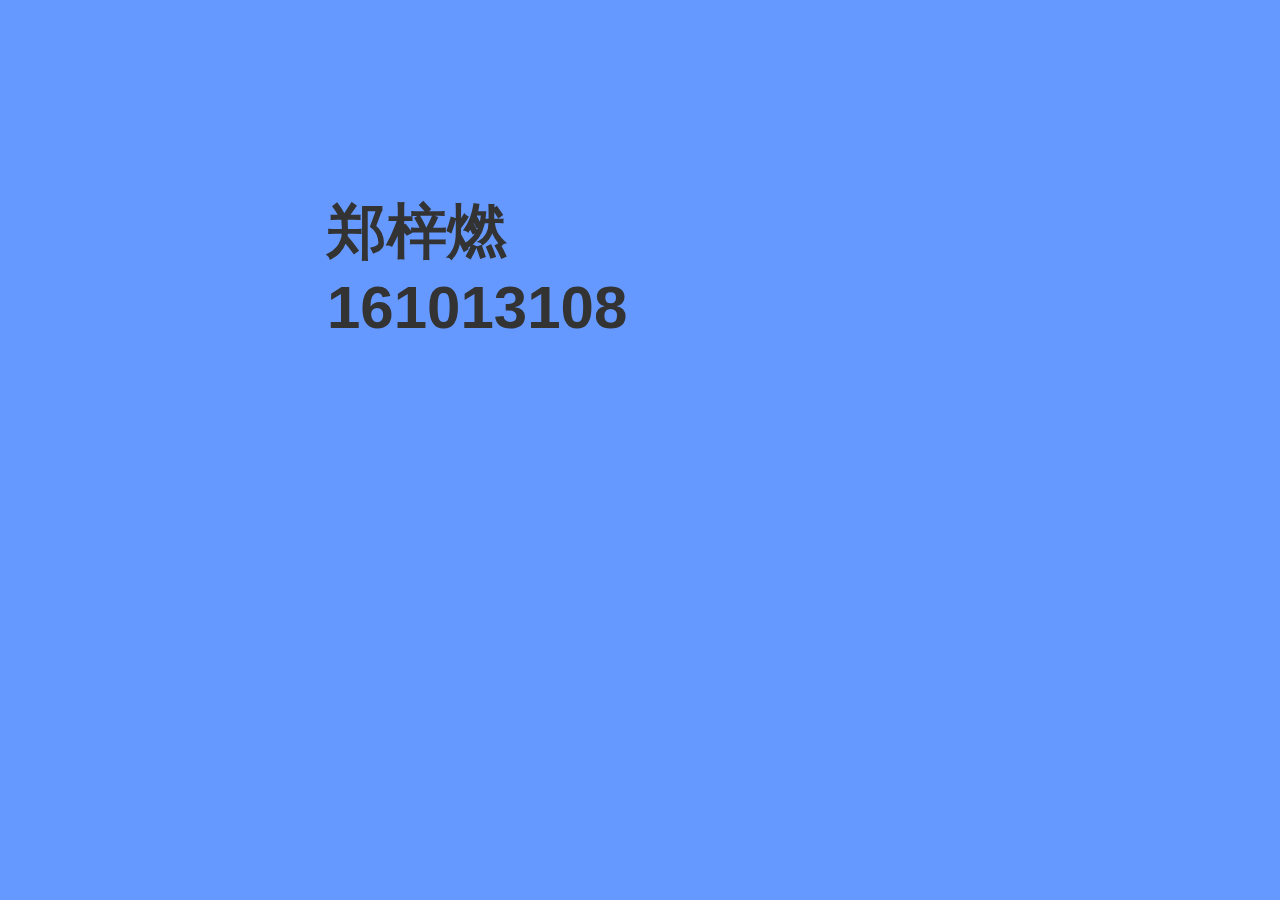
<file: index.html>
﻿<!DOCTYPE html>
<html>
  <head>
    <title>index</title>
    <meta http-equiv="X-UA-Compatible" content="IE=edge"/>
    <meta http-equiv="content-type" content="text/html; charset=utf-8"/>
    <meta name="apple-mobile-web-app-capable" content="yes"/>
    <link href="resources/css/jquery-ui-themes.css" type="text/css" rel="stylesheet"/>
    <link href="resources/css/axure_rp_page.css" type="text/css" rel="stylesheet"/>
    <link href="data/styles.css" type="text/css" rel="stylesheet"/>
    <link href="files/index/styles.css" type="text/css" rel="stylesheet"/>
    <script src="resources/scripts/jquery-1.7.1.min.js"></script>
    <script src="resources/scripts/jquery-ui-1.8.10.custom.min.js"></script>
    <script src="resources/scripts/prototypePre.js"></script>
    <script src="data/document.js"></script>
    <script src="resources/scripts/prototypePost.js"></script>
    <script src="files/index/data.js"></script>
    <script type="text/javascript">
      $axure.utils.getTransparentGifPath = function() { return 'resources/images/transparent.gif'; };
      $axure.utils.getOtherPath = function() { return 'resources/Other.html'; };
      $axure.utils.getReloadPath = function() { return 'resources/reload.html'; };
    </script>
  </head>
  <body>
    <div id="base" class="">

      <!-- Unnamed (矩形) -->
      <div id="u0" class="ax_default label">
        <div id="u0_div" class=""></div>
        <div id="u0_text" class="text ">
          <p><span>郑梓燃</span></p><p><span>161013108</span></p>
        </div>
      </div>
    </div>
  </body>
</html>
</file>
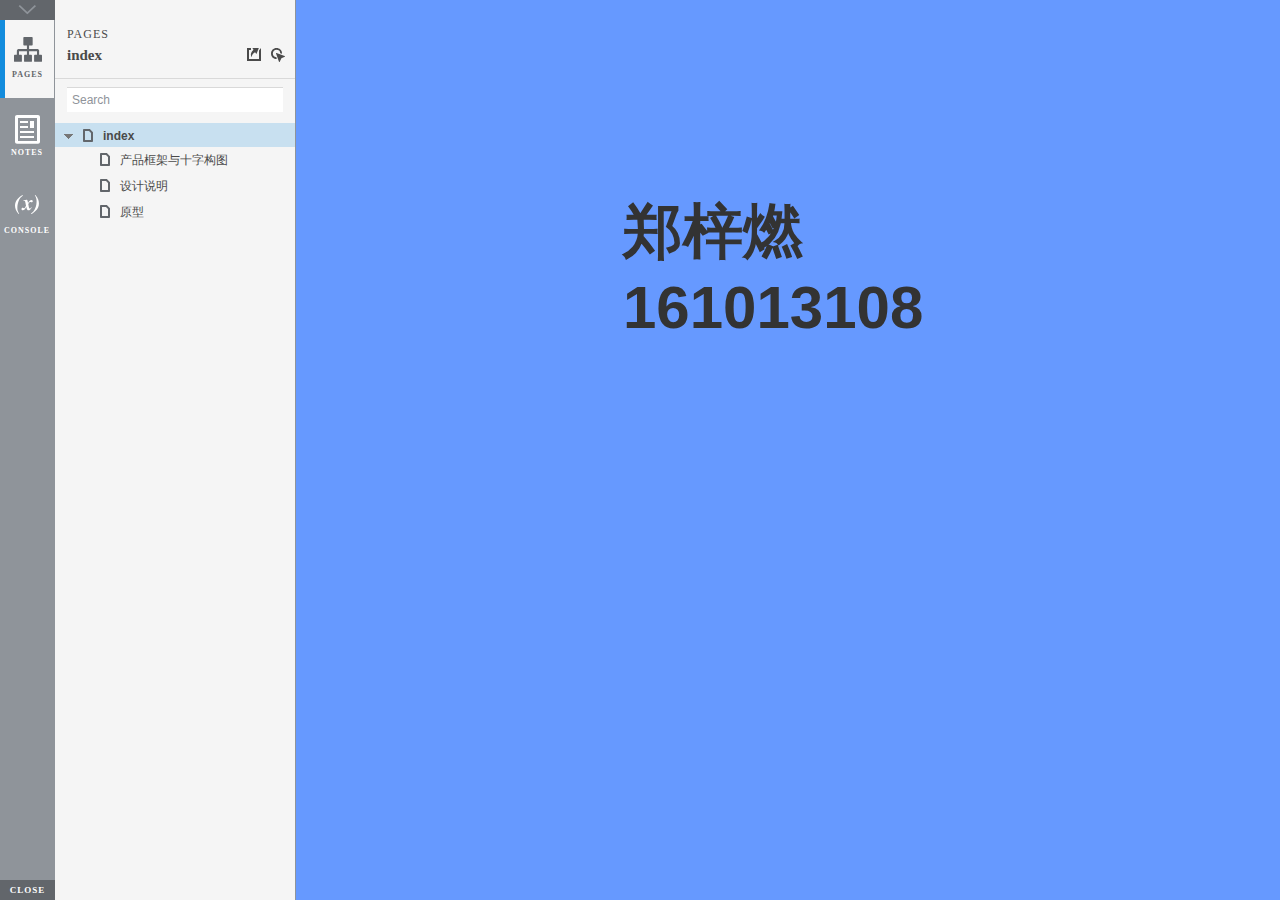
<file: start.html>
<!DOCTYPE html>
<html xmlns="http://www.w3.org/1999/xhtml" xml:lang="en" lang="en">
<head>
    <title>Untitled Document</title>
    <meta http-equiv="X-UA-Compatible" content="IE=edge"/>
    <meta http-equiv="content-type" content="text/html; charset=utf-8" />
    <meta name="viewport" content="width=device-width, initial-scale=1.0" />
    <meta name="apple-mobile-web-app-capable" content="yes" />
    <link type="text/css" href="resources/css/reset.css" rel="Stylesheet" />
    <link type="text/css" href="resources/css/default.css" rel="Stylesheet" />
    <!--<link href='https://fonts.googleapis.com/css?family=Nunito:300' rel='stylesheet' type='text/css'>-->

    <script type="text/javascript">
        if (location.href.toString().indexOf('file://localhost/') == 0) {
            location.href = location.href.toString().replace('file://localhost/', 'file:///');
        }
    </script>

    <!-- 8.0.0.3379 -->
<script src="resources/scripts/jquery-1.7.1.min.js"></script>
<script src="resources/scripts/startPre.js"></script>
<script src="data/document.js"></script>

    <style type="text/css">

#outerContainer {
	width:1000px;
	height:1500px;
}

.vsplitbar {
    width: 3px;
    /*background: #B9B9B9;*/
    border-right: 1px solid #8f949a;
}

.vsplitbar:hover, .vsplitbar.active {
    background: #8f949a;
}

#rightPanel {
    background-color: White;
}

/*#leftPanel {
    min-width: 120px;
}*/

.splitterMask {
   position:absolute;
   top: 0;
   left: 0;
   width: 100%;
   height: 100%;
   overflow: hidden;
   background-image: url(resources/images/transparent.gif);
   z-index: 20000;
}

    </style>
    <script type="text/javascript" language="JavaScript"><!--
        var SITEMAP_COLLAPSE_VAR_NAME = 'c';
        var PLUGIN_VAR_NAME = 'g';
        var FOOTNOTES_VAR_NAME = 'fn';
        var ADAPTIVE_VIEW_VAR_NAME = 'view';
        var lastLeftPanelWidth = 295;
        var toolBarOnly = true;

        // isolate scope
        (function() {
            setUpController();
            
            var configuration = $axure.document.configuration;
            var _settings = {};
            _settings.projectId = configuration.prototypeId;
            _settings.isAxshare = configuration.isAxshare;
            _settings.loadFeedbackPlugin = configuration.loadFeedbackPlugin;
            var cHash = getHashStringVar(SITEMAP_COLLAPSE_VAR_NAME);
            _settings.startCollapsed = cHash == "1";
            if(cHash == "2") closePlayer();
            var gHash = getHashStringVar(PLUGIN_VAR_NAME);
            if(gHash == "") gHash = 1;
            _settings.startPluginGid = gHash;

            $axure.player.settings = _settings;

            $(window).bind('load', function() {
                if(CHROME_5_LOCAL && !$('body').attr('pluginDetected')) {
                    window.location = 'resources/chrome/chrome.html';
                }
            });

            $(document).ready(function() {
                $axure.page.bind('load.start', mainFrame_onload);
                $axure.messageCenter.addMessageListener(messageCenter_message);

                $(document).on('pluginShown', function (event, data) {
                    setVarInCurrentUrlHash('g', data ? data : '');
                });

                $(document).on('pluginCreated', function(event, data) {
                    if($axure.player.settings.startPluginGid == data) {
                        $axure.player.showPlugin(data);
                    }
                });

                if($axure.player.settings.loadFeedbackPlugin) {
                    if($axure.player.settings.isAxshare) {
                        $axure.utils.loadJS('/Scripts/plugins/feedback/feedback8.js');
                    } else {
                        $axure.utils.loadJS('http://share.axure.com/Scripts/plugins/feedback/feedback8.js');
                    }
                }

                if(navigator.userAgent.indexOf("MSIE") >= 0) $('#outerContainer').width('100%');
                initialize();
                if($axure.player.settings.startCollapsed) $('#outerContainer').splitter({ sizeLeft: 0 });
                else $('#outerContainer').splitter({ sizeLeft: lastLeftPanelWidth });
                $('#leftPanel').width(lastLeftPanelWidth);
                
                $(window).resize(function() { resizeContent(); });

                $('#maximizePanelContainer').hide();

                initializeLogo();

                $(window).resize();
                resizeContent();
                
                $axure.player.collapseToBar();

                if($axure.player.settings.startCollapsed) {
                    collapse();
                    $('#leftPanel').width(0);
                }

                if(MOBILE_DEVICE) {
                    $('#interfaceControlFrameMinimizeContainer').height('45px');
                    $('#interfaceControlFrameMinimizeContainer a').height('45px');
                    $('#interfaceControlFrameHeaderContainer').css('margin-top','45px');
                    $('#interfaceControlFrameCloseContainer a').css('padding','10px 0px');
                    $('#maximizePanelContainer').height('45px');//.css('top','inherit').css('bottom','0px');

                    $('body').removeClass('hashover');

                    if(IOS) {
                        $('#rightPanel').css('overflow', 'auto').css('-webkit-overflow-scrolling', 'touch').css('-ms-overflow-x', 'hidden');

                        window.addEventListener("orientationchange", function() {
                            var viewport = document.querySelector("meta[name=viewport]");
                            //so iOS doesn't zoom when switching back to portrait
                            viewport.setAttribute('content', 'width=device-width, initial-scale=1.0, maximum-scale=1.0');
                            viewport.setAttribute('content', 'width=device-width, initial-scale=1.0');
                            resizeContent();
                        }, false);

                        $axure.page.bind('load.start', function() {
                            resizeContent();
                        });
                    }
                }

            });

            function initialize() {
                var legacyQString = getQueryString("Page");
                if (legacyQString.length > 0) {
                    location.href = location.href.substring(0, location.href.indexOf("?")) + "#p=" + legacyQString;
                    return;
                }

                var mainFrame = document.getElementById("mainFrame");
                //if it's local file on safari, test if we can access mainframe after its loaded
                if(SAFARI && document.location.href.indexOf('file://') >= 0) {
                    $(mainFrame).load(function () {
                        var canAccess;
                        try {
                            var mainFrameWindow = mainFrame.contentWindow || mainFrame.contentDocument;
                            mainFrameWindow['safari_file_CORS'] = 'Y';
                            canAccess = mainFrameWindow['safari_file_CORS'] === 'Y';
                        } catch(err) {
                            canAccess = false;
                        }

                        if(!canAccess) window.location = 'resources/chrome/safari.html';
                    });
                }

                mainFrame.contentWindow.location.href = getInitialUrl();
            }

            function initializeLogo() {
                if($axure.document.configuration.logoImagePath) {
                    var image = new Image();
                    image.onload = function() {
                        $('#logoImage').css('max-width', this.width + 'px');
                        $axure.player.resizeContent();
                    };
                    image.src = $axure.document.configuration.logoImagePath;
                
                    $('#interfaceControlFrameLogoImageContainer').html('<img id="logoImage" src="" />');
                    $('#logoImage').attr('src', $axure.document.configuration.logoImagePath).load(function() { resizeContent(); });
                } else $('#interfaceControlFrameLogoImageContainer').hide();

                if ($axure.document.configuration.logoImageCaption) {
                    $('#interfaceControlFrameLogoCaptionContainer').html($axure.document.configuration.logoImageCaption);
                } else $('#interfaceControlFrameLogoCaptionContainer').hide();

                if(!$('#interfaceControlFrameLogoImageContainer').is(':visible') && !$('#interfaceControlFrameLogoCaptionContainer').is(':visible')) {
                    $('#interfaceControlFrameLogoContainer').hide();
                }
            }

            var resizeContent = $axure.player.resizeContent = function() {
                var newHeight = $(window).height();
                var newWidth = $(window).width();

                var controlContainerHeight = newHeight;// - 30;
                if($('#interfaceControlFrameLogoContainer').is(':visible')) controlContainerHeight -= $('#interfaceControlFrameLogoContainer').outerHeight();// + 16;

                $('#outerContainer').height(newHeight).width(newWidth);
                $('.vsplitbar').height(newHeight);
                $('#leftPanel').height(newHeight);
                $('#interfaceControlFrame').height(newHeight);
                $('#interfaceControlFrameContainer').height(newHeight);
                $('#interfaceControlFrameHostContainer').height(controlContainerHeight);

                $('#rightPanel').height(newHeight);
                $('#mainFrame').height(newHeight);

                if($('#leftPanel').is(':visible')) $('#rightPanel').width($(window).width() - $('#leftPanel').width() - 1);// $('.vsplitbar').width());
                else $('#rightPanel').width($(window).width());

                $(document).trigger('ContainerHeightChange',[controlContainerHeight]);

                if(MOBILE_DEVICE) {
                    if(!(getHashStringVar(ADAPTIVE_VIEW_VAR_NAME).length > 0)) $axure.messageCenter.postMessage('setAdaptiveViewForSize', {'width':newWidth, 'height':$('#rightPanel').height()});
                }
            }

            var collapseToBar = $axure.player.collapseToBar = function() {
                lastLeftPanelWidth = $('#leftPanel').width();
                $('#leftPanel').width('55px');
                $('.vsplitbar').hide();
                $('#rightPanel').width($(window).width() - $('#leftPanel').width());
                $(window).resize();
                $('#outerContainer').trigger('resize');
                toolBarOnly = true;
            }

            var expandFromBar = $axure.player.expandFromBar = function() {
                if($('.vsplitbar').is(':visible')) return;

                $('#leftPanel').width(lastLeftPanelWidth);
                $('.vsplitbar').show();
                $('#rightPanel').width($(window).width() - $('#leftPanel').width() - 1);// $('.vsplitbar').width());
                $(window).resize();
                $('#outerContainer').trigger('resize');
                toolBarOnly = false;
            }

        })();

        function messageCenter_message(message, data) {
            if(message == 'expandFrame') expand();
            else if(message == 'getCollapseFrameOnLoad' && $axure.player.settings.startCollapsed && !MOBILE_DEVICE) $axure.messageCenter.postMessage('collapseFrameOnLoad');
        }

        
        function getInitialUrl() {
            var pageName = getHashStringVar("p");
            if(pageName.length > 0) return pageName + ".html";
            else {
                var url = getFirstPageUrl($axure.document.sitemap.rootNodes);
                return (url ? url : "about:blank");
            }
        }

        function getFirstPageUrl(nodes) {
            for (var i = 0; i < nodes.length; i++) {
                var node = nodes[i];
                if (node.url) return node.url;
                else {
                    var hasChildren = (node.children && node.children.length > 0);
                    if (hasChildren) {
                        var url = getFirstPageUrl(node.children);
                        if (url) return url;
                    }
                }
            }
            return null;
        }

        function closePlayer() {
            if($axure.page.location) window.location.href = $axure.page.location;
            else {
                var pageFile = getInitialUrl();
                var currentLocation = window.location.toString();
                window.location.href = currentLocation.substr(0, currentLocation.lastIndexOf("/") + 1) + pageFile;
            }
        }

        function replaceHash(newHash) {
            var currentLocWithoutHash = window.location.toString().split('#')[0];

            //We use replace so that every hash change doesn't get appended to the history stack.
            //We use replaceState in browsers that support it, else replace the location
            if(typeof window.history.replaceState != 'undefined') {
                try {
                    //Chrome 45 (Version 45.0.2454.85 m) started throwing an error here when generated locally (this only happens with sitemap open) which broke all interactions.
                    //try catch breaks the url adjusting nicely when the sitemap is open, but all interactions and forward and back buttons work.
                    //Uncaught SecurityError: Failed to execute 'replaceState' on 'History': A history state object with URL 'file:///C:/Users/Ian/Documents/Axure/HTML/Untitled/start.html#p=home' cannot be created in a document with origin 'null'.
                    window.history.replaceState(null, null, currentLocWithoutHash + newHash);
                } catch(ex) {}
            } else {
                window.location.replace(currentLocWithoutHash + newHash);
            }
        }

        function collapse() {
            setVarInCurrentUrlHash('c', 1);
            if(!toolBarOnly) lastLeftPanelWidth = $('#leftPanel').width();

            $('#maximizePanelContainer').show();
            $('#leftPanel').hide();
            $('.vsplitbar').hide();
            $('#rightPanel').width($(window).width());
            $(window).resize();
            $('#outerContainer').trigger('resize');

            $(document).trigger('sidebarCollapse');

            if(MOBILE_DEVICE) {
                $('#maximizePanelContainer').animate({
                    top:$('#rightPanel').height() - $('#maximizePanelContainer').height()
                }, 300, 'swing', function() {
                    $('#maximizePanelContainer').css('top', 'inherit').css('bottom', '0px');
                });
            }
        }

        function expand() {
            if(MOBILE_DEVICE) {
                $('#maximizePanelContainer').css('top', '0px').css('bottom', 'inherit');
            }

            deleteVarFromCurrentUrlHash('c');
            $('#maximizePanelContainer').hide();
            $('#leftPanel').width(lastLeftPanelWidth);
            $('#leftPanel').show();
            if(!toolBarOnly) {
                $('.vsplitbar').show();
                $('#rightPanel').width($(window).width() - $('#leftPanel').width() - 1);
            } else {
                $axure.player.collapseToBar();
            }
            $(window).resize();
            $('#outerContainer').trigger('resize');

            $(document).trigger('sidebarExpanded');
        }


        function mainFrame_onload() {
            if($axure.page.pageName) document.title = $axure.page.pageName;
        }

        function getQueryString(query) {
            var qstring = self.location.href.split("?");
            if(qstring.length < 2) return "";
            return GetParameter(qstring, query);
        }
        
        function GetParameter(qstring, query) {
            var prms = qstring[1].split("&");
            var frmelements = new Array();
            var currprmeter, querystr = "";

            for(var i = 0; i < prms.length; i++) {
                currprmeter = prms[i].split("=");
                frmelements[i] = new Array();
                frmelements[i][0] = currprmeter[0];
                frmelements[i][1] = currprmeter[1];
            }

            for(j = 0; j < frmelements.length; j++) {
                if(frmelements[j][0].toLowerCase() == query.toLowerCase()) {
                    querystr = frmelements[j][1];
                    break;
                }
            }
            return querystr;
        }
        
        function getHashStringVar(query) {
            var qstring = self.location.href.split("#");
            if(qstring.length < 2) return "";
            return GetParameter(qstring, query);
        }

        function setHashStringVar(currentHash, varName, varVal) {
            var varWithEqual = varName + '=';
            var poundVarWithEqual = varVal === '' ? '' :  '#' + varName + '=' + varVal;
            var ampVarWithEqual = varVal === '' ? '' :  '&' + varName + '=' + varVal;
            var hashToSet = '';

            var pageIndex = currentHash.indexOf('#' + varWithEqual);
            if(pageIndex == -1) pageIndex = currentHash.indexOf('&' + varWithEqual);
            if(pageIndex != -1) {
                var newHash = currentHash.substring(0, pageIndex);

                newHash = newHash == '' ? poundVarWithEqual : newHash + ampVarWithEqual;

                var ampIndex = currentHash.indexOf('&', pageIndex + 1);
                if(ampIndex != -1) {
                    newHash = newHash == '' ? '#' + currentHash.substring(ampIndex + 1) : newHash + currentHash.substring(ampIndex);
                }
                hashToSet = newHash;
            } else if(currentHash.indexOf('#') != -1) {
                hashToSet = currentHash + ampVarWithEqual;
            } else {
                hashToSet = poundVarWithEqual;
            }

            if(hashToSet != '' || varVal == '') {
                return hashToSet;
            }

            return null;
        }

        function setVarInCurrentUrlHash(varName, varVal) {
            var newHash = setHashStringVar(window.location.hash, varName, varVal);

            if(newHash != null) {
                replaceHash(newHash);
            }
        }

        function deleteHashStringVar(currentHash, varName) {
            var varWithEqual = varName + '=';

            var pageIndex = currentHash.indexOf('#' + varWithEqual);
            if(pageIndex == -1) pageIndex = currentHash.indexOf('&' + varWithEqual);
            if(pageIndex != -1) {
                var newHash = currentHash.substring(0, pageIndex);

                var ampIndex = currentHash.indexOf('&', pageIndex + 1);

                //IF begin of string....if none blank, ELSE # instead of & and rest
                //IF in string....prefix + if none blank, ELSE &-rest
                if(newHash == '') { //beginning of string
                    newHash = ampIndex != -1 ? '#' + currentHash.substring(ampIndex + 1) : '';
                } else { //somewhere in the middle
                    newHash = newHash + (ampIndex != -1 ? currentHash.substring(ampIndex) : '');
                }

                return newHash;
            }

            return null;
        }

        function deleteVarFromCurrentUrlHash(varName) {
            var newHash = deleteHashStringVar(window.location.hash, varName);

            if(newHash != null) {
                replaceHash(newHash);
            }
        }
    --></script>
    
    <link type="text/css" rel="Stylesheet" href="plugins/sitemap/styles/sitemap.css" />
    <link type="text/css" rel="Stylesheet" href="plugins/page_notes/styles/page_notes.css" />
    <link type="text/css" rel="Stylesheet" href="plugins/debug/styles/debug.css" />
    <script src="resources/scripts/startPost.js"></script>


    <!--<link type="text/css" rel="Stylesheet" href="plugins/recordplay/styles/recordplay.css" />
    <script type="text/javascript" src="plugins/recordplay/recordplay.js"></script>-->
    

</head>
<body scroll="no" class="hashover">
    <div id="outerContainer">

        <div id="leftPanel">
            <div id="interfaceControlFrame">
                <div id="interfaceControlFrameMinimizeContainer">
                    <a title="Collapse" id="interfaceControlFrameMinimizeButton" onclick="collapse();">&nbsp;</a>
                </div>
                <div id="interfaceControlFrameHeaderContainer">
                    <ul id="interfaceControlFrameHeader"></ul>
                </div>
                <div id="interfaceControlFrameContainer">
                    <div id="interfaceControlFrameLogoContainer">
                        <div id="interfaceControlFrameLogoImageContainer"></div>
                        <div id="interfaceControlFrameLogoCaptionContainer"></div>
                    </div>
                    <div id="interfaceControlFrameHostContainer">
                    </div>
                </div>
                <div id="interfaceControlFrameCloseContainer">
                    <a title="Close" id="interfaceControlFrameCloseButton" onclick="closePlayer();">CLOSE</a>
                </div>
            </div>
        </div>
        <div id="rightPanel">
            <iframe id="mainFrame" name="mainFrame" width="100%" height="100%" src="" frameborder="0" style="display: block;" webkitallowfullscreen mozallowfullscreen allowfullscreen></iframe>
        </div>

    </div>

    <div id="maximizePanelContainer">
        <iframe id="expandFrame" src="resources/expand.html" width="100%" height="100%" scrolling="no" allowtransparency="true" frameborder="0"></iframe>
    </div>

</body>
</html>
</file>
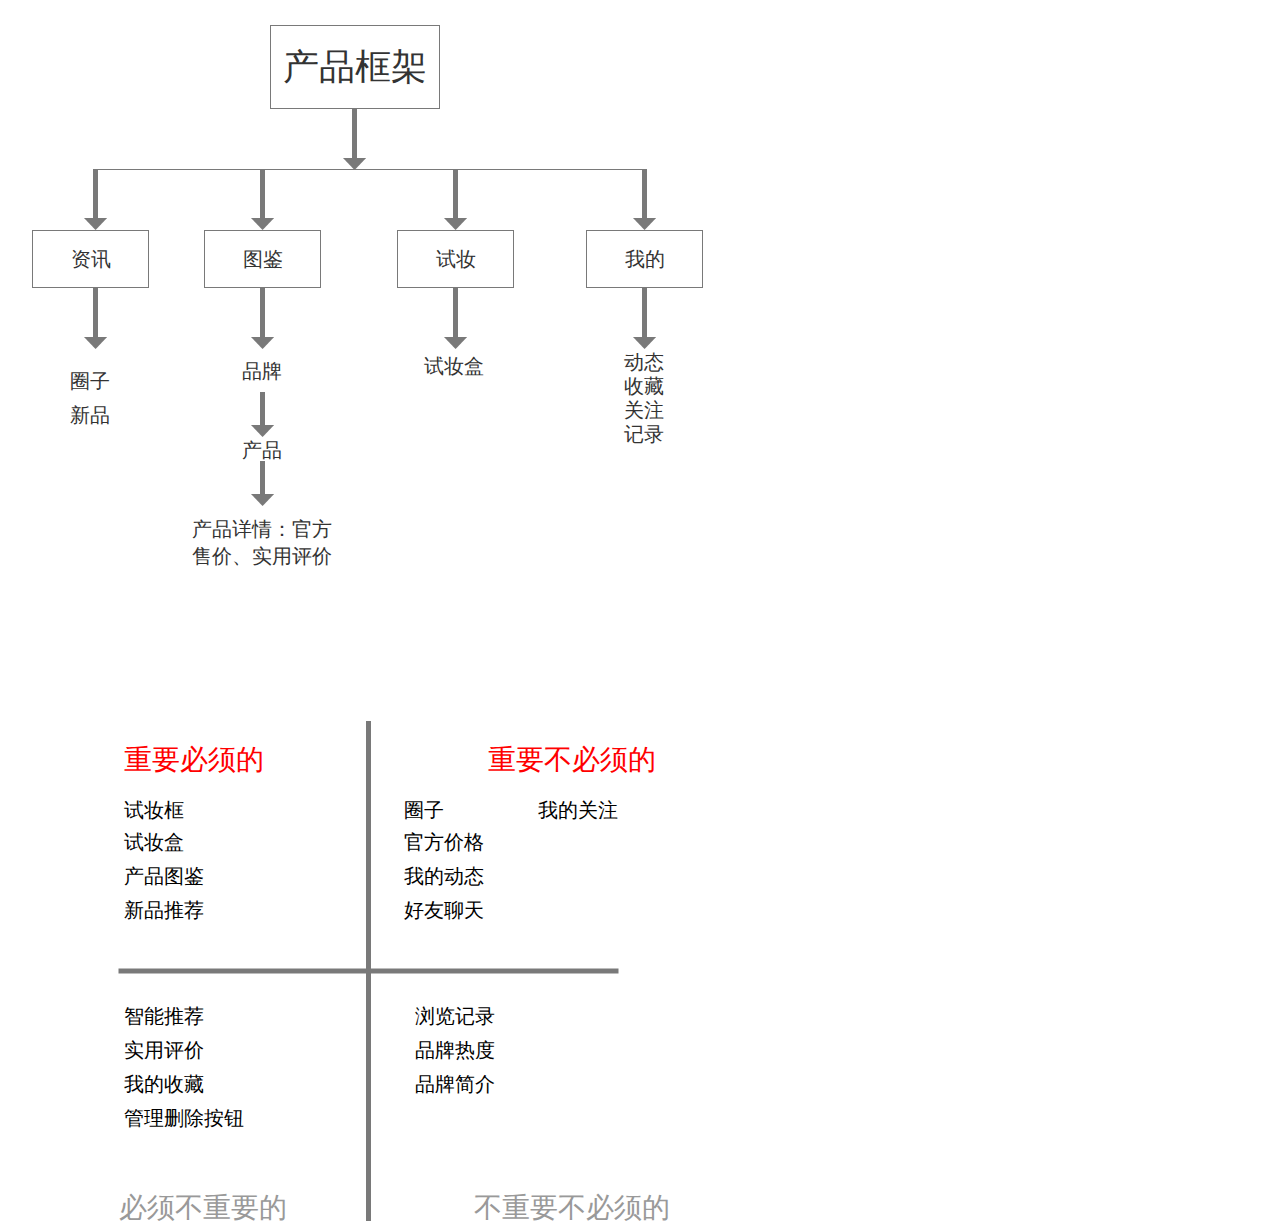
<file: 产品框架与十字构图.html>
﻿<!DOCTYPE html>
<html>
  <head>
    <title>产品框架与十字构图</title>
    <meta http-equiv="X-UA-Compatible" content="IE=edge"/>
    <meta http-equiv="content-type" content="text/html; charset=utf-8"/>
    <meta name="apple-mobile-web-app-capable" content="yes"/>
    <link href="resources/css/jquery-ui-themes.css" type="text/css" rel="stylesheet"/>
    <link href="resources/css/axure_rp_page.css" type="text/css" rel="stylesheet"/>
    <link href="data/styles.css" type="text/css" rel="stylesheet"/>
    <link href="files/产品框架与十字构图/styles.css" type="text/css" rel="stylesheet"/>
    <script src="resources/scripts/jquery-1.7.1.min.js"></script>
    <script src="resources/scripts/jquery-ui-1.8.10.custom.min.js"></script>
    <script src="resources/scripts/prototypePre.js"></script>
    <script src="data/document.js"></script>
    <script src="resources/scripts/prototypePost.js"></script>
    <script src="files/产品框架与十字构图/data.js"></script>
    <script type="text/javascript">
      $axure.utils.getTransparentGifPath = function() { return 'resources/images/transparent.gif'; };
      $axure.utils.getOtherPath = function() { return 'resources/Other.html'; };
      $axure.utils.getReloadPath = function() { return 'resources/reload.html'; };
    </script>
  </head>
  <body>
    <div id="base" class="">

      <!-- Unnamed (矩形) -->
      <div id="u1" class="ax_default box_1">
        <div id="u1_div" class=""></div>
        <div id="u1_text" class="text ">
          <p><span>产品框架</span></p>
        </div>
      </div>

      <!-- Unnamed (矩形) -->
      <div id="u2" class="ax_default box_1">
        <div id="u2_div" class=""></div>
        <div id="u2_text" class="text ">
          <p><span>资讯</span></p>
        </div>
      </div>

      <!-- Unnamed (矩形) -->
      <div id="u3" class="ax_default box_1">
        <div id="u3_div" class=""></div>
        <div id="u3_text" class="text ">
          <p><span>图鉴</span></p>
        </div>
      </div>

      <!-- Unnamed (矩形) -->
      <div id="u4" class="ax_default box_1">
        <div id="u4_div" class=""></div>
        <div id="u4_text" class="text ">
          <p><span>我的</span></p>
        </div>
      </div>

      <!-- Unnamed (矩形) -->
      <div id="u5" class="ax_default box_1">
        <div id="u5_div" class=""></div>
        <div id="u5_text" class="text ">
          <p><span>试妆</span></p>
        </div>
      </div>

      <!-- Unnamed (水平线) -->
      <div id="u6" class="ax_default line">
        <img id="u6_img" class="img " src="images/产品框架与十字构图/u6.png"/>
      </div>

      <!-- Unnamed (垂直线) -->
      <div id="u7" class="ax_default arrow">
        <img id="u7_img" class="img " src="images/产品框架与十字构图/u7.png"/>
      </div>

      <!-- Unnamed (垂直线) -->
      <div id="u8" class="ax_default arrow">
        <img id="u8_img" class="img " src="images/产品框架与十字构图/u7.png"/>
      </div>

      <!-- Unnamed (垂直线) -->
      <div id="u9" class="ax_default arrow">
        <img id="u9_img" class="img " src="images/产品框架与十字构图/u7.png"/>
      </div>

      <!-- Unnamed (垂直线) -->
      <div id="u10" class="ax_default arrow">
        <img id="u10_img" class="img " src="images/产品框架与十字构图/u7.png"/>
      </div>

      <!-- Unnamed (垂直线) -->
      <div id="u11" class="ax_default arrow">
        <img id="u11_img" class="img " src="images/产品框架与十字构图/u7.png"/>
      </div>

      <!-- Unnamed (矩形) -->
      <div id="u12" class="ax_default label">
        <div id="u12_div" class=""></div>
        <div id="u12_text" class="text ">
          <p><span>圈子</span></p>
        </div>
      </div>

      <!-- Unnamed (矩形) -->
      <div id="u13" class="ax_default label">
        <div id="u13_div" class=""></div>
        <div id="u13_text" class="text ">
          <p><span>新品</span></p>
        </div>
      </div>

      <!-- Unnamed (垂直线) -->
      <div id="u14" class="ax_default arrow">
        <img id="u14_img" class="img " src="images/产品框架与十字构图/u7.png"/>
      </div>

      <!-- Unnamed (矩形) -->
      <div id="u15" class="ax_default label">
        <div id="u15_div" class=""></div>
        <div id="u15_text" class="text ">
          <p><span>品牌</span></p>
        </div>
      </div>

      <!-- Unnamed (矩形) -->
      <div id="u16" class="ax_default label">
        <div id="u16_div" class=""></div>
        <div id="u16_text" class="text ">
          <p><span>产品</span></p>
        </div>
      </div>

      <!-- Unnamed (垂直线) -->
      <div id="u17" class="ax_default arrow">
        <img id="u17_img" class="img " src="images/产品框架与十字构图/u17.png"/>
      </div>

      <!-- Unnamed (垂直线) -->
      <div id="u18" class="ax_default arrow">
        <img id="u18_img" class="img " src="images/产品框架与十字构图/u17.png"/>
      </div>

      <!-- Unnamed (矩形) -->
      <div id="u19" class="ax_default label">
        <div id="u19_div" class=""></div>
        <div id="u19_text" class="text ">
          <p><span>产品详情：官方</span></p><p><span>售价、实用评价</span></p>
        </div>
      </div>

      <!-- Unnamed (垂直线) -->
      <div id="u20" class="ax_default arrow">
        <img id="u20_img" class="img " src="images/产品框架与十字构图/u7.png"/>
      </div>

      <!-- Unnamed (矩形) -->
      <div id="u21" class="ax_default label">
        <div id="u21_div" class=""></div>
        <div id="u21_text" class="text ">
          <p><span>试妆盒</span></p>
        </div>
      </div>

      <!-- Unnamed (矩形) -->
      <div id="u22" class="ax_default label">
        <div id="u22_div" class=""></div>
        <div id="u22_text" class="text ">
          <p><span>动态</span></p>
        </div>
      </div>

      <!-- Unnamed (垂直线) -->
      <div id="u23" class="ax_default arrow">
        <img id="u23_img" class="img " src="images/产品框架与十字构图/u7.png"/>
      </div>

      <!-- Unnamed (矩形) -->
      <div id="u24" class="ax_default label">
        <div id="u24_div" class=""></div>
        <div id="u24_text" class="text ">
          <p><span>收藏</span></p>
        </div>
      </div>

      <!-- Unnamed (矩形) -->
      <div id="u25" class="ax_default label">
        <div id="u25_div" class=""></div>
        <div id="u25_text" class="text ">
          <p><span>关注</span></p>
        </div>
      </div>

      <!-- Unnamed (矩形) -->
      <div id="u26" class="ax_default label">
        <div id="u26_div" class=""></div>
        <div id="u26_text" class="text ">
          <p><span>记录</span></p>
        </div>
      </div>

      <!-- Unnamed (垂直线) -->
      <div id="u27" class="ax_default arrow">
        <img id="u27_img" class="img " src="images/产品框架与十字构图/u7.png"/>
      </div>

      <!-- Unnamed (组合) -->
      <div id="u28" class="ax_default" data-left="118.5" data-top="721" data-width="500" data-height="500">

        <!-- Unnamed (垂直线) -->
        <div id="u29" class="ax_default line">
          <img id="u29_img" class="img " src="images/产品框架与十字构图/u29.png"/>
        </div>

        <!-- Unnamed (垂直线) -->
        <div id="u30" class="ax_default line">
          <img id="u30_img" class="img " src="images/产品框架与十字构图/u29.png"/>
        </div>
      </div>

      <!-- Unnamed (矩形) -->
      <div id="u31" class="ax_default label">
        <div id="u31_div" class=""></div>
        <div id="u31_text" class="text ">
          <p><span>重要必须的</span></p>
        </div>
      </div>

      <!-- Unnamed (矩形) -->
      <div id="u32" class="ax_default label">
        <div id="u32_div" class=""></div>
        <div id="u32_text" class="text ">
          <p><span>重要不必须的</span></p>
        </div>
      </div>

      <!-- Unnamed (矩形) -->
      <div id="u33" class="ax_default label">
        <div id="u33_div" class=""></div>
        <div id="u33_text" class="text ">
          <p><span>不重要不必须的</span></p>
        </div>
      </div>

      <!-- Unnamed (矩形) -->
      <div id="u34" class="ax_default label">
        <div id="u34_div" class=""></div>
        <div id="u34_text" class="text ">
          <p><span>必须不重要的</span></p>
        </div>
      </div>

      <!-- Unnamed (矩形) -->
      <div id="u35" class="ax_default label">
        <div id="u35_div" class=""></div>
        <div id="u35_text" class="text ">
          <p><span>试妆框</span></p>
        </div>
      </div>

      <!-- Unnamed (矩形) -->
      <div id="u36" class="ax_default label">
        <div id="u36_div" class=""></div>
        <div id="u36_text" class="text ">
          <p><span>试妆盒</span></p>
        </div>
      </div>

      <!-- Unnamed (矩形) -->
      <div id="u37" class="ax_default label">
        <div id="u37_div" class=""></div>
        <div id="u37_text" class="text ">
          <p><span>产品图鉴</span></p>
        </div>
      </div>

      <!-- Unnamed (矩形) -->
      <div id="u38" class="ax_default label">
        <div id="u38_div" class=""></div>
        <div id="u38_text" class="text ">
          <p><span>智能推荐</span></p>
        </div>
      </div>

      <!-- Unnamed (矩形) -->
      <div id="u39" class="ax_default label">
        <div id="u39_div" class=""></div>
        <div id="u39_text" class="text ">
          <p><span>实用评价</span></p>
        </div>
      </div>

      <!-- Unnamed (矩形) -->
      <div id="u40" class="ax_default label">
        <div id="u40_div" class=""></div>
        <div id="u40_text" class="text ">
          <p><span>圈子</span></p>
        </div>
      </div>

      <!-- Unnamed (矩形) -->
      <div id="u41" class="ax_default label">
        <div id="u41_div" class=""></div>
        <div id="u41_text" class="text ">
          <p><span>官方价格</span></p>
        </div>
      </div>

      <!-- Unnamed (矩形) -->
      <div id="u42" class="ax_default label">
        <div id="u42_div" class=""></div>
        <div id="u42_text" class="text ">
          <p><span>我的动态</span></p>
        </div>
      </div>

      <!-- Unnamed (矩形) -->
      <div id="u43" class="ax_default label">
        <div id="u43_div" class=""></div>
        <div id="u43_text" class="text ">
          <p><span>新品推荐</span></p>
        </div>
      </div>

      <!-- Unnamed (矩形) -->
      <div id="u44" class="ax_default label">
        <div id="u44_div" class=""></div>
        <div id="u44_text" class="text ">
          <p><span>我的收藏</span></p>
        </div>
      </div>

      <!-- Unnamed (矩形) -->
      <div id="u45" class="ax_default label">
        <div id="u45_div" class=""></div>
        <div id="u45_text" class="text ">
          <p><span>管理删除按钮</span></p>
        </div>
      </div>

      <!-- Unnamed (矩形) -->
      <div id="u46" class="ax_default label">
        <div id="u46_div" class=""></div>
        <div id="u46_text" class="text ">
          <p><span>好友聊天</span></p>
        </div>
      </div>

      <!-- Unnamed (矩形) -->
      <div id="u47" class="ax_default label">
        <div id="u47_div" class=""></div>
        <div id="u47_text" class="text ">
          <p><span>浏览记录</span></p>
        </div>
      </div>

      <!-- Unnamed (矩形) -->
      <div id="u48" class="ax_default label">
        <div id="u48_div" class=""></div>
        <div id="u48_text" class="text ">
          <p><span>我的关注</span></p>
        </div>
      </div>

      <!-- Unnamed (矩形) -->
      <div id="u49" class="ax_default label">
        <div id="u49_div" class=""></div>
        <div id="u49_text" class="text ">
          <p><span>品牌热度</span></p>
        </div>
      </div>

      <!-- Unnamed (矩形) -->
      <div id="u50" class="ax_default label">
        <div id="u50_div" class=""></div>
        <div id="u50_text" class="text ">
          <p><span>品牌简介</span></p>
        </div>
      </div>
    </div>
  </body>
</html>
</file>
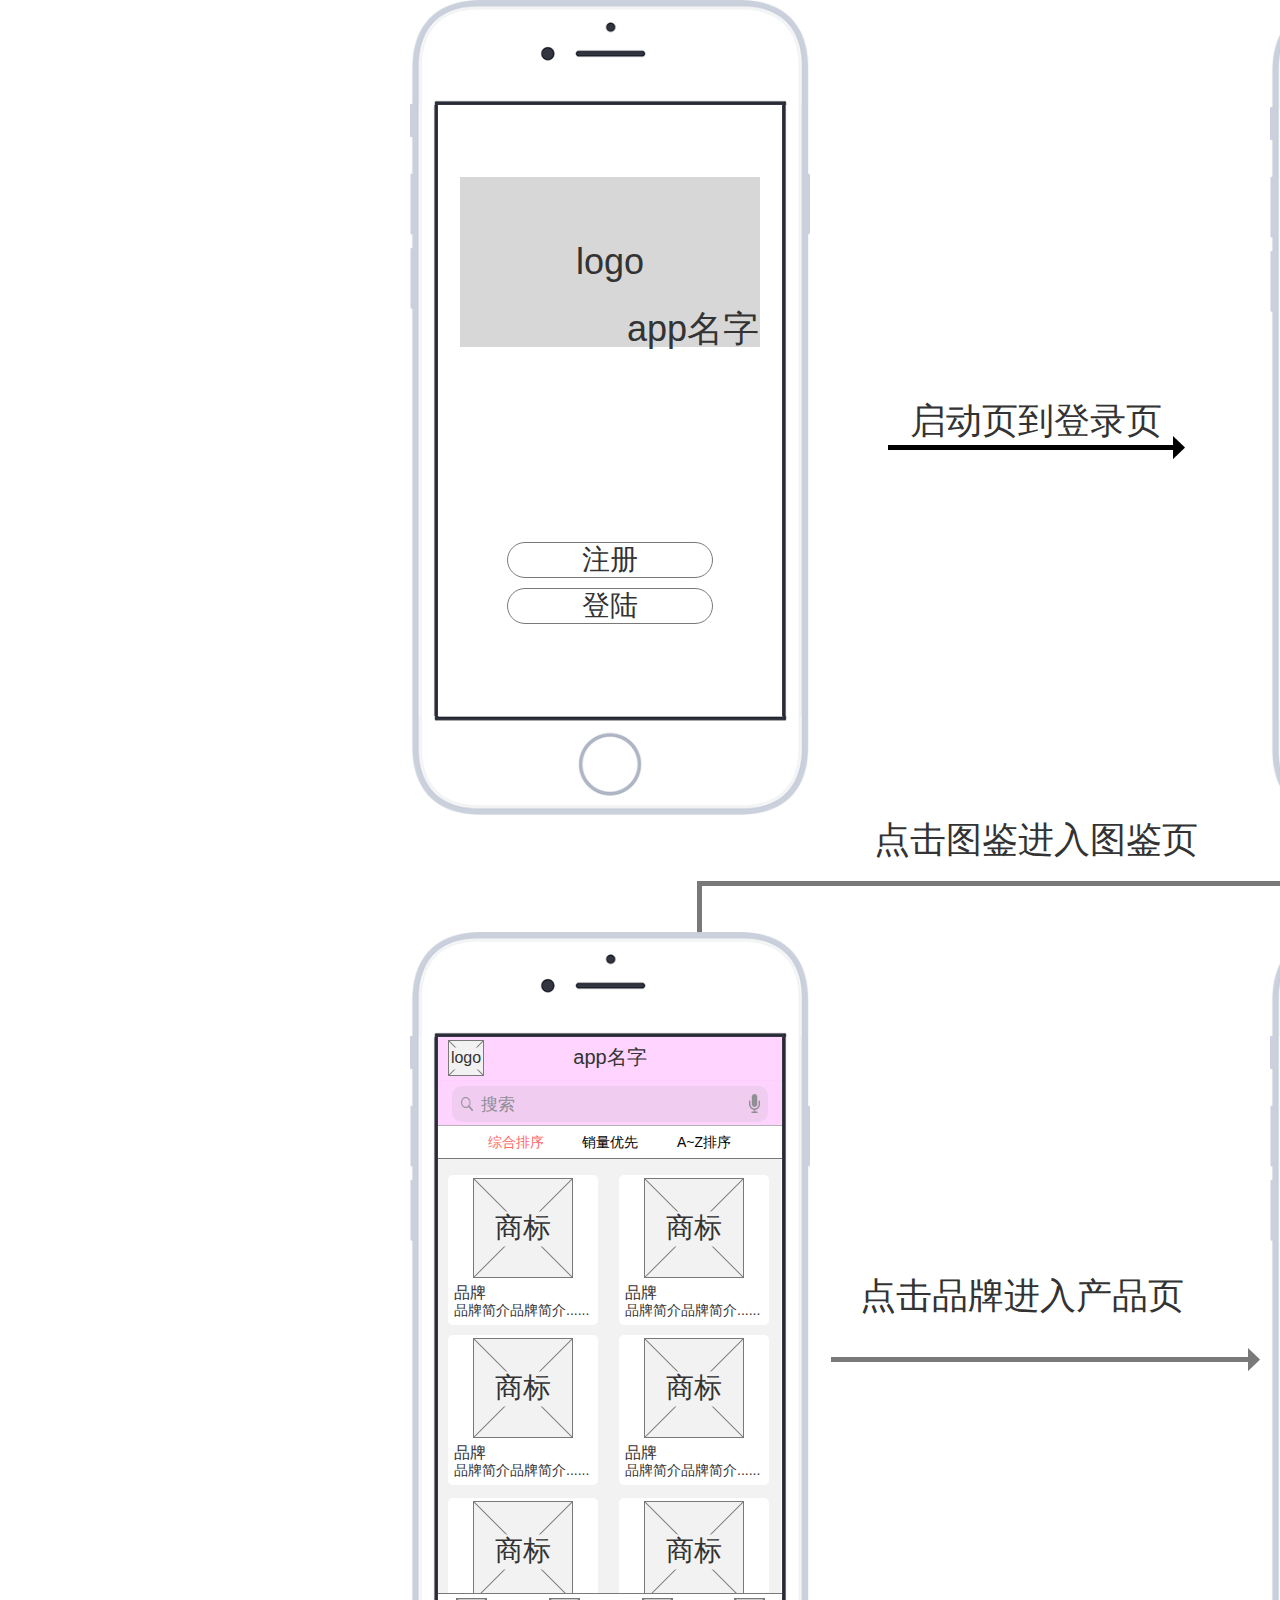
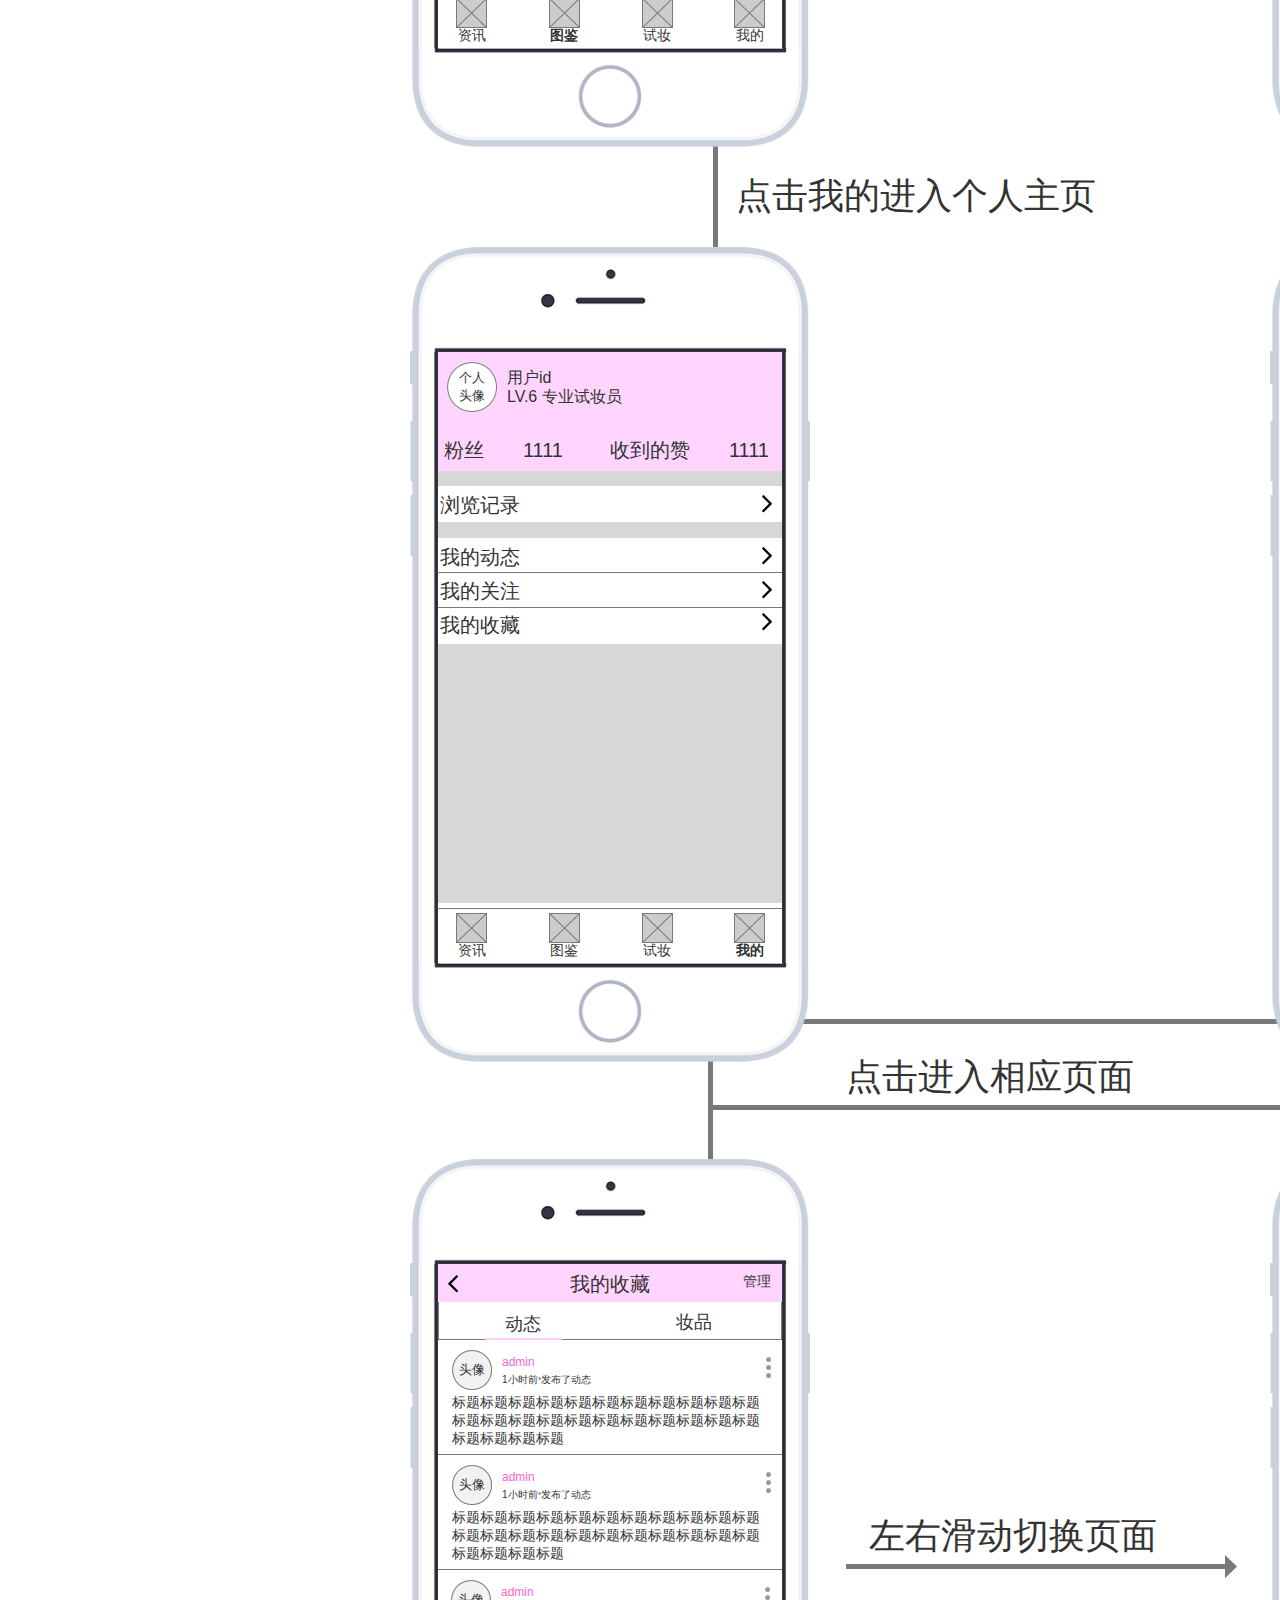
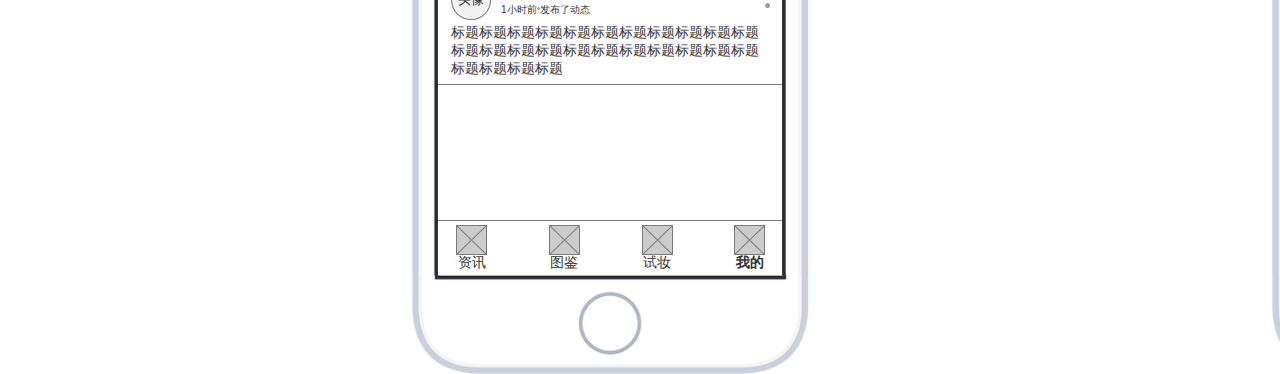
<file: 原型.html>
﻿<!DOCTYPE html>
<html>
  <head>
    <title>原型</title>
    <meta http-equiv="X-UA-Compatible" content="IE=edge"/>
    <meta http-equiv="content-type" content="text/html; charset=utf-8"/>
    <meta name="apple-mobile-web-app-capable" content="yes"/>
    <link href="resources/css/jquery-ui-themes.css" type="text/css" rel="stylesheet"/>
    <link href="resources/css/axure_rp_page.css" type="text/css" rel="stylesheet"/>
    <link href="data/styles.css" type="text/css" rel="stylesheet"/>
    <link href="files/原型/styles.css" type="text/css" rel="stylesheet"/>
    <script src="resources/scripts/jquery-1.7.1.min.js"></script>
    <script src="resources/scripts/jquery-ui-1.8.10.custom.min.js"></script>
    <script src="resources/scripts/prototypePre.js"></script>
    <script src="data/document.js"></script>
    <script src="resources/scripts/prototypePost.js"></script>
    <script src="files/原型/data.js"></script>
    <script type="text/javascript">
      $axure.utils.getTransparentGifPath = function() { return 'resources/images/transparent.gif'; };
      $axure.utils.getOtherPath = function() { return 'resources/Other.html'; };
      $axure.utils.getReloadPath = function() { return 'resources/reload.html'; };
    </script>
  </head>
  <body>
    <div id="base" class="">

      <!-- Unnamed (组合) -->
      <div id="u129" class="ax_default" data-left="1270" data-top="932" data-width="400" data-height="815">

        <!-- Unnamed (矩形) -->
        <div id="u130" class="ax_default box_2">
          <div id="u130_div" class=""></div>
        </div>

        <!-- Unnamed (椭圆形) -->
        <div id="u131" class="ax_default ellipse">
          <img id="u131_img" class="img " src="images/原型/u131.png"/>
          <div id="u131_text" class="text ">
            <p><span>商标</span></p>
          </div>
        </div>

        <!-- Unnamed (矩形) -->
        <div id="u132" class="ax_default label">
          <div id="u132_div" class=""></div>
          <div id="u132_text" class="text ">
            <p><span>品牌品牌</span></p>
          </div>
        </div>

        <!-- Unnamed (矩形) -->
        <div id="u133" class="ax_default label">
          <div id="u133_div" class=""></div>
          <div id="u133_text" class="text ">
            <p><span>品牌简介品牌简介......</span></p>
          </div>
        </div>

        <!-- Unnamed (组合) -->
        <div id="u134" class="ax_default" data-left="1521" data-top="1145" data-width="111" data-height="25">

          <!-- Unnamed (组合) -->
          <div id="u135" class="ax_default" data-left="1521" data-top="1145" data-width="111" data-height="25">

            <!-- Unnamed (矩形) -->
            <div id="u136" class="ax_default box_1">
              <div id="u136_div" class=""></div>
            </div>

            <!-- Unnamed (组合) -->
            <div id="u137" class="ax_default" data-left="1531" data-top="1150" data-width="60" data-height="15">

              <!-- Unnamed (图片) -->
              <div id="u138" class="ax_default image">
                <img id="u138_img" class="img " src="images/原型/u138.png"/>
              </div>

              <!-- Unnamed (矩形) -->
              <div id="u139" class="ax_default label">
                <div id="u139_div" class=""></div>
                <div id="u139_text" class="text ">
                  <p><span>收藏品牌</span></p>
                </div>
              </div>
            </div>

            <!-- Unnamed (垂直线) -->
            <div id="u140" class="ax_default line">
              <img id="u140_img" class="img " src="images/原型/u140.png"/>
            </div>
          </div>

          <!-- Unnamed (形状) -->
          <div id="u141" class="ax_default icon">
            <img id="u141_img" class="img " src="images/原型/u141.png"/>
          </div>
        </div>

        <!-- Unnamed (矩形) -->
        <div id="u142" class="ax_default label">
          <div id="u142_div" class=""></div>
          <div id="u142_text" class="text ">
            <p><span>品牌热度</span></p>
          </div>
        </div>

        <!-- Unnamed (组合) -->
        <div id="u143" class="ax_default" data-left="1365" data-top="1163" data-width="55" data-height="15">

          <!-- Unnamed (组合) -->
          <div id="u144" class="ax_default" data-left="1365" data-top="1163" data-width="15" data-height="15">

            <!-- Unnamed (图片) -->
            <div id="u145" class="ax_default refs-design-apple">
              <img id="u145_img" class="img " src="images/原型/u145.png"/>
            </div>

            <!-- Unnamed (矩形) -->
            <div id="u146" class="ax_default refs-design-apple">
              <div id="u146_div" class=""></div>
            </div>
          </div>

          <!-- Unnamed (组合) -->
          <div id="u147" class="ax_default" data-left="1375" data-top="1163" data-width="15" data-height="15">

            <!-- Unnamed (图片) -->
            <div id="u148" class="ax_default refs-design-apple">
              <img id="u148_img" class="img " src="images/原型/u145.png"/>
            </div>

            <!-- Unnamed (矩形) -->
            <div id="u149" class="ax_default refs-design-apple">
              <div id="u149_div" class=""></div>
            </div>
          </div>

          <!-- Unnamed (组合) -->
          <div id="u150" class="ax_default" data-left="1385" data-top="1163" data-width="15" data-height="15">

            <!-- Unnamed (图片) -->
            <div id="u151" class="ax_default refs-design-apple">
              <img id="u151_img" class="img " src="images/原型/u145.png"/>
            </div>

            <!-- Unnamed (矩形) -->
            <div id="u152" class="ax_default refs-design-apple">
              <div id="u152_div" class=""></div>
            </div>
          </div>

          <!-- Unnamed (组合) -->
          <div id="u153" class="ax_default" data-left="1395" data-top="1163" data-width="15" data-height="15">

            <!-- Unnamed (图片) -->
            <div id="u154" class="ax_default refs-design-apple">
              <img id="u154_img" class="img " src="images/原型/u145.png"/>
            </div>

            <!-- Unnamed (矩形) -->
            <div id="u155" class="ax_default refs-design-apple">
              <div id="u155_div" class=""></div>
            </div>
          </div>

          <!-- Unnamed (组合) -->
          <div id="u156" class="ax_default" data-left="1405" data-top="1163" data-width="15" data-height="15">

            <!-- Unnamed (图片) -->
            <div id="u157" class="ax_default refs-design-apple">
              <img id="u157_img" class="img " src="images/原型/u145.png"/>
            </div>

            <!-- Unnamed (矩形) -->
            <div id="u158" class="ax_default refs-design-apple">
              <div id="u158_div" class=""></div>
            </div>
          </div>
        </div>

        <!-- Unnamed (组合) -->
        <div id="u159" class="ax_default" data-left="1475" data-top="1236" data-width="150" data-height="190">

          <!-- Unnamed (矩形) -->
          <div id="u160" class="ax_default box_2">
            <div id="u160_div" class=""></div>
          </div>

          <!-- Unnamed (占位符) -->
          <div id="u161" class="ax_default placeholder">
            <img id="u161_img" class="img " src="images/原型/u161.png"/>
            <div id="u161_text" class="text ">
              <p><span>配图</span></p>
            </div>
          </div>

          <!-- Unnamed (矩形) -->
          <div id="u162" class="ax_default label">
            <div id="u162_div" class=""></div>
            <div id="u162_text" class="text ">
              <p><span>种类/名字/型号</span></p>
            </div>
          </div>

          <!-- Unnamed (矩形) -->
          <div id="u163" class="ax_default label">
            <div id="u163_div" class=""></div>
            <div id="u163_text" class="text ">
              <p><span>品牌简介品牌简介......</span></p>
            </div>
          </div>

          <!-- Unnamed (矩形) -->
          <div id="u164" class="ax_default label">
            <div id="u164_div" class=""></div>
            <div id="u164_text" class="text ">
              <p><span>官方价：</span><span style="color:#FF6666;">￥100</span></p>
            </div>
          </div>

          <!-- Unnamed (图片) -->
          <div id="u165" class="ax_default image">
            <img id="u165_img" class="img " src="images/原型/u165.png"/>
          </div>
        </div>

        <!-- Unnamed (组合) -->
        <div id="u166" class="ax_default" data-left="1315" data-top="1236" data-width="150" data-height="190">

          <!-- Unnamed (矩形) -->
          <div id="u167" class="ax_default box_2">
            <div id="u167_div" class=""></div>
          </div>

          <!-- Unnamed (占位符) -->
          <div id="u168" class="ax_default placeholder">
            <img id="u168_img" class="img " src="images/原型/u161.png"/>
            <div id="u168_text" class="text ">
              <p><span>配图</span></p>
            </div>
          </div>

          <!-- Unnamed (矩形) -->
          <div id="u169" class="ax_default label">
            <div id="u169_div" class=""></div>
            <div id="u169_text" class="text ">
              <p><span>种类/名字/型号</span></p>
            </div>
          </div>

          <!-- Unnamed (矩形) -->
          <div id="u170" class="ax_default label">
            <div id="u170_div" class=""></div>
            <div id="u170_text" class="text ">
              <p><span>品牌简介品牌简介......</span></p>
            </div>
          </div>

          <!-- Unnamed (矩形) -->
          <div id="u171" class="ax_default label">
            <div id="u171_div" class=""></div>
            <div id="u171_text" class="text ">
              <p><span>官方价：</span><span style="color:#FF6666;">￥100</span></p>
            </div>
          </div>

          <!-- Unnamed (图片) -->
          <div id="u172" class="ax_default image">
            <img id="u172_img" class="img " src="images/原型/u165.png"/>
          </div>
        </div>

        <!-- Unnamed (组合) -->
        <div id="u173" class="ax_default" data-left="1475" data-top="1438" data-width="150" data-height="190">

          <!-- Unnamed (矩形) -->
          <div id="u174" class="ax_default box_2">
            <div id="u174_div" class=""></div>
          </div>

          <!-- Unnamed (占位符) -->
          <div id="u175" class="ax_default placeholder">
            <img id="u175_img" class="img " src="images/原型/u161.png"/>
            <div id="u175_text" class="text ">
              <p><span>配图</span></p>
            </div>
          </div>

          <!-- Unnamed (矩形) -->
          <div id="u176" class="ax_default label">
            <div id="u176_div" class=""></div>
            <div id="u176_text" class="text ">
              <p><span>种类/名字/型号</span></p>
            </div>
          </div>

          <!-- Unnamed (矩形) -->
          <div id="u177" class="ax_default label">
            <div id="u177_div" class=""></div>
            <div id="u177_text" class="text ">
              <p><span>品牌简介品牌简介......</span></p>
            </div>
          </div>

          <!-- Unnamed (矩形) -->
          <div id="u178" class="ax_default label">
            <div id="u178_div" class=""></div>
            <div id="u178_text" class="text ">
              <p><span>官方价：</span><span style="color:#FF6666;">￥100</span></p>
            </div>
          </div>

          <!-- Unnamed (图片) -->
          <div id="u179" class="ax_default image">
            <img id="u179_img" class="img " src="images/原型/u165.png"/>
          </div>
        </div>

        <!-- Unnamed (组合) -->
        <div id="u180" class="ax_default" data-left="1315" data-top="1438" data-width="150" data-height="190">

          <!-- Unnamed (矩形) -->
          <div id="u181" class="ax_default box_2">
            <div id="u181_div" class=""></div>
          </div>

          <!-- Unnamed (占位符) -->
          <div id="u182" class="ax_default placeholder">
            <img id="u182_img" class="img " src="images/原型/u161.png"/>
            <div id="u182_text" class="text ">
              <p><span>配图</span></p>
            </div>
          </div>

          <!-- Unnamed (矩形) -->
          <div id="u183" class="ax_default label">
            <div id="u183_div" class=""></div>
            <div id="u183_text" class="text ">
              <p><span>种类/名字/型号</span></p>
            </div>
          </div>

          <!-- Unnamed (矩形) -->
          <div id="u184" class="ax_default label">
            <div id="u184_div" class=""></div>
            <div id="u184_text" class="text ">
              <p><span>品牌简介品牌简介......</span></p>
            </div>
          </div>

          <!-- Unnamed (矩形) -->
          <div id="u185" class="ax_default label">
            <div id="u185_div" class=""></div>
            <div id="u185_text" class="text ">
              <p><span>官方价：</span><span style="color:#FF6666;">￥100</span></p>
            </div>
          </div>

          <!-- Unnamed (图片) -->
          <div id="u186" class="ax_default image">
            <img id="u186_img" class="img " src="images/原型/u165.png"/>
          </div>
        </div>

        <!-- Unnamed (组合) -->
        <div id="u187" class="ax_default" data-left="1270" data-top="932" data-width="400" data-height="815">

          <!-- Unnamed (矩形) -->
          <div id="u188" class="ax_default refs-design-apple">
            <img id="u188_img" class="img " src="images/设计说明/u89.png"/>
          </div>

          <!-- Unnamed (组合) -->
          <div id="u189" class="ax_default" data-left="1270" data-top="932" data-width="400" data-height="815">

            <!-- Unnamed (矩形) -->
            <div id="u190" class="ax_default box_1">
              <div id="u190_div" class=""></div>
              <div id="u190_text" class="text ">
                <p><span>app名字</span></p>
              </div>
            </div>

            <!-- Unnamed (占位符) -->
            <div id="u191" class="ax_default placeholder">
              <img id="u191_img" class="img " src="images/设计说明/u92.png"/>
              <div id="u191_text" class="text ">
                <p><span>logo</span></p>
              </div>
            </div>

            <!-- 搜索框面板 (动态面板) -->
            <div id="u192" class="ax_default" data-label="搜索框面板">
              <div id="u192_state0" class="panel_state" data-label="常规搜索框" style="">
                <div id="u192_state0_content" class="panel_state_content">

                  <!-- Unnamed (组合) -->
                  <div id="u193" class="ax_default" data-left="0" data-top="0" data-width="316" data-height="36">

                    <!-- Unnamed (矩形) -->
                    <div id="u194" class="ax_default refs-design-apple">
                      <div id="u194_div" class=""></div>
                    </div>

                    <!-- Unnamed (图片) -->
                    <div id="u195" class="ax_default refs-design-apple">
                      <img id="u195_img" class="img " src="images/设计说明/u96.png"/>
                    </div>

                    <!-- Unnamed (文本框) -->
                    <div id="u196" class="ax_default refs-design-apple">
                      <input id="u196_input" type="search" value="搜索"/>
                    </div>

                    <!-- Unnamed (图片) -->
                    <div id="u197" class="ax_default refs-design-apple">
                      <img id="u197_img" class="img " src="images/设计说明/u98.png"/>
                    </div>
                  </div>
                </div>
              </div>
              <div id="u192_state1" class="panel_state" data-label="焦点搜索框" style="visibility: hidden;">
                <div id="u192_state1_content" class="panel_state_content">

                  <!-- Unnamed (组合) -->
                  <div id="u198" class="ax_default" data-left="281" data-top="0" data-width="78" data-height="36">

                    <!-- Unnamed (矩形) -->
                    <div id="u199" class="ax_default refs-design-apple">
                      <div id="u199_div" class=""></div>
                    </div>

                    <!-- Unnamed (矩形) -->
                    <div id="u200" class="ax_default refs-design-apple">
                      <div id="u200_div" class=""></div>
                      <div id="u200_text" class="text ">
                        <p><span>取消</span></p>
                      </div>
                    </div>
                  </div>

                  <!-- Unnamed (组合) -->
                  <div id="u201" class="ax_default" data-left="0" data-top="0" data-width="281" data-height="36">

                    <!-- Unnamed (矩形) -->
                    <div id="u202" class="ax_default refs-design-apple">
                      <div id="u202_div" class=""></div>
                    </div>

                    <!-- Unnamed (图片) -->
                    <div id="u203" class="ax_default refs-design-apple">
                      <img id="u203_img" class="img " src="images/设计说明/u96.png"/>
                    </div>

                    <!-- Unnamed (文本框) -->
                    <div id="u204" class="ax_default refs-design-apple">
                      <input id="u204_input" type="search" value="搜索"/>
                    </div>

                    <!-- Unnamed (图片) -->
                    <div id="u205" class="ax_default refs-design-apple">
                      <img id="u205_img" class="img " src="images/设计说明/u98.png"/>
                    </div>
                  </div>
                </div>
              </div>
            </div>

            <!-- Unnamed (组合) -->
            <div id="u206" class="ax_default" data-left="1270" data-top="932" data-width="400" data-height="815">

              <!-- Unnamed (图片) -->
              <div id="u207" class="ax_default image">
                <img id="u207_img" class="img " src="images/设计说明/u108.png"/>
              </div>

              <!-- Unnamed (图片) -->
              <div id="u208" class="ax_default image">
                <img id="u208_img" class="img " src="images/设计说明/u109.png"/>
              </div>

              <!-- Unnamed (图片) -->
              <div id="u209" class="ax_default image">
                <img id="u209_img" class="img " src="images/设计说明/u110.png"/>
              </div>

              <!-- Unnamed (图片) -->
              <div id="u210" class="ax_default image">
                <img id="u210_img" class="img " src="images/设计说明/u111.png"/>
              </div>
            </div>
          </div>

          <!-- Unnamed (组合) -->
          <div id="u211" class="ax_default" data-left="1298" data-top="1593" data-width="345" data-height="55">

            <!-- Unnamed (矩形) -->
            <div id="u212" class="ax_default box_2">
              <div id="u212_div" class=""></div>
            </div>

            <!-- Unnamed (组合) -->
            <div id="u213" class="ax_default" data-left="1316" data-top="1598" data-width="309" data-height="46">

              <!-- Unnamed (组合) -->
              <div id="u214" class="ax_default" data-left="1316" data-top="1598" data-width="31" data-height="46">

                <!-- Unnamed (占位符) -->
                <div id="u215" class="ax_default placeholder">
                  <img id="u215_img" class="img " src="images/设计说明/u116.png"/>
                </div>

                <!-- Unnamed (矩形) -->
                <div id="u216" class="ax_default label">
                  <div id="u216_div" class=""></div>
                  <div id="u216_text" class="text ">
                    <p><span>资讯</span></p>
                  </div>
                </div>
              </div>

              <!-- Unnamed (组合) -->
              <div id="u217" class="ax_default" data-left="1502" data-top="1598" data-width="31" data-height="46">

                <!-- Unnamed (占位符) -->
                <div id="u218" class="ax_default placeholder">
                  <img id="u218_img" class="img " src="images/设计说明/u116.png"/>
                </div>

                <!-- Unnamed (矩形) -->
                <div id="u219" class="ax_default label">
                  <div id="u219_div" class=""></div>
                  <div id="u219_text" class="text ">
                    <p><span>试妆</span></p>
                  </div>
                </div>
              </div>

              <!-- Unnamed (组合) -->
              <div id="u220" class="ax_default" data-left="1594" data-top="1598" data-width="31" data-height="46">

                <!-- Unnamed (占位符) -->
                <div id="u221" class="ax_default placeholder">
                  <img id="u221_img" class="img " src="images/设计说明/u116.png"/>
                </div>

                <!-- Unnamed (矩形) -->
                <div id="u222" class="ax_default label">
                  <div id="u222_div" class=""></div>
                  <div id="u222_text" class="text ">
                    <p><span>我的</span></p>
                  </div>
                </div>
              </div>

              <!-- Unnamed (组合) -->
              <div id="u223" class="ax_default" data-left="1409" data-top="1598" data-width="31" data-height="46">

                <!-- Unnamed (占位符) -->
                <div id="u224" class="ax_default placeholder">
                  <img id="u224_img" class="img " src="images/设计说明/u116.png"/>
                </div>

                <!-- Unnamed (矩形) -->
                <div id="u225" class="ax_default label">
                  <div id="u225_div" class=""></div>
                  <div id="u225_text" class="text ">
                    <p><span>图鉴</span></p>
                  </div>
                </div>
              </div>
            </div>
          </div>
        </div>
      </div>

      <!-- Unnamed (组合) -->
      <div id="u226" class="ax_default" data-left="410" data-top="0" data-width="400" data-height="815">

        <!-- Unnamed (组合) -->
        <div id="u227" class="ax_default" data-left="410" data-top="0" data-width="400" data-height="815">

          <!-- Unnamed (图片) -->
          <div id="u228" class="ax_default image">
            <img id="u228_img" class="img " src="images/设计说明/u108.png"/>
          </div>

          <!-- Unnamed (图片) -->
          <div id="u229" class="ax_default image">
            <img id="u229_img" class="img " src="images/设计说明/u109.png"/>
          </div>

          <!-- Unnamed (图片) -->
          <div id="u230" class="ax_default image">
            <img id="u230_img" class="img " src="images/设计说明/u110.png"/>
          </div>

          <!-- Unnamed (图片) -->
          <div id="u231" class="ax_default image">
            <img id="u231_img" class="img " src="images/设计说明/u111.png"/>
          </div>
        </div>

        <!-- Unnamed (矩形) -->
        <div id="u232" class="ax_default box_3">
          <div id="u232_div" class=""></div>
          <div id="u232_text" class="text ">
            <p><span>logo</span></p>
          </div>
        </div>

        <!-- Unnamed (矩形) -->
        <div id="u233" class="ax_default box_1">
          <div id="u233_div" class=""></div>
          <div id="u233_text" class="text ">
            <p><span>注册</span></p>
          </div>
        </div>

        <!-- Unnamed (矩形) -->
        <div id="u234" class="ax_default box_1">
          <div id="u234_div" class=""></div>
          <div id="u234_text" class="text ">
            <p><span>登陆</span></p>
          </div>
        </div>

        <!-- Unnamed (矩形) -->
        <div id="u235" class="ax_default label">
          <div id="u235_div" class=""></div>
          <div id="u235_text" class="text ">
            <p><span>app名字</span></p>
          </div>
        </div>
      </div>

      <!-- Unnamed (组合) -->
      <div id="u236" class="ax_default" data-left="1270" data-top="3" data-width="400" data-height="815">

        <!-- Unnamed (组合) -->
        <div id="u237" class="ax_default" data-left="1270" data-top="3" data-width="400" data-height="815">

          <!-- Unnamed (组合) -->
          <div id="u238" class="ax_default" data-left="1270" data-top="3" data-width="400" data-height="815">

            <!-- Unnamed (图片) -->
            <div id="u239" class="ax_default image">
              <img id="u239_img" class="img " src="images/设计说明/u108.png"/>
            </div>

            <!-- Unnamed (图片) -->
            <div id="u240" class="ax_default image">
              <img id="u240_img" class="img " src="images/设计说明/u109.png"/>
            </div>

            <!-- Unnamed (图片) -->
            <div id="u241" class="ax_default image">
              <img id="u241_img" class="img " src="images/设计说明/u110.png"/>
            </div>

            <!-- Unnamed (图片) -->
            <div id="u242" class="ax_default image">
              <img id="u242_img" class="img " src="images/设计说明/u111.png"/>
            </div>
          </div>

          <!-- Unnamed (矩形) -->
          <div id="u243" class="ax_default box_3">
            <div id="u243_div" class=""></div>
          </div>

          <!-- Unnamed (椭圆形) -->
          <div id="u244" class="ax_default ellipse">
            <img id="u244_img" class="img " src="images/原型/u244.png"/>
            <div id="u244_text" class="text ">
              <p><span>头像</span></p>
            </div>
          </div>

          <!-- Unnamed (文本框) -->
          <div id="u245" class="ax_default text_field">
            <input id="u245_input" type="text" value=""/>
          </div>

          <!-- Unnamed (文本框) -->
          <div id="u246" class="ax_default text_field">
            <input id="u246_input" type="text" value=""/>
          </div>

          <!-- Unnamed (矩形) -->
          <div id="u247" class="ax_default box_1">
            <div id="u247_div" class=""></div>
            <div id="u247_text" class="text ">
              <p><span>登陆</span></p>
            </div>
          </div>

          <!-- Unnamed (矩形) -->
          <div id="u248" class="ax_default label">
            <div id="u248_div" class=""></div>
            <div id="u248_text" class="text ">
              <p><span>忘记密码？</span></p>
            </div>
          </div>

          <!-- Unnamed (矩形) -->
          <div id="u249" class="ax_default label">
            <div id="u249_div" class=""></div>
            <div id="u249_text" class="text ">
              <p><span>使用其他方式登录</span></p>
            </div>
          </div>

          <!-- Unnamed (矩形) -->
          <div id="u250" class="ax_default box_1">
            <div id="u250_div" class=""></div>
          </div>

          <!-- Unnamed (矩形) -->
          <div id="u251" class="ax_default box_1">
            <div id="u251_div" class=""></div>
          </div>

          <!-- Unnamed (矩形) -->
          <div id="u252" class="ax_default box_1">
            <div id="u252_div" class=""></div>
          </div>
        </div>
      </div>

      <!-- Unnamed (组合) -->
      <div id="u253" class="ax_default" data-left="2285" data-top="15" data-width="400" data-height="815">

        <!-- Unnamed (矩形) -->
        <div id="u254" class="ax_default box_1">
          <div id="u254_div" class=""></div>
          <div id="u254_text" class="text ">
            <p><span>app名字</span></p>
          </div>
        </div>

        <!-- Unnamed (占位符) -->
        <div id="u255" class="ax_default placeholder">
          <img id="u255_img" class="img " src="images/设计说明/u92.png"/>
          <div id="u255_text" class="text ">
            <p><span>logo</span></p>
          </div>
        </div>

        <!-- Unnamed (矩形) -->
        <div id="u256" class="ax_default refs-design-apple">
          <img id="u256_img" class="img " src="images/设计说明/u89.png"/>
        </div>

        <!-- 搜索框面板 (动态面板) -->
        <div id="u257" class="ax_default" data-label="搜索框面板">
          <div id="u257_state0" class="panel_state" data-label="常规搜索框" style="">
            <div id="u257_state0_content" class="panel_state_content">

              <!-- Unnamed (组合) -->
              <div id="u258" class="ax_default" data-left="0" data-top="0" data-width="316" data-height="36">

                <!-- Unnamed (矩形) -->
                <div id="u259" class="ax_default refs-design-apple">
                  <div id="u259_div" class=""></div>
                </div>

                <!-- Unnamed (图片) -->
                <div id="u260" class="ax_default refs-design-apple">
                  <img id="u260_img" class="img " src="images/设计说明/u96.png"/>
                </div>

                <!-- Unnamed (文本框) -->
                <div id="u261" class="ax_default refs-design-apple">
                  <input id="u261_input" type="search" value="搜索"/>
                </div>

                <!-- Unnamed (图片) -->
                <div id="u262" class="ax_default refs-design-apple">
                  <img id="u262_img" class="img " src="images/设计说明/u98.png"/>
                </div>
              </div>
            </div>
          </div>
          <div id="u257_state1" class="panel_state" data-label="焦点搜索框" style="visibility: hidden;">
            <div id="u257_state1_content" class="panel_state_content">

              <!-- Unnamed (组合) -->
              <div id="u263" class="ax_default" data-left="281" data-top="0" data-width="78" data-height="36">

                <!-- Unnamed (矩形) -->
                <div id="u264" class="ax_default refs-design-apple">
                  <div id="u264_div" class=""></div>
                </div>

                <!-- Unnamed (矩形) -->
                <div id="u265" class="ax_default refs-design-apple">
                  <div id="u265_div" class=""></div>
                  <div id="u265_text" class="text ">
                    <p><span>取消</span></p>
                  </div>
                </div>
              </div>

              <!-- Unnamed (组合) -->
              <div id="u266" class="ax_default" data-left="0" data-top="0" data-width="281" data-height="36">

                <!-- Unnamed (矩形) -->
                <div id="u267" class="ax_default refs-design-apple">
                  <div id="u267_div" class=""></div>
                </div>

                <!-- Unnamed (图片) -->
                <div id="u268" class="ax_default refs-design-apple">
                  <img id="u268_img" class="img " src="images/设计说明/u96.png"/>
                </div>

                <!-- Unnamed (文本框) -->
                <div id="u269" class="ax_default refs-design-apple">
                  <input id="u269_input" type="search" value="搜索"/>
                </div>

                <!-- Unnamed (图片) -->
                <div id="u270" class="ax_default refs-design-apple">
                  <img id="u270_img" class="img " src="images/设计说明/u98.png"/>
                </div>
              </div>
            </div>
          </div>
        </div>

        <!-- Unnamed (矩形) -->
        <div id="u271" class="ax_default label">
          <div id="u271_div" class=""></div>
          <div id="u271_text" class="text ">
            <p><span>新品</span></p>
          </div>
        </div>

        <!-- Unnamed (矩形) -->
        <div id="u272" class="ax_default label">
          <div id="u272_div" class=""></div>
          <div id="u272_text" class="text ">
            <p><span>圈子</span></p>
          </div>
        </div>

        <!-- Unnamed (水平线) -->
        <div id="u273" class="ax_default line">
          <img id="u273_img" class="img " src="images/原型/u273.png"/>
        </div>

        <!-- Unnamed (矩形) -->
        <div id="u274" class="ax_default box_2">
          <div id="u274_div" class=""></div>
        </div>

        <!-- Unnamed (矩形) -->
        <div id="u275" class="ax_default box_2">
          <div id="u275_div" class=""></div>
        </div>

        <!-- Unnamed (组合) -->
        <div id="u276" class="ax_default" data-left="2314" data-top="245" data-width="344" data-height="177">

          <!-- Unnamed (矩形) -->
          <div id="u277" class="ax_default box_1">
            <div id="u277_div" class=""></div>
          </div>

          <!-- Unnamed (椭圆形) -->
          <div id="u278" class="ax_default ellipse">
            <img id="u278_img" class="img " src="images/原型/u278.png"/>
            <div id="u278_text" class="text ">
              <p><span>头像</span></p>
            </div>
          </div>

          <!-- Unnamed (矩形) -->
          <div id="u279" class="ax_default label">
            <div id="u279_div" class=""></div>
            <div id="u279_text" class="text ">
              <p><span>admin</span></p>
            </div>
          </div>

          <!-- Unnamed (矩形) -->
          <div id="u280" class="ax_default label">
            <div id="u280_div" class=""></div>
            <div id="u280_text" class="text ">
              <p><span>1小时前</span></p>
            </div>
          </div>

          <!-- Unnamed (组合) -->
          <div id="u281" class="ax_default" data-left="2636" data-top="257" data-width="5" data-height="21">

            <!-- Unnamed (椭圆形) -->
            <div id="u282" class="ax_default ellipse">
              <img id="u282_img" class="img " src="images/原型/u282.png"/>
            </div>

            <!-- Unnamed (椭圆形) -->
            <div id="u283" class="ax_default ellipse">
              <img id="u283_img" class="img " src="images/原型/u282.png"/>
            </div>

            <!-- Unnamed (椭圆形) -->
            <div id="u284" class="ax_default ellipse">
              <img id="u284_img" class="img " src="images/原型/u282.png"/>
            </div>
          </div>

          <!-- Unnamed (椭圆形) -->
          <div id="u285" class="ax_default ellipse">
            <img id="u285_img" class="img " src="images/原型/u285.png"/>
          </div>

          <!-- Unnamed (矩形) -->
          <div id="u286" class="ax_default label">
            <div id="u286_div" class=""></div>
            <div id="u286_text" class="text ">
              <p><span>发布了动态</span></p>
            </div>
          </div>

          <!-- Unnamed (矩形) -->
          <div id="u287" class="ax_default label">
            <div id="u287_div" class=""></div>
            <div id="u287_text" class="text ">
              <p><span>标题标题标题标题标题标题标题标题标题标题标题标题标题标题标题标题标题标题标题标题标题标题标题标题标题标题</span></p>
            </div>
          </div>

          <!-- Unnamed (占位符) -->
          <div id="u288" class="ax_default placeholder">
            <img id="u288_img" class="img " src="images/原型/u288.png"/>
            <div id="u288_text" class="text ">
              <p><span>配图</span></p>
            </div>
          </div>

          <!-- Unnamed (占位符) -->
          <div id="u289" class="ax_default placeholder">
            <img id="u289_img" class="img " src="images/原型/u288.png"/>
            <div id="u289_text" class="text ">
              <p><span>配图</span></p>
            </div>
          </div>

          <!-- Unnamed (占位符) -->
          <div id="u290" class="ax_default placeholder">
            <img id="u290_img" class="img " src="images/原型/u288.png"/>
            <div id="u290_text" class="text ">
              <p><span>配图</span></p>
            </div>
          </div>

          <!-- Unnamed (组合) -->
          <div id="u291" class="ax_default" data-left="2328" data-top="404" data-width="39" data-height="15">

            <!-- Unnamed (图片) -->
            <div id="u292" class="ax_default image">
              <img id="u292_img" class="img " src="images/原型/u292.png"/>
            </div>

            <!-- Unnamed (矩形) -->
            <div id="u293" class="ax_default label">
              <div id="u293_div" class=""></div>
              <div id="u293_text" class="text ">
                <p><span>分享</span></p>
              </div>
            </div>
          </div>

          <!-- Unnamed (组合) -->
          <div id="u294" class="ax_default" data-left="2462" data-top="404" data-width="40" data-height="15">

            <!-- Unnamed (图片) -->
            <div id="u295" class="ax_default image">
              <img id="u295_img" class="img " src="images/原型/u295.png"/>
            </div>

            <!-- Unnamed (矩形) -->
            <div id="u296" class="ax_default label">
              <div id="u296_div" class=""></div>
              <div id="u296_text" class="text ">
                <p><span>评论</span></p>
              </div>
            </div>
          </div>

          <!-- Unnamed (组合) -->
          <div id="u297" class="ax_default" data-left="2607" data-top="404" data-width="39" data-height="15">

            <!-- Unnamed (图片) -->
            <div id="u298" class="ax_default image">
              <img id="u298_img" class="img " src="images/原型/u298.png"/>
            </div>

            <!-- Unnamed (矩形) -->
            <div id="u299" class="ax_default label">
              <div id="u299_div" class=""></div>
              <div id="u299_text" class="text ">
                <p><span>喜欢</span></p>
              </div>
            </div>
          </div>
        </div>

        <!-- Unnamed (组合) -->
        <div id="u300" class="ax_default" data-left="2314" data-top="427" data-width="344" data-height="177">

          <!-- Unnamed (矩形) -->
          <div id="u301" class="ax_default box_1">
            <div id="u301_div" class=""></div>
          </div>

          <!-- Unnamed (椭圆形) -->
          <div id="u302" class="ax_default ellipse">
            <img id="u302_img" class="img " src="images/原型/u278.png"/>
            <div id="u302_text" class="text ">
              <p><span>头像</span></p>
            </div>
          </div>

          <!-- Unnamed (矩形) -->
          <div id="u303" class="ax_default label">
            <div id="u303_div" class=""></div>
            <div id="u303_text" class="text ">
              <p><span>admin</span></p>
            </div>
          </div>

          <!-- Unnamed (矩形) -->
          <div id="u304" class="ax_default label">
            <div id="u304_div" class=""></div>
            <div id="u304_text" class="text ">
              <p><span>1小时前</span></p>
            </div>
          </div>

          <!-- Unnamed (组合) -->
          <div id="u305" class="ax_default" data-left="2636" data-top="439" data-width="5" data-height="21">

            <!-- Unnamed (椭圆形) -->
            <div id="u306" class="ax_default ellipse">
              <img id="u306_img" class="img " src="images/原型/u282.png"/>
            </div>

            <!-- Unnamed (椭圆形) -->
            <div id="u307" class="ax_default ellipse">
              <img id="u307_img" class="img " src="images/原型/u282.png"/>
            </div>

            <!-- Unnamed (椭圆形) -->
            <div id="u308" class="ax_default ellipse">
              <img id="u308_img" class="img " src="images/原型/u282.png"/>
            </div>
          </div>

          <!-- Unnamed (椭圆形) -->
          <div id="u309" class="ax_default ellipse">
            <img id="u309_img" class="img " src="images/原型/u285.png"/>
          </div>

          <!-- Unnamed (矩形) -->
          <div id="u310" class="ax_default label">
            <div id="u310_div" class=""></div>
            <div id="u310_text" class="text ">
              <p><span>发布了动态</span></p>
            </div>
          </div>

          <!-- Unnamed (矩形) -->
          <div id="u311" class="ax_default label">
            <div id="u311_div" class=""></div>
            <div id="u311_text" class="text ">
              <p><span>标题标题标题标题标题标题标题标题标题标题标题标题标题标题标题标题标题标题标题标题标题标题标题标题标题标题</span></p>
            </div>
          </div>

          <!-- Unnamed (占位符) -->
          <div id="u312" class="ax_default placeholder">
            <img id="u312_img" class="img " src="images/原型/u288.png"/>
            <div id="u312_text" class="text ">
              <p><span>配图</span></p>
            </div>
          </div>

          <!-- Unnamed (占位符) -->
          <div id="u313" class="ax_default placeholder">
            <img id="u313_img" class="img " src="images/原型/u288.png"/>
            <div id="u313_text" class="text ">
              <p><span>配图</span></p>
            </div>
          </div>

          <!-- Unnamed (占位符) -->
          <div id="u314" class="ax_default placeholder">
            <img id="u314_img" class="img " src="images/原型/u288.png"/>
            <div id="u314_text" class="text ">
              <p><span>配图</span></p>
            </div>
          </div>

          <!-- Unnamed (组合) -->
          <div id="u315" class="ax_default" data-left="2328" data-top="586" data-width="39" data-height="15">

            <!-- Unnamed (图片) -->
            <div id="u316" class="ax_default image">
              <img id="u316_img" class="img " src="images/原型/u292.png"/>
            </div>

            <!-- Unnamed (矩形) -->
            <div id="u317" class="ax_default label">
              <div id="u317_div" class=""></div>
              <div id="u317_text" class="text ">
                <p><span>分享</span></p>
              </div>
            </div>
          </div>

          <!-- Unnamed (组合) -->
          <div id="u318" class="ax_default" data-left="2462" data-top="586" data-width="40" data-height="15">

            <!-- Unnamed (图片) -->
            <div id="u319" class="ax_default image">
              <img id="u319_img" class="img " src="images/原型/u295.png"/>
            </div>

            <!-- Unnamed (矩形) -->
            <div id="u320" class="ax_default label">
              <div id="u320_div" class=""></div>
              <div id="u320_text" class="text ">
                <p><span>评论</span></p>
              </div>
            </div>
          </div>

          <!-- Unnamed (组合) -->
          <div id="u321" class="ax_default" data-left="2607" data-top="586" data-width="39" data-height="15">

            <!-- Unnamed (图片) -->
            <div id="u322" class="ax_default image">
              <img id="u322_img" class="img " src="images/原型/u298.png"/>
            </div>

            <!-- Unnamed (矩形) -->
            <div id="u323" class="ax_default label">
              <div id="u323_div" class=""></div>
              <div id="u323_text" class="text ">
                <p><span>喜欢</span></p>
              </div>
            </div>
          </div>
        </div>

        <!-- Unnamed (组合) -->
        <div id="u324" class="ax_default" data-left="2313" data-top="609" data-width="344" data-height="177">

          <!-- Unnamed (矩形) -->
          <div id="u325" class="ax_default box_1">
            <div id="u325_div" class=""></div>
          </div>

          <!-- Unnamed (椭圆形) -->
          <div id="u326" class="ax_default ellipse">
            <img id="u326_img" class="img " src="images/原型/u278.png"/>
            <div id="u326_text" class="text ">
              <p><span>头像</span></p>
            </div>
          </div>

          <!-- Unnamed (矩形) -->
          <div id="u327" class="ax_default label">
            <div id="u327_div" class=""></div>
            <div id="u327_text" class="text ">
              <p><span>admin</span></p>
            </div>
          </div>

          <!-- Unnamed (矩形) -->
          <div id="u328" class="ax_default label">
            <div id="u328_div" class=""></div>
            <div id="u328_text" class="text ">
              <p><span>1小时前</span></p>
            </div>
          </div>

          <!-- Unnamed (组合) -->
          <div id="u329" class="ax_default" data-left="2635" data-top="621" data-width="5" data-height="21">

            <!-- Unnamed (椭圆形) -->
            <div id="u330" class="ax_default ellipse">
              <img id="u330_img" class="img " src="images/原型/u282.png"/>
            </div>

            <!-- Unnamed (椭圆形) -->
            <div id="u331" class="ax_default ellipse">
              <img id="u331_img" class="img " src="images/原型/u282.png"/>
            </div>

            <!-- Unnamed (椭圆形) -->
            <div id="u332" class="ax_default ellipse">
              <img id="u332_img" class="img " src="images/原型/u282.png"/>
            </div>
          </div>

          <!-- Unnamed (椭圆形) -->
          <div id="u333" class="ax_default ellipse">
            <img id="u333_img" class="img " src="images/原型/u285.png"/>
          </div>

          <!-- Unnamed (矩形) -->
          <div id="u334" class="ax_default label">
            <div id="u334_div" class=""></div>
            <div id="u334_text" class="text ">
              <p><span>发布了动态</span></p>
            </div>
          </div>

          <!-- Unnamed (矩形) -->
          <div id="u335" class="ax_default label">
            <div id="u335_div" class=""></div>
            <div id="u335_text" class="text ">
              <p><span>标题标题标题标题标题标题标题标题标题标题标题标题标题标题标题标题标题标题标题标题标题标题标题标题标题标题</span></p>
            </div>
          </div>

          <!-- Unnamed (占位符) -->
          <div id="u336" class="ax_default placeholder">
            <img id="u336_img" class="img " src="images/原型/u288.png"/>
            <div id="u336_text" class="text ">
              <p><span>配图</span></p>
            </div>
          </div>

          <!-- Unnamed (占位符) -->
          <div id="u337" class="ax_default placeholder">
            <img id="u337_img" class="img " src="images/原型/u288.png"/>
            <div id="u337_text" class="text ">
              <p><span>配图</span></p>
            </div>
          </div>

          <!-- Unnamed (占位符) -->
          <div id="u338" class="ax_default placeholder">
            <img id="u338_img" class="img " src="images/原型/u288.png"/>
            <div id="u338_text" class="text ">
              <p><span>配图</span></p>
            </div>
          </div>

          <!-- Unnamed (组合) -->
          <div id="u339" class="ax_default" data-left="2327" data-top="768" data-width="39" data-height="15">

            <!-- Unnamed (图片) -->
            <div id="u340" class="ax_default image">
              <img id="u340_img" class="img " src="images/原型/u292.png"/>
            </div>

            <!-- Unnamed (矩形) -->
            <div id="u341" class="ax_default label">
              <div id="u341_div" class=""></div>
              <div id="u341_text" class="text ">
                <p><span>分享</span></p>
              </div>
            </div>
          </div>

          <!-- Unnamed (组合) -->
          <div id="u342" class="ax_default" data-left="2461" data-top="768" data-width="40" data-height="15">

            <!-- Unnamed (图片) -->
            <div id="u343" class="ax_default image">
              <img id="u343_img" class="img " src="images/原型/u295.png"/>
            </div>

            <!-- Unnamed (矩形) -->
            <div id="u344" class="ax_default label">
              <div id="u344_div" class=""></div>
              <div id="u344_text" class="text ">
                <p><span>评论</span></p>
              </div>
            </div>
          </div>

          <!-- Unnamed (组合) -->
          <div id="u345" class="ax_default" data-left="2606" data-top="768" data-width="39" data-height="15">

            <!-- Unnamed (图片) -->
            <div id="u346" class="ax_default image">
              <img id="u346_img" class="img " src="images/原型/u298.png"/>
            </div>

            <!-- Unnamed (矩形) -->
            <div id="u347" class="ax_default label">
              <div id="u347_div" class=""></div>
              <div id="u347_text" class="text ">
                <p><span>喜欢</span></p>
              </div>
            </div>
          </div>
        </div>

        <!-- Unnamed (组合) -->
        <div id="u348" class="ax_default" data-left="2285" data-top="15" data-width="400" data-height="815">

          <!-- Unnamed (图片) -->
          <div id="u349" class="ax_default image">
            <img id="u349_img" class="img " src="images/设计说明/u108.png"/>
          </div>

          <!-- Unnamed (图片) -->
          <div id="u350" class="ax_default image">
            <img id="u350_img" class="img " src="images/设计说明/u109.png"/>
          </div>

          <!-- Unnamed (图片) -->
          <div id="u351" class="ax_default image">
            <img id="u351_img" class="img " src="images/设计说明/u110.png"/>
          </div>

          <!-- Unnamed (图片) -->
          <div id="u352" class="ax_default image">
            <img id="u352_img" class="img " src="images/设计说明/u111.png"/>
          </div>
        </div>

        <!-- Unnamed (组合) -->
        <div id="u353" class="ax_default" data-left="2313" data-top="676" data-width="345" data-height="55">

          <!-- Unnamed (矩形) -->
          <div id="u354" class="ax_default box_2">
            <div id="u354_div" class=""></div>
          </div>

          <!-- Unnamed (组合) -->
          <div id="u355" class="ax_default" data-left="2331" data-top="681" data-width="309" data-height="46">

            <!-- Unnamed (组合) -->
            <div id="u356" class="ax_default" data-left="2331" data-top="681" data-width="31" data-height="46">

              <!-- Unnamed (占位符) -->
              <div id="u357" class="ax_default placeholder">
                <img id="u357_img" class="img " src="images/设计说明/u116.png"/>
              </div>

              <!-- Unnamed (矩形) -->
              <div id="u358" class="ax_default label">
                <div id="u358_div" class=""></div>
                <div id="u358_text" class="text ">
                  <p><span>资讯</span></p>
                </div>
              </div>
            </div>

            <!-- Unnamed (组合) -->
            <div id="u359" class="ax_default" data-left="2517" data-top="681" data-width="31" data-height="46">

              <!-- Unnamed (占位符) -->
              <div id="u360" class="ax_default placeholder">
                <img id="u360_img" class="img " src="images/设计说明/u116.png"/>
              </div>

              <!-- Unnamed (矩形) -->
              <div id="u361" class="ax_default label">
                <div id="u361_div" class=""></div>
                <div id="u361_text" class="text ">
                  <p><span>试妆</span></p>
                </div>
              </div>
            </div>

            <!-- Unnamed (组合) -->
            <div id="u362" class="ax_default" data-left="2609" data-top="681" data-width="31" data-height="46">

              <!-- Unnamed (占位符) -->
              <div id="u363" class="ax_default placeholder">
                <img id="u363_img" class="img " src="images/设计说明/u116.png"/>
              </div>

              <!-- Unnamed (矩形) -->
              <div id="u364" class="ax_default label">
                <div id="u364_div" class=""></div>
                <div id="u364_text" class="text ">
                  <p><span>我的</span></p>
                </div>
              </div>
            </div>

            <!-- Unnamed (组合) -->
            <div id="u365" class="ax_default" data-left="2424" data-top="681" data-width="31" data-height="46">

              <!-- Unnamed (占位符) -->
              <div id="u366" class="ax_default placeholder">
                <img id="u366_img" class="img " src="images/设计说明/u116.png"/>
              </div>

              <!-- Unnamed (矩形) -->
              <div id="u367" class="ax_default label">
                <div id="u367_div" class=""></div>
                <div id="u367_text" class="text ">
                  <p><span>图鉴</span></p>
                </div>
              </div>
            </div>
          </div>
        </div>
      </div>

      <!-- Unnamed (组合) -->
      <div id="u368" class="ax_default" data-left="3248" data-top="3" data-width="400" data-height="815">

        <!-- Unnamed (矩形) -->
        <div id="u369" class="ax_default box_1">
          <div id="u369_div" class=""></div>
          <div id="u369_text" class="text ">
            <p><span>app名字</span></p>
          </div>
        </div>

        <!-- Unnamed (占位符) -->
        <div id="u370" class="ax_default placeholder">
          <img id="u370_img" class="img " src="images/设计说明/u92.png"/>
          <div id="u370_text" class="text ">
            <p><span>logo</span></p>
          </div>
        </div>

        <!-- Unnamed (矩形) -->
        <div id="u371" class="ax_default refs-design-apple">
          <img id="u371_img" class="img " src="images/设计说明/u89.png"/>
        </div>

        <!-- 搜索框面板 (动态面板) -->
        <div id="u372" class="ax_default" data-label="搜索框面板">
          <div id="u372_state0" class="panel_state" data-label="常规搜索框" style="">
            <div id="u372_state0_content" class="panel_state_content">

              <!-- Unnamed (组合) -->
              <div id="u373" class="ax_default" data-left="0" data-top="0" data-width="316" data-height="36">

                <!-- Unnamed (矩形) -->
                <div id="u374" class="ax_default refs-design-apple">
                  <div id="u374_div" class=""></div>
                </div>

                <!-- Unnamed (图片) -->
                <div id="u375" class="ax_default refs-design-apple">
                  <img id="u375_img" class="img " src="images/设计说明/u96.png"/>
                </div>

                <!-- Unnamed (文本框) -->
                <div id="u376" class="ax_default refs-design-apple">
                  <input id="u376_input" type="search" value="搜索"/>
                </div>

                <!-- Unnamed (图片) -->
                <div id="u377" class="ax_default refs-design-apple">
                  <img id="u377_img" class="img " src="images/设计说明/u98.png"/>
                </div>
              </div>
            </div>
          </div>
          <div id="u372_state1" class="panel_state" data-label="焦点搜索框" style="visibility: hidden;">
            <div id="u372_state1_content" class="panel_state_content">

              <!-- Unnamed (组合) -->
              <div id="u378" class="ax_default" data-left="281" data-top="0" data-width="78" data-height="36">

                <!-- Unnamed (矩形) -->
                <div id="u379" class="ax_default refs-design-apple">
                  <div id="u379_div" class=""></div>
                </div>

                <!-- Unnamed (矩形) -->
                <div id="u380" class="ax_default refs-design-apple">
                  <div id="u380_div" class=""></div>
                  <div id="u380_text" class="text ">
                    <p><span>取消</span></p>
                  </div>
                </div>
              </div>

              <!-- Unnamed (组合) -->
              <div id="u381" class="ax_default" data-left="0" data-top="0" data-width="281" data-height="36">

                <!-- Unnamed (矩形) -->
                <div id="u382" class="ax_default refs-design-apple">
                  <div id="u382_div" class=""></div>
                </div>

                <!-- Unnamed (图片) -->
                <div id="u383" class="ax_default refs-design-apple">
                  <img id="u383_img" class="img " src="images/设计说明/u96.png"/>
                </div>

                <!-- Unnamed (文本框) -->
                <div id="u384" class="ax_default refs-design-apple">
                  <input id="u384_input" type="search" value="搜索"/>
                </div>

                <!-- Unnamed (图片) -->
                <div id="u385" class="ax_default refs-design-apple">
                  <img id="u385_img" class="img " src="images/设计说明/u98.png"/>
                </div>
              </div>
            </div>
          </div>
        </div>

        <!-- Unnamed (矩形) -->
        <div id="u386" class="ax_default label">
          <div id="u386_div" class=""></div>
          <div id="u386_text" class="text ">
            <p><span>新品</span></p>
          </div>
        </div>

        <!-- Unnamed (矩形) -->
        <div id="u387" class="ax_default label">
          <div id="u387_div" class=""></div>
          <div id="u387_text" class="text ">
            <p><span>圈子</span></p>
          </div>
        </div>

        <!-- Unnamed (水平线) -->
        <div id="u388" class="ax_default line">
          <img id="u388_img" class="img " src="images/原型/u273.png"/>
        </div>

        <!-- Unnamed (矩形) -->
        <div id="u389" class="ax_default box_2">
          <div id="u389_div" class=""></div>
        </div>

        <!-- Unnamed (矩形) -->
        <div id="u390" class="ax_default box_2">
          <div id="u390_div" class=""></div>
        </div>

        <!-- Unnamed (组合) -->
        <div id="u391" class="ax_default" data-left="3276" data-top="233" data-width="344" data-height="170">

          <!-- Unnamed (矩形) -->
          <div id="u392" class="ax_default box_2">
            <div id="u392_div" class=""></div>
          </div>

          <!-- Unnamed (占位符) -->
          <div id="u393" class="ax_default placeholder">
            <img id="u393_img" class="img " src="images/原型/u393.png"/>
            <div id="u393_text" class="text ">
              <p><span>配图</span></p>
            </div>
          </div>

          <!-- Unnamed (矩形) -->
          <div id="u394" class="ax_default label">
            <div id="u394_div" class=""></div>
            <div id="u394_text" class="text ">
              <p><span>品牌</span></p>
            </div>
          </div>

          <!-- Unnamed (椭圆形) -->
          <div id="u395" class="ax_default ellipse">
            <img id="u395_img" class="img " src="images/原型/u282.png"/>
          </div>

          <!-- Unnamed (矩形) -->
          <div id="u396" class="ax_default label">
            <div id="u396_div" class=""></div>
            <div id="u396_text" class="text ">
              <p><span>种类</span></p>
            </div>
          </div>

          <!-- Unnamed (矩形) -->
          <div id="u397" class="ax_default label">
            <div id="u397_div" class=""></div>
            <div id="u397_text" class="text ">
              <p><span>形容/描述/形容/描述/形容/描述/形容/描述/形容/描述/形容/描述/形容/描述/形容/描述/形容/描述/形容/描述/形容/描述/形容/描述/形容/描述/</span></p>
            </div>
          </div>

          <!-- Unnamed (图片) -->
          <div id="u398" class="ax_default image">
            <img id="u398_img" class="img " src="images/原型/u138.png"/>
          </div>

          <!-- Unnamed (矩形) -->
          <div id="u399" class="ax_default label">
            <div id="u399_div" class=""></div>
            <div id="u399_text" class="text ">
              <p><span>收藏</span></p>
            </div>
          </div>

          <!-- Unnamed (组合) -->
          <div id="u400" class="ax_default" data-left="3428" data-top="385" data-width="40" data-height="15">

            <!-- Unnamed (图片) -->
            <div id="u401" class="ax_default image">
              <img id="u401_img" class="img " src="images/原型/u295.png"/>
            </div>

            <!-- Unnamed (矩形) -->
            <div id="u402" class="ax_default label">
              <div id="u402_div" class=""></div>
              <div id="u402_text" class="text ">
                <p><span>评论</span></p>
              </div>
            </div>
          </div>
        </div>

        <!-- Unnamed (组合) -->
        <div id="u403" class="ax_default" data-left="3276" data-top="409" data-width="344" data-height="170">

          <!-- Unnamed (矩形) -->
          <div id="u404" class="ax_default box_2">
            <div id="u404_div" class=""></div>
          </div>

          <!-- Unnamed (占位符) -->
          <div id="u405" class="ax_default placeholder">
            <img id="u405_img" class="img " src="images/原型/u393.png"/>
            <div id="u405_text" class="text ">
              <p><span>配图</span></p>
            </div>
          </div>

          <!-- Unnamed (矩形) -->
          <div id="u406" class="ax_default label">
            <div id="u406_div" class=""></div>
            <div id="u406_text" class="text ">
              <p><span>品牌</span></p>
            </div>
          </div>

          <!-- Unnamed (椭圆形) -->
          <div id="u407" class="ax_default ellipse">
            <img id="u407_img" class="img " src="images/原型/u282.png"/>
          </div>

          <!-- Unnamed (矩形) -->
          <div id="u408" class="ax_default label">
            <div id="u408_div" class=""></div>
            <div id="u408_text" class="text ">
              <p><span>种类</span></p>
            </div>
          </div>

          <!-- Unnamed (矩形) -->
          <div id="u409" class="ax_default label">
            <div id="u409_div" class=""></div>
            <div id="u409_text" class="text ">
              <p><span>形容/描述/形容/描述/形容/描述/形容/描述/形容/描述/形容/描述/形容/描述/形容/描述/形容/描述/形容/描述/形容/描述/形容/描述/形容/描述/</span></p>
            </div>
          </div>

          <!-- Unnamed (图片) -->
          <div id="u410" class="ax_default image">
            <img id="u410_img" class="img " src="images/原型/u138.png"/>
          </div>

          <!-- Unnamed (矩形) -->
          <div id="u411" class="ax_default label">
            <div id="u411_div" class=""></div>
            <div id="u411_text" class="text ">
              <p><span>收藏</span></p>
            </div>
          </div>

          <!-- Unnamed (组合) -->
          <div id="u412" class="ax_default" data-left="3428" data-top="561" data-width="40" data-height="15">

            <!-- Unnamed (图片) -->
            <div id="u413" class="ax_default image">
              <img id="u413_img" class="img " src="images/原型/u295.png"/>
            </div>

            <!-- Unnamed (矩形) -->
            <div id="u414" class="ax_default label">
              <div id="u414_div" class=""></div>
              <div id="u414_text" class="text ">
                <p><span>评论</span></p>
              </div>
            </div>
          </div>
        </div>

        <!-- Unnamed (组合) -->
        <div id="u415" class="ax_default" data-left="3276" data-top="584" data-width="344" data-height="170">

          <!-- Unnamed (矩形) -->
          <div id="u416" class="ax_default box_2">
            <div id="u416_div" class=""></div>
          </div>

          <!-- Unnamed (占位符) -->
          <div id="u417" class="ax_default placeholder">
            <img id="u417_img" class="img " src="images/原型/u393.png"/>
            <div id="u417_text" class="text ">
              <p><span>配图</span></p>
            </div>
          </div>

          <!-- Unnamed (矩形) -->
          <div id="u418" class="ax_default label">
            <div id="u418_div" class=""></div>
            <div id="u418_text" class="text ">
              <p><span>品牌</span></p>
            </div>
          </div>

          <!-- Unnamed (椭圆形) -->
          <div id="u419" class="ax_default ellipse">
            <img id="u419_img" class="img " src="images/原型/u282.png"/>
          </div>

          <!-- Unnamed (矩形) -->
          <div id="u420" class="ax_default label">
            <div id="u420_div" class=""></div>
            <div id="u420_text" class="text ">
              <p><span>种类</span></p>
            </div>
          </div>

          <!-- Unnamed (矩形) -->
          <div id="u421" class="ax_default label">
            <div id="u421_div" class=""></div>
            <div id="u421_text" class="text ">
              <p><span>形容/描述/形容/描述/形容/描述/形容/描述/形容/描述/形容/描述/形容/描述/形容/描述/形容/描述/形容/描述/形容/描述/形容/描述/形容/描述/</span></p>
            </div>
          </div>

          <!-- Unnamed (图片) -->
          <div id="u422" class="ax_default image">
            <img id="u422_img" class="img " src="images/原型/u138.png"/>
          </div>

          <!-- Unnamed (矩形) -->
          <div id="u423" class="ax_default label">
            <div id="u423_div" class=""></div>
            <div id="u423_text" class="text ">
              <p><span>收藏</span></p>
            </div>
          </div>

          <!-- Unnamed (组合) -->
          <div id="u424" class="ax_default" data-left="3428" data-top="736" data-width="40" data-height="15">

            <!-- Unnamed (图片) -->
            <div id="u425" class="ax_default image">
              <img id="u425_img" class="img " src="images/原型/u295.png"/>
            </div>

            <!-- Unnamed (矩形) -->
            <div id="u426" class="ax_default label">
              <div id="u426_div" class=""></div>
              <div id="u426_text" class="text ">
                <p><span>评论</span></p>
              </div>
            </div>
          </div>
        </div>

        <!-- Unnamed (组合) -->
        <div id="u427" class="ax_default" data-left="3248" data-top="3" data-width="400" data-height="815">

          <!-- Unnamed (图片) -->
          <div id="u428" class="ax_default image">
            <img id="u428_img" class="img " src="images/设计说明/u108.png"/>
          </div>

          <!-- Unnamed (图片) -->
          <div id="u429" class="ax_default image">
            <img id="u429_img" class="img " src="images/设计说明/u109.png"/>
          </div>

          <!-- Unnamed (图片) -->
          <div id="u430" class="ax_default image">
            <img id="u430_img" class="img " src="images/设计说明/u110.png"/>
          </div>

          <!-- Unnamed (图片) -->
          <div id="u431" class="ax_default image">
            <img id="u431_img" class="img " src="images/设计说明/u111.png"/>
          </div>
        </div>

        <!-- Unnamed (组合) -->
        <div id="u432" class="ax_default" data-left="3276" data-top="664" data-width="345" data-height="55">

          <!-- Unnamed (矩形) -->
          <div id="u433" class="ax_default box_2">
            <div id="u433_div" class=""></div>
          </div>

          <!-- Unnamed (组合) -->
          <div id="u434" class="ax_default" data-left="3294" data-top="669" data-width="309" data-height="46">

            <!-- Unnamed (组合) -->
            <div id="u435" class="ax_default" data-left="3294" data-top="669" data-width="31" data-height="46">

              <!-- Unnamed (占位符) -->
              <div id="u436" class="ax_default placeholder">
                <img id="u436_img" class="img " src="images/设计说明/u116.png"/>
              </div>

              <!-- Unnamed (矩形) -->
              <div id="u437" class="ax_default label">
                <div id="u437_div" class=""></div>
                <div id="u437_text" class="text ">
                  <p><span>资讯</span></p>
                </div>
              </div>
            </div>

            <!-- Unnamed (组合) -->
            <div id="u438" class="ax_default" data-left="3480" data-top="669" data-width="31" data-height="46">

              <!-- Unnamed (占位符) -->
              <div id="u439" class="ax_default placeholder">
                <img id="u439_img" class="img " src="images/设计说明/u116.png"/>
              </div>

              <!-- Unnamed (矩形) -->
              <div id="u440" class="ax_default label">
                <div id="u440_div" class=""></div>
                <div id="u440_text" class="text ">
                  <p><span>试妆</span></p>
                </div>
              </div>
            </div>

            <!-- Unnamed (组合) -->
            <div id="u441" class="ax_default" data-left="3572" data-top="669" data-width="31" data-height="46">

              <!-- Unnamed (占位符) -->
              <div id="u442" class="ax_default placeholder">
                <img id="u442_img" class="img " src="images/设计说明/u116.png"/>
              </div>

              <!-- Unnamed (矩形) -->
              <div id="u443" class="ax_default label">
                <div id="u443_div" class=""></div>
                <div id="u443_text" class="text ">
                  <p><span>我的</span></p>
                </div>
              </div>
            </div>

            <!-- Unnamed (组合) -->
            <div id="u444" class="ax_default" data-left="3387" data-top="669" data-width="31" data-height="46">

              <!-- Unnamed (占位符) -->
              <div id="u445" class="ax_default placeholder">
                <img id="u445_img" class="img " src="images/设计说明/u116.png"/>
              </div>

              <!-- Unnamed (矩形) -->
              <div id="u446" class="ax_default label">
                <div id="u446_div" class=""></div>
                <div id="u446_text" class="text ">
                  <p><span>图鉴</span></p>
                </div>
              </div>
            </div>
          </div>
        </div>
      </div>

      <!-- Unnamed (组合) -->
      <div id="u447" class="ax_default" data-left="410" data-top="932" data-width="400" data-height="815">

        <!-- Unnamed (矩形) -->
        <div id="u448" class="ax_default box_2">
          <div id="u448_div" class=""></div>
        </div>

        <!-- Unnamed (组合) -->
        <div id="u449" class="ax_default" data-left="448" data-top="1175" data-width="150" data-height="150">

          <!-- Unnamed (矩形) -->
          <div id="u450" class="ax_default box_2">
            <div id="u450_div" class=""></div>
          </div>

          <!-- Unnamed (占位符) -->
          <div id="u451" class="ax_default placeholder">
            <img id="u451_img" class="img " src="images/设计说明/u55.png"/>
            <div id="u451_text" class="text ">
              <p><span>商标</span></p>
            </div>
          </div>

          <!-- Unnamed (矩形) -->
          <div id="u452" class="ax_default label">
            <div id="u452_div" class=""></div>
            <div id="u452_text" class="text ">
              <p><span>品牌</span></p>
            </div>
          </div>

          <!-- Unnamed (矩形) -->
          <div id="u453" class="ax_default label">
            <div id="u453_div" class=""></div>
            <div id="u453_text" class="text ">
              <p><span>品牌简介品牌简介......</span></p>
            </div>
          </div>
        </div>

        <!-- Unnamed (组合) -->
        <div id="u454" class="ax_default" data-left="619" data-top="1175" data-width="150" data-height="150">

          <!-- Unnamed (矩形) -->
          <div id="u455" class="ax_default box_2">
            <div id="u455_div" class=""></div>
          </div>

          <!-- Unnamed (占位符) -->
          <div id="u456" class="ax_default placeholder">
            <img id="u456_img" class="img " src="images/设计说明/u55.png"/>
            <div id="u456_text" class="text ">
              <p><span>商标</span></p>
            </div>
          </div>

          <!-- Unnamed (矩形) -->
          <div id="u457" class="ax_default label">
            <div id="u457_div" class=""></div>
            <div id="u457_text" class="text ">
              <p><span>品牌</span></p>
            </div>
          </div>

          <!-- Unnamed (矩形) -->
          <div id="u458" class="ax_default label">
            <div id="u458_div" class=""></div>
            <div id="u458_text" class="text ">
              <p><span>品牌简介品牌简介......</span></p>
            </div>
          </div>
        </div>

        <!-- Unnamed (矩形) -->
        <div id="u459" class="ax_default box_1">
          <div id="u459_div" class=""></div>
        </div>

        <!-- Unnamed (组合) -->
        <div id="u460" class="ax_default" data-left="488" data-top="1134" data-width="243" data-height="17">

          <!-- Unnamed (矩形) -->
          <div id="u461" class="ax_default label">
            <div id="u461_div" class=""></div>
            <div id="u461_text" class="text ">
              <p><span>综合排序</span></p>
            </div>
          </div>

          <!-- Unnamed (矩形) -->
          <div id="u462" class="ax_default label">
            <div id="u462_div" class=""></div>
            <div id="u462_text" class="text ">
              <p><span>销量优先</span></p>
            </div>
          </div>

          <!-- Unnamed (矩形) -->
          <div id="u463" class="ax_default label">
            <div id="u463_div" class=""></div>
            <div id="u463_text" class="text ">
              <p><span>A~Z排序</span></p>
            </div>
          </div>
        </div>

        <!-- Unnamed (组合) -->
        <div id="u464" class="ax_default" data-left="448" data-top="1498" data-width="150" data-height="150">

          <!-- Unnamed (矩形) -->
          <div id="u465" class="ax_default box_2">
            <div id="u465_div" class=""></div>
          </div>

          <!-- Unnamed (占位符) -->
          <div id="u466" class="ax_default placeholder">
            <img id="u466_img" class="img " src="images/设计说明/u55.png"/>
            <div id="u466_text" class="text ">
              <p><span>商标</span></p>
            </div>
          </div>

          <!-- Unnamed (矩形) -->
          <div id="u467" class="ax_default label">
            <div id="u467_div" class=""></div>
            <div id="u467_text" class="text ">
              <p><span>品牌</span></p>
            </div>
          </div>

          <!-- Unnamed (矩形) -->
          <div id="u468" class="ax_default label">
            <div id="u468_div" class=""></div>
            <div id="u468_text" class="text ">
              <p><span>品牌简介品牌简介......</span></p>
            </div>
          </div>
        </div>

        <!-- Unnamed (组合) -->
        <div id="u469" class="ax_default" data-left="619" data-top="1498" data-width="150" data-height="150">

          <!-- Unnamed (矩形) -->
          <div id="u470" class="ax_default box_2">
            <div id="u470_div" class=""></div>
          </div>

          <!-- Unnamed (占位符) -->
          <div id="u471" class="ax_default placeholder">
            <img id="u471_img" class="img " src="images/设计说明/u55.png"/>
            <div id="u471_text" class="text ">
              <p><span>商标</span></p>
            </div>
          </div>

          <!-- Unnamed (矩形) -->
          <div id="u472" class="ax_default label">
            <div id="u472_div" class=""></div>
            <div id="u472_text" class="text ">
              <p><span>品牌</span></p>
            </div>
          </div>

          <!-- Unnamed (矩形) -->
          <div id="u473" class="ax_default label">
            <div id="u473_div" class=""></div>
            <div id="u473_text" class="text ">
              <p><span>品牌简介品牌简介......</span></p>
            </div>
          </div>
        </div>

        <!-- Unnamed (组合) -->
        <div id="u474" class="ax_default" data-left="448" data-top="1335" data-width="150" data-height="150">

          <!-- Unnamed (矩形) -->
          <div id="u475" class="ax_default box_2">
            <div id="u475_div" class=""></div>
          </div>

          <!-- Unnamed (占位符) -->
          <div id="u476" class="ax_default placeholder">
            <img id="u476_img" class="img " src="images/设计说明/u55.png"/>
            <div id="u476_text" class="text ">
              <p><span>商标</span></p>
            </div>
          </div>

          <!-- Unnamed (矩形) -->
          <div id="u477" class="ax_default label">
            <div id="u477_div" class=""></div>
            <div id="u477_text" class="text ">
              <p><span>品牌</span></p>
            </div>
          </div>

          <!-- Unnamed (矩形) -->
          <div id="u478" class="ax_default label">
            <div id="u478_div" class=""></div>
            <div id="u478_text" class="text ">
              <p><span>品牌简介品牌简介......</span></p>
            </div>
          </div>
        </div>

        <!-- Unnamed (组合) -->
        <div id="u479" class="ax_default" data-left="619" data-top="1335" data-width="150" data-height="150">

          <!-- Unnamed (矩形) -->
          <div id="u480" class="ax_default box_2">
            <div id="u480_div" class=""></div>
          </div>

          <!-- Unnamed (占位符) -->
          <div id="u481" class="ax_default placeholder">
            <img id="u481_img" class="img " src="images/设计说明/u55.png"/>
            <div id="u481_text" class="text ">
              <p><span>商标</span></p>
            </div>
          </div>

          <!-- Unnamed (矩形) -->
          <div id="u482" class="ax_default label">
            <div id="u482_div" class=""></div>
            <div id="u482_text" class="text ">
              <p><span>品牌</span></p>
            </div>
          </div>

          <!-- Unnamed (矩形) -->
          <div id="u483" class="ax_default label">
            <div id="u483_div" class=""></div>
            <div id="u483_text" class="text ">
              <p><span>品牌简介品牌简介......</span></p>
            </div>
          </div>
        </div>

        <!-- Unnamed (组合) -->
        <div id="u484" class="ax_default" data-left="410" data-top="932" data-width="400" data-height="815">

          <!-- Unnamed (矩形) -->
          <div id="u485" class="ax_default refs-design-apple">
            <img id="u485_img" class="img " src="images/设计说明/u89.png"/>
          </div>

          <!-- Unnamed (组合) -->
          <div id="u486" class="ax_default" data-left="410" data-top="932" data-width="400" data-height="815">

            <!-- Unnamed (矩形) -->
            <div id="u487" class="ax_default box_1">
              <div id="u487_div" class=""></div>
              <div id="u487_text" class="text ">
                <p><span>app名字</span></p>
              </div>
            </div>

            <!-- Unnamed (占位符) -->
            <div id="u488" class="ax_default placeholder">
              <img id="u488_img" class="img " src="images/设计说明/u92.png"/>
              <div id="u488_text" class="text ">
                <p><span>logo</span></p>
              </div>
            </div>

            <!-- 搜索框面板 (动态面板) -->
            <div id="u489" class="ax_default" data-label="搜索框面板">
              <div id="u489_state0" class="panel_state" data-label="常规搜索框" style="">
                <div id="u489_state0_content" class="panel_state_content">

                  <!-- Unnamed (组合) -->
                  <div id="u490" class="ax_default" data-left="0" data-top="0" data-width="316" data-height="36">

                    <!-- Unnamed (矩形) -->
                    <div id="u491" class="ax_default refs-design-apple">
                      <div id="u491_div" class=""></div>
                    </div>

                    <!-- Unnamed (图片) -->
                    <div id="u492" class="ax_default refs-design-apple">
                      <img id="u492_img" class="img " src="images/设计说明/u96.png"/>
                    </div>

                    <!-- Unnamed (文本框) -->
                    <div id="u493" class="ax_default refs-design-apple">
                      <input id="u493_input" type="search" value="搜索"/>
                    </div>

                    <!-- Unnamed (图片) -->
                    <div id="u494" class="ax_default refs-design-apple">
                      <img id="u494_img" class="img " src="images/设计说明/u98.png"/>
                    </div>
                  </div>
                </div>
              </div>
              <div id="u489_state1" class="panel_state" data-label="焦点搜索框" style="visibility: hidden;">
                <div id="u489_state1_content" class="panel_state_content">

                  <!-- Unnamed (组合) -->
                  <div id="u495" class="ax_default" data-left="281" data-top="0" data-width="78" data-height="36">

                    <!-- Unnamed (矩形) -->
                    <div id="u496" class="ax_default refs-design-apple">
                      <div id="u496_div" class=""></div>
                    </div>

                    <!-- Unnamed (矩形) -->
                    <div id="u497" class="ax_default refs-design-apple">
                      <div id="u497_div" class=""></div>
                      <div id="u497_text" class="text ">
                        <p><span>取消</span></p>
                      </div>
                    </div>
                  </div>

                  <!-- Unnamed (组合) -->
                  <div id="u498" class="ax_default" data-left="0" data-top="0" data-width="281" data-height="36">

                    <!-- Unnamed (矩形) -->
                    <div id="u499" class="ax_default refs-design-apple">
                      <div id="u499_div" class=""></div>
                    </div>

                    <!-- Unnamed (图片) -->
                    <div id="u500" class="ax_default refs-design-apple">
                      <img id="u500_img" class="img " src="images/设计说明/u96.png"/>
                    </div>

                    <!-- Unnamed (文本框) -->
                    <div id="u501" class="ax_default refs-design-apple">
                      <input id="u501_input" type="search" value="搜索"/>
                    </div>

                    <!-- Unnamed (图片) -->
                    <div id="u502" class="ax_default refs-design-apple">
                      <img id="u502_img" class="img " src="images/设计说明/u98.png"/>
                    </div>
                  </div>
                </div>
              </div>
            </div>

            <!-- Unnamed (组合) -->
            <div id="u503" class="ax_default" data-left="410" data-top="932" data-width="400" data-height="815">

              <!-- Unnamed (图片) -->
              <div id="u504" class="ax_default image">
                <img id="u504_img" class="img " src="images/设计说明/u108.png"/>
              </div>

              <!-- Unnamed (图片) -->
              <div id="u505" class="ax_default image">
                <img id="u505_img" class="img " src="images/设计说明/u109.png"/>
              </div>

              <!-- Unnamed (图片) -->
              <div id="u506" class="ax_default image">
                <img id="u506_img" class="img " src="images/设计说明/u110.png"/>
              </div>

              <!-- Unnamed (图片) -->
              <div id="u507" class="ax_default image">
                <img id="u507_img" class="img " src="images/设计说明/u111.png"/>
              </div>
            </div>
          </div>

          <!-- Unnamed (组合) -->
          <div id="u508" class="ax_default" data-left="438" data-top="1593" data-width="345" data-height="55">

            <!-- Unnamed (矩形) -->
            <div id="u509" class="ax_default box_2">
              <div id="u509_div" class=""></div>
            </div>

            <!-- Unnamed (组合) -->
            <div id="u510" class="ax_default" data-left="456" data-top="1598" data-width="309" data-height="46">

              <!-- Unnamed (组合) -->
              <div id="u511" class="ax_default" data-left="456" data-top="1598" data-width="31" data-height="46">

                <!-- Unnamed (占位符) -->
                <div id="u512" class="ax_default placeholder">
                  <img id="u512_img" class="img " src="images/设计说明/u116.png"/>
                </div>

                <!-- Unnamed (矩形) -->
                <div id="u513" class="ax_default label">
                  <div id="u513_div" class=""></div>
                  <div id="u513_text" class="text ">
                    <p><span>资讯</span></p>
                  </div>
                </div>
              </div>

              <!-- Unnamed (组合) -->
              <div id="u514" class="ax_default" data-left="642" data-top="1598" data-width="31" data-height="46">

                <!-- Unnamed (占位符) -->
                <div id="u515" class="ax_default placeholder">
                  <img id="u515_img" class="img " src="images/设计说明/u116.png"/>
                </div>

                <!-- Unnamed (矩形) -->
                <div id="u516" class="ax_default label">
                  <div id="u516_div" class=""></div>
                  <div id="u516_text" class="text ">
                    <p><span>试妆</span></p>
                  </div>
                </div>
              </div>

              <!-- Unnamed (组合) -->
              <div id="u517" class="ax_default" data-left="734" data-top="1598" data-width="31" data-height="46">

                <!-- Unnamed (占位符) -->
                <div id="u518" class="ax_default placeholder">
                  <img id="u518_img" class="img " src="images/设计说明/u116.png"/>
                </div>

                <!-- Unnamed (矩形) -->
                <div id="u519" class="ax_default label">
                  <div id="u519_div" class=""></div>
                  <div id="u519_text" class="text ">
                    <p><span>我的</span></p>
                  </div>
                </div>
              </div>

              <!-- Unnamed (组合) -->
              <div id="u520" class="ax_default" data-left="549" data-top="1598" data-width="31" data-height="46">

                <!-- Unnamed (占位符) -->
                <div id="u521" class="ax_default placeholder">
                  <img id="u521_img" class="img " src="images/设计说明/u116.png"/>
                </div>

                <!-- Unnamed (矩形) -->
                <div id="u522" class="ax_default label">
                  <div id="u522_div" class=""></div>
                  <div id="u522_text" class="text ">
                    <p><span>图鉴</span></p>
                  </div>
                </div>
              </div>
            </div>
          </div>
        </div>
      </div>

      <!-- Unnamed (组合) -->
      <div id="u523" class="ax_default" data-left="2286" data-top="941" data-width="400" data-height="815">

        <!-- Unnamed (组合) -->
        <div id="u524" class="ax_default" data-left="2286" data-top="941" data-width="400" data-height="815">

          <!-- Unnamed (矩形) -->
          <div id="u525" class="ax_default refs-design-apple">
            <img id="u525_img" class="img " src="images/设计说明/u89.png"/>
          </div>

          <!-- Unnamed (组合) -->
          <div id="u526" class="ax_default" data-left="2286" data-top="941" data-width="400" data-height="815">

            <!-- Unnamed (矩形) -->
            <div id="u527" class="ax_default box_1">
              <div id="u527_div" class=""></div>
              <div id="u527_text" class="text ">
                <p><span>app名字</span></p>
              </div>
            </div>

            <!-- Unnamed (占位符) -->
            <div id="u528" class="ax_default placeholder">
              <img id="u528_img" class="img " src="images/设计说明/u92.png"/>
              <div id="u528_text" class="text ">
                <p><span>logo</span></p>
              </div>
            </div>

            <!-- 搜索框面板 (动态面板) -->
            <div id="u529" class="ax_default" data-label="搜索框面板">
              <div id="u529_state0" class="panel_state" data-label="常规搜索框" style="">
                <div id="u529_state0_content" class="panel_state_content">

                  <!-- Unnamed (组合) -->
                  <div id="u530" class="ax_default" data-left="0" data-top="0" data-width="316" data-height="36">

                    <!-- Unnamed (矩形) -->
                    <div id="u531" class="ax_default refs-design-apple">
                      <div id="u531_div" class=""></div>
                    </div>

                    <!-- Unnamed (图片) -->
                    <div id="u532" class="ax_default refs-design-apple">
                      <img id="u532_img" class="img " src="images/设计说明/u96.png"/>
                    </div>

                    <!-- Unnamed (文本框) -->
                    <div id="u533" class="ax_default refs-design-apple">
                      <input id="u533_input" type="search" value="搜索"/>
                    </div>

                    <!-- Unnamed (图片) -->
                    <div id="u534" class="ax_default refs-design-apple">
                      <img id="u534_img" class="img " src="images/设计说明/u98.png"/>
                    </div>
                  </div>
                </div>
              </div>
              <div id="u529_state1" class="panel_state" data-label="焦点搜索框" style="visibility: hidden;">
                <div id="u529_state1_content" class="panel_state_content">

                  <!-- Unnamed (组合) -->
                  <div id="u535" class="ax_default" data-left="281" data-top="0" data-width="78" data-height="36">

                    <!-- Unnamed (矩形) -->
                    <div id="u536" class="ax_default refs-design-apple">
                      <div id="u536_div" class=""></div>
                    </div>

                    <!-- Unnamed (矩形) -->
                    <div id="u537" class="ax_default refs-design-apple">
                      <div id="u537_div" class=""></div>
                      <div id="u537_text" class="text ">
                        <p><span>取消</span></p>
                      </div>
                    </div>
                  </div>

                  <!-- Unnamed (组合) -->
                  <div id="u538" class="ax_default" data-left="0" data-top="0" data-width="281" data-height="36">

                    <!-- Unnamed (矩形) -->
                    <div id="u539" class="ax_default refs-design-apple">
                      <div id="u539_div" class=""></div>
                    </div>

                    <!-- Unnamed (图片) -->
                    <div id="u540" class="ax_default refs-design-apple">
                      <img id="u540_img" class="img " src="images/设计说明/u96.png"/>
                    </div>

                    <!-- Unnamed (文本框) -->
                    <div id="u541" class="ax_default refs-design-apple">
                      <input id="u541_input" type="search" value="搜索"/>
                    </div>

                    <!-- Unnamed (图片) -->
                    <div id="u542" class="ax_default refs-design-apple">
                      <img id="u542_img" class="img " src="images/设计说明/u98.png"/>
                    </div>
                  </div>
                </div>
              </div>
            </div>

            <!-- Unnamed (组合) -->
            <div id="u543" class="ax_default" data-left="2286" data-top="941" data-width="400" data-height="815">

              <!-- Unnamed (图片) -->
              <div id="u544" class="ax_default image">
                <img id="u544_img" class="img " src="images/设计说明/u108.png"/>
              </div>

              <!-- Unnamed (图片) -->
              <div id="u545" class="ax_default image">
                <img id="u545_img" class="img " src="images/设计说明/u109.png"/>
              </div>

              <!-- Unnamed (图片) -->
              <div id="u546" class="ax_default image">
                <img id="u546_img" class="img " src="images/设计说明/u110.png"/>
              </div>

              <!-- Unnamed (图片) -->
              <div id="u547" class="ax_default image">
                <img id="u547_img" class="img " src="images/设计说明/u111.png"/>
              </div>
            </div>
          </div>
        </div>

        <!-- Unnamed (占位符) -->
        <div id="u548" class="ax_default placeholder">
          <img id="u548_img" class="img " src="images/原型/u548.png"/>
          <div id="u548_text" class="text ">
            <p><span>图片</span></p>
          </div>
        </div>

        <!-- Unnamed (组合) -->
        <div id="u549" class="ax_default" data-left="2324" data-top="1145" data-width="30" data-height="30">

          <!-- Unnamed (椭圆形) -->
          <div id="u550" class="ax_default ellipse">
            <img id="u550_img" class="img " src="images/原型/u550.png"/>
          </div>

          <!-- Unnamed (形状) -->
          <div id="u551" class="ax_default icon">
            <img id="u551_img" class="img " src="images/原型/u551.png"/>
          </div>
        </div>

        <!-- Unnamed (组合) -->
        <div id="u552" class="ax_default" data-left="2382" data-top="1381" data-width="200" data-height="19">

          <!-- Unnamed (矩形) -->
          <div id="u553" class="ax_default refs-design-apple">
            <div id="u553_div" class=""></div>
          </div>

          <!-- Unnamed (椭圆形) -->
          <div id="u554" class="ax_default refs-design-apple">
            <img id="u554_img" class="img " src="images/原型/u554.png"/>
          </div>

          <!-- Unnamed (椭圆形) -->
          <div id="u555" class="ax_default refs-design-apple">
            <img id="u555_img" class="img " src="images/原型/u554.png"/>
          </div>

          <!-- Unnamed (椭圆形) -->
          <div id="u556" class="ax_default refs-design-apple">
            <img id="u556_img" class="img " src="images/原型/u554.png"/>
          </div>

          <!-- Unnamed (椭圆形) -->
          <div id="u557" class="ax_default refs-design-apple">
            <img id="u557_img" class="img " src="images/原型/u554.png"/>
          </div>

          <!-- Unnamed (椭圆形) -->
          <div id="u558" class="ax_default refs-design-apple">
            <img id="u558_img" class="img " src="images/原型/u558.png"/>
          </div>
        </div>

        <!-- Unnamed (矩形) -->
        <div id="u559" class="ax_default label">
          <div id="u559_div" class=""></div>
          <div id="u559_text" class="text ">
            <p><span>官方价：</span><span style="color:#FF6666;">￥100</span></p>
          </div>
        </div>

        <!-- Unnamed (矩形) -->
        <div id="u560" class="ax_default label">
          <div id="u560_div" class=""></div>
          <div id="u560_text" class="text ">
            <p><span>种类/名字/型号</span></p>
          </div>
        </div>

        <!-- Unnamed (矩形) -->
        <div id="u561" class="ax_default box_3">
          <div id="u561_div" class=""></div>
        </div>

        <!-- Unnamed (矩形) -->
        <div id="u562" class="ax_default label">
          <div id="u562_div" class=""></div>
          <div id="u562_text" class="text ">
            <p><span>用户评价</span></p>
          </div>
        </div>

        <!-- Unnamed (组合) -->
        <div id="u563" class="ax_default" data-left="2325" data-top="1501" data-width="322" data-height="105">

          <!-- Unnamed (矩形) -->
          <div id="u564" class="ax_default box_1">
            <div id="u564_div" class=""></div>
          </div>

          <!-- Unnamed (椭圆形) -->
          <div id="u565" class="ax_default ellipse">
            <img id="u565_img" class="img " src="images/原型/u565.png"/>
            <div id="u565_text" class="text ">
              <p><span>头像</span></p>
            </div>
          </div>

          <!-- Unnamed (矩形) -->
          <div id="u566" class="ax_default label">
            <div id="u566_div" class=""></div>
            <div id="u566_text" class="text ">
              <p><span>用户名</span></p>
            </div>
          </div>

          <!-- Unnamed (矩形) -->
          <div id="u567" class="ax_default label">
            <div id="u567_div" class=""></div>
            <div id="u567_text" class="text ">
              <p><span>评价评价评价评价评价评价评价评价评价评价评价评价评价评价评价</span></p>
            </div>
          </div>

          <!-- Unnamed (组合) -->
          <div id="u568" class="ax_default" data-left="2593" data-top="1515" data-width="40" data-height="20">

            <!-- Unnamed (组合) -->
            <div id="u569" class="ax_default" data-left="2593" data-top="1515" data-width="20" data-height="20">

              <!-- Unnamed (图片) -->
              <div id="u570" class="ax_default refs-design-apple">
                <img id="u570_img" class="img " src="images/原型/u145.png"/>
              </div>

              <!-- Unnamed (矩形) -->
              <div id="u571" class="ax_default refs-design-apple">
                <div id="u571_div" class=""></div>
              </div>
            </div>

            <!-- Unnamed (组合) -->
            <div id="u572" class="ax_default" data-left="2603" data-top="1515" data-width="20" data-height="20">

              <!-- Unnamed (图片) -->
              <div id="u573" class="ax_default refs-design-apple">
                <img id="u573_img" class="img " src="images/原型/u145.png"/>
              </div>

              <!-- Unnamed (矩形) -->
              <div id="u574" class="ax_default refs-design-apple">
                <div id="u574_div" class=""></div>
              </div>
            </div>

            <!-- Unnamed (组合) -->
            <div id="u575" class="ax_default" data-left="2613" data-top="1515" data-width="20" data-height="20">

              <!-- Unnamed (图片) -->
              <div id="u576" class="ax_default refs-design-apple">
                <img id="u576_img" class="img " src="images/原型/u145.png"/>
              </div>

              <!-- Unnamed (矩形) -->
              <div id="u577" class="ax_default refs-design-apple">
                <div id="u577_div" class=""></div>
              </div>
            </div>
          </div>

          <!-- Unnamed (图片) -->
          <div id="u578" class="ax_default image">
            <img id="u578_img" class="img " src="images/原型/u298.png"/>
          </div>

          <!-- Unnamed (矩形) -->
          <div id="u579" class="ax_default label">
            <div id="u579_div" class=""></div>
            <div id="u579_text" class="text ">
              <p><span>1951</span></p>
            </div>
          </div>
        </div>

        <!-- Unnamed (矩形) -->
        <div id="u580" class="ax_default box_2">
          <div id="u580_div" class=""></div>
        </div>

        <!-- Unnamed (组合) -->
        <div id="u581" class="ax_default" data-left="2534" data-top="1617" data-width="121" data-height="40">

          <!-- Unnamed (图片) -->
          <div id="u582" class="ax_default image">
            <img id="u582_img" class="img " src="images/原型/u165.png"/>
          </div>

          <!-- Unnamed (矩形) -->
          <div id="u583" class="ax_default label">
            <div id="u583_div" class=""></div>
            <div id="u583_text" class="text ">
              <p><span>加入试妆盒</span></p>
            </div>
          </div>
        </div>
      </div>

      <!-- Unnamed (组合) -->
      <div id="u584" class="ax_default" data-left="3248" data-top="935" data-width="400" data-height="815">

        <!-- Unnamed (组合) -->
        <div id="u585" class="ax_default" data-left="3248" data-top="935" data-width="400" data-height="815">

          <!-- Unnamed (图片) -->
          <div id="u586" class="ax_default image">
            <img id="u586_img" class="img " src="images/设计说明/u108.png"/>
          </div>

          <!-- Unnamed (图片) -->
          <div id="u587" class="ax_default image">
            <img id="u587_img" class="img " src="images/设计说明/u109.png"/>
          </div>

          <!-- Unnamed (图片) -->
          <div id="u588" class="ax_default image">
            <img id="u588_img" class="img " src="images/设计说明/u110.png"/>
          </div>

          <!-- Unnamed (图片) -->
          <div id="u589" class="ax_default image">
            <img id="u589_img" class="img " src="images/设计说明/u111.png"/>
          </div>
        </div>

        <!-- Unnamed (组合) -->
        <div id="u590" class="ax_default" data-left="3276" data-top="1596" data-width="345" data-height="55">

          <!-- Unnamed (矩形) -->
          <div id="u591" class="ax_default box_2">
            <div id="u591_div" class=""></div>
          </div>

          <!-- Unnamed (组合) -->
          <div id="u592" class="ax_default" data-left="3294" data-top="1601" data-width="309" data-height="46">

            <!-- Unnamed (组合) -->
            <div id="u593" class="ax_default" data-left="3294" data-top="1601" data-width="31" data-height="46">

              <!-- Unnamed (占位符) -->
              <div id="u594" class="ax_default placeholder">
                <img id="u594_img" class="img " src="images/设计说明/u116.png"/>
              </div>

              <!-- Unnamed (矩形) -->
              <div id="u595" class="ax_default label">
                <div id="u595_div" class=""></div>
                <div id="u595_text" class="text ">
                  <p><span>资讯</span></p>
                </div>
              </div>
            </div>

            <!-- Unnamed (组合) -->
            <div id="u596" class="ax_default" data-left="3480" data-top="1601" data-width="31" data-height="46">

              <!-- Unnamed (占位符) -->
              <div id="u597" class="ax_default placeholder">
                <img id="u597_img" class="img " src="images/设计说明/u116.png"/>
              </div>

              <!-- Unnamed (矩形) -->
              <div id="u598" class="ax_default label">
                <div id="u598_div" class=""></div>
                <div id="u598_text" class="text ">
                  <p><span>试妆</span></p>
                </div>
              </div>
            </div>

            <!-- Unnamed (组合) -->
            <div id="u599" class="ax_default" data-left="3572" data-top="1601" data-width="31" data-height="46">

              <!-- Unnamed (占位符) -->
              <div id="u600" class="ax_default placeholder">
                <img id="u600_img" class="img " src="images/设计说明/u116.png"/>
              </div>

              <!-- Unnamed (矩形) -->
              <div id="u601" class="ax_default label">
                <div id="u601_div" class=""></div>
                <div id="u601_text" class="text ">
                  <p><span>我的</span></p>
                </div>
              </div>
            </div>

            <!-- Unnamed (组合) -->
            <div id="u602" class="ax_default" data-left="3387" data-top="1601" data-width="31" data-height="46">

              <!-- Unnamed (占位符) -->
              <div id="u603" class="ax_default placeholder">
                <img id="u603_img" class="img " src="images/设计说明/u116.png"/>
              </div>

              <!-- Unnamed (矩形) -->
              <div id="u604" class="ax_default label">
                <div id="u604_div" class=""></div>
                <div id="u604_text" class="text ">
                  <p><span>图鉴</span></p>
                </div>
              </div>
            </div>
          </div>
        </div>

        <!-- Unnamed (占位符) -->
        <div id="u605" class="ax_default placeholder">
          <img id="u605_img" class="img " src="images/原型/u605.png"/>
          <div id="u605_text" class="text ">
            <p><span>试妆框</span></p>
          </div>
        </div>

        <!-- Unnamed (组合) -->
        <div id="u606" class="ax_default" data-left="3289" data-top="1052" data-width="30" data-height="30">

          <!-- Unnamed (椭圆形) -->
          <div id="u607" class="ax_default ellipse">
            <img id="u607_img" class="img " src="images/原型/u550.png"/>
          </div>

          <!-- Unnamed (形状) -->
          <div id="u608" class="ax_default icon">
            <img id="u608_img" class="img " src="images/原型/u551.png"/>
          </div>
        </div>

        <!-- Unnamed (矩形) -->
        <div id="u609" class="ax_default label">
          <div id="u609_div" class=""></div>
          <div id="u609_text" class="text ">
            <p><span>我的试妆盒</span></p>
          </div>
        </div>

        <!-- Unnamed (占位符) -->
        <div id="u610" class="ax_default placeholder">
          <img id="u610_img" class="img " src="images/原型/u610.png"/>
        </div>

        <!-- Unnamed (占位符) -->
        <div id="u611" class="ax_default placeholder">
          <img id="u611_img" class="img " src="images/原型/u610.png"/>
        </div>

        <!-- Unnamed (占位符) -->
        <div id="u612" class="ax_default placeholder">
          <img id="u612_img" class="img " src="images/原型/u610.png"/>
        </div>

        <!-- Unnamed (矩形) -->
        <div id="u613" class="ax_default label">
          <div id="u613_div" class=""></div>
          <div id="u613_text" class="text ">
            <p><span>型号</span></p>
          </div>
        </div>

        <!-- Unnamed (矩形) -->
        <div id="u614" class="ax_default label">
          <div id="u614_div" class=""></div>
          <div id="u614_text" class="text ">
            <p><span>型号</span></p>
          </div>
        </div>

        <!-- Unnamed (矩形) -->
        <div id="u615" class="ax_default label">
          <div id="u615_div" class=""></div>
          <div id="u615_text" class="text ">
            <p><span>型号</span></p>
          </div>
        </div>

        <!-- Unnamed (组合) -->
        <div id="u616" class="ax_default" data-left="3443" data-top="1410" data-width="177" data-height="36">

          <!-- Unnamed (矩形) -->
          <div id="u617" class="ax_default refs-design-apple">
            <div id="u617_div" class=""></div>
          </div>

          <!-- Unnamed (文本框) -->
          <div id="u618" class="ax_default refs-design-apple">
            <input id="u618_input" type="search" value="搜索"/>
          </div>

          <!-- Unnamed (图片) -->
          <div id="u619" class="ax_default refs-design-apple">
            <img id="u619_img" class="img " src="images/设计说明/u98.png"/>
          </div>
        </div>
      </div>

      <!-- Unnamed (组合) -->
      <div id="u620" class="ax_default" data-left="410" data-top="1847" data-width="400" data-height="815">

        <!-- Unnamed (组合) -->
        <div id="u621" class="ax_default" data-left="410" data-top="1847" data-width="400" data-height="815">

          <!-- Unnamed (组合) -->
          <div id="u622" class="ax_default" data-left="410" data-top="1847" data-width="400" data-height="815">

            <!-- Unnamed (矩形) -->
            <div id="u623" class="ax_default box_1">
              <div id="u623_div" class=""></div>
            </div>

            <!-- Unnamed (组合) -->
            <div id="u624" class="ax_default" data-left="410" data-top="1847" data-width="400" data-height="815">

              <!-- Unnamed (图片) -->
              <div id="u625" class="ax_default image">
                <img id="u625_img" class="img " src="images/设计说明/u108.png"/>
              </div>

              <!-- Unnamed (图片) -->
              <div id="u626" class="ax_default image">
                <img id="u626_img" class="img " src="images/设计说明/u109.png"/>
              </div>

              <!-- Unnamed (图片) -->
              <div id="u627" class="ax_default image">
                <img id="u627_img" class="img " src="images/设计说明/u110.png"/>
              </div>

              <!-- Unnamed (图片) -->
              <div id="u628" class="ax_default image">
                <img id="u628_img" class="img " src="images/设计说明/u111.png"/>
              </div>
            </div>
          </div>

          <!-- Unnamed (组合) -->
          <div id="u629" class="ax_default" data-left="438" data-top="2508" data-width="345" data-height="55">

            <!-- Unnamed (矩形) -->
            <div id="u630" class="ax_default box_2">
              <div id="u630_div" class=""></div>
            </div>

            <!-- Unnamed (组合) -->
            <div id="u631" class="ax_default" data-left="456" data-top="2513" data-width="309" data-height="46">

              <!-- Unnamed (组合) -->
              <div id="u632" class="ax_default" data-left="456" data-top="2513" data-width="31" data-height="46">

                <!-- Unnamed (占位符) -->
                <div id="u633" class="ax_default placeholder">
                  <img id="u633_img" class="img " src="images/设计说明/u116.png"/>
                </div>

                <!-- Unnamed (矩形) -->
                <div id="u634" class="ax_default label">
                  <div id="u634_div" class=""></div>
                  <div id="u634_text" class="text ">
                    <p><span>资讯</span></p>
                  </div>
                </div>
              </div>

              <!-- Unnamed (组合) -->
              <div id="u635" class="ax_default" data-left="642" data-top="2513" data-width="31" data-height="46">

                <!-- Unnamed (占位符) -->
                <div id="u636" class="ax_default placeholder">
                  <img id="u636_img" class="img " src="images/设计说明/u116.png"/>
                </div>

                <!-- Unnamed (矩形) -->
                <div id="u637" class="ax_default label">
                  <div id="u637_div" class=""></div>
                  <div id="u637_text" class="text ">
                    <p><span>试妆</span></p>
                  </div>
                </div>
              </div>

              <!-- Unnamed (组合) -->
              <div id="u638" class="ax_default" data-left="734" data-top="2513" data-width="31" data-height="46">

                <!-- Unnamed (占位符) -->
                <div id="u639" class="ax_default placeholder">
                  <img id="u639_img" class="img " src="images/设计说明/u116.png"/>
                </div>

                <!-- Unnamed (矩形) -->
                <div id="u640" class="ax_default label">
                  <div id="u640_div" class=""></div>
                  <div id="u640_text" class="text ">
                    <p><span>我的</span></p>
                  </div>
                </div>
              </div>

              <!-- Unnamed (组合) -->
              <div id="u641" class="ax_default" data-left="549" data-top="2513" data-width="31" data-height="46">

                <!-- Unnamed (占位符) -->
                <div id="u642" class="ax_default placeholder">
                  <img id="u642_img" class="img " src="images/设计说明/u116.png"/>
                </div>

                <!-- Unnamed (矩形) -->
                <div id="u643" class="ax_default label">
                  <div id="u643_div" class=""></div>
                  <div id="u643_text" class="text ">
                    <p><span>图鉴</span></p>
                  </div>
                </div>
              </div>
            </div>
          </div>
        </div>

        <!-- Unnamed (矩形) -->
        <div id="u644" class="ax_default label">
          <div id="u644_div" class=""></div>
          <div id="u644_text" class="text ">
            <p><span>用户id</span></p>
          </div>
        </div>

        <!-- Unnamed (椭圆形) -->
        <div id="u645" class="ax_default ellipse">
          <img id="u645_img" class="img " src="images/原型/u645.png"/>
          <div id="u645_text" class="text ">
            <p><span>个人</span></p><p><span>头像</span></p>
          </div>
        </div>

        <!-- Unnamed (矩形) -->
        <div id="u646" class="ax_default label">
          <div id="u646_div" class=""></div>
          <div id="u646_text" class="text ">
            <p><span>LV.6 专业试妆员</span></p>
          </div>
        </div>

        <!-- Unnamed (矩形) -->
        <div id="u647" class="ax_default box_3">
          <div id="u647_div" class=""></div>
        </div>

        <!-- Unnamed (组合) -->
        <div id="u648" class="ax_default" data-left="438" data-top="2086" data-width="345" data-height="36">

          <!-- Unnamed (矩形) -->
          <div id="u649" class="ax_default box_2">
            <div id="u649_div" class=""></div>
          </div>

          <!-- Unnamed (形状) -->
          <div id="u650" class="ax_default icon">
            <img id="u650_img" class="img " src="images/原型/u650.png"/>
          </div>
        </div>

        <!-- Unnamed (矩形) -->
        <div id="u651" class="ax_default label">
          <div id="u651_div" class=""></div>
          <div id="u651_text" class="text ">
            <p><span>浏览记录</span></p>
          </div>
        </div>

        <!-- Unnamed (矩形) -->
        <div id="u652" class="ax_default box_2">
          <div id="u652_div" class=""></div>
        </div>

        <!-- Unnamed (形状) -->
        <div id="u653" class="ax_default icon">
          <img id="u653_img" class="img " src="images/原型/u650.png"/>
        </div>

        <!-- Unnamed (矩形) -->
        <div id="u654" class="ax_default label">
          <div id="u654_div" class=""></div>
          <div id="u654_text" class="text ">
            <p><span>我的动态</span></p>
          </div>
        </div>

        <!-- Unnamed (矩形) -->
        <div id="u655" class="ax_default label">
          <div id="u655_div" class=""></div>
          <div id="u655_text" class="text ">
            <p><span>我的关注</span></p>
          </div>
        </div>

        <!-- Unnamed (形状) -->
        <div id="u656" class="ax_default icon">
          <img id="u656_img" class="img " src="images/原型/u650.png"/>
        </div>

        <!-- Unnamed (水平线) -->
        <div id="u657" class="ax_default line">
          <img id="u657_img" class="img " src="images/原型/u657.png"/>
        </div>

        <!-- Unnamed (矩形) -->
        <div id="u658" class="ax_default label">
          <div id="u658_div" class=""></div>
          <div id="u658_text" class="text ">
            <p><span>我的收藏</span></p>
          </div>
        </div>

        <!-- Unnamed (水平线) -->
        <div id="u659" class="ax_default line">
          <img id="u659_img" class="img " src="images/原型/u657.png"/>
        </div>

        <!-- Unnamed (形状) -->
        <div id="u660" class="ax_default icon">
          <img id="u660_img" class="img " src="images/原型/u650.png"/>
        </div>

        <!-- Unnamed (矩形) -->
        <div id="u661" class="ax_default label">
          <div id="u661_div" class=""></div>
          <div id="u661_text" class="text ">
            <p><span>粉丝&nbsp; &nbsp; &nbsp;&nbsp; 1111</span></p>
          </div>
        </div>

        <!-- Unnamed (矩形) -->
        <div id="u662" class="ax_default label">
          <div id="u662_div" class=""></div>
          <div id="u662_text" class="text ">
            <p><span>收到的赞&nbsp; &nbsp; &nbsp;&nbsp; 1111</span></p>
          </div>
        </div>
      </div>

      <!-- Unnamed (组合) -->
      <div id="u663" class="ax_default" data-left="1270" data-top="1847" data-width="400" data-height="815">

        <!-- Unnamed (组合) -->
        <div id="u664" class="ax_default" data-left="1270" data-top="1847" data-width="400" data-height="815">

          <!-- Unnamed (组合) -->
          <div id="u665" class="ax_default" data-left="1270" data-top="1847" data-width="400" data-height="815">

            <!-- Unnamed (组合) -->
            <div id="u666" class="ax_default" data-left="1270" data-top="1847" data-width="400" data-height="815">

              <!-- Unnamed (矩形) -->
              <div id="u667" class="ax_default box_1">
                <div id="u667_div" class=""></div>
              </div>

              <!-- Unnamed (组合) -->
              <div id="u668" class="ax_default" data-left="1270" data-top="1847" data-width="400" data-height="815">

                <!-- Unnamed (图片) -->
                <div id="u669" class="ax_default image">
                  <img id="u669_img" class="img " src="images/设计说明/u108.png"/>
                </div>

                <!-- Unnamed (图片) -->
                <div id="u670" class="ax_default image">
                  <img id="u670_img" class="img " src="images/设计说明/u109.png"/>
                </div>

                <!-- Unnamed (图片) -->
                <div id="u671" class="ax_default image">
                  <img id="u671_img" class="img " src="images/设计说明/u110.png"/>
                </div>

                <!-- Unnamed (图片) -->
                <div id="u672" class="ax_default image">
                  <img id="u672_img" class="img " src="images/设计说明/u111.png"/>
                </div>
              </div>
            </div>

            <!-- Unnamed (组合) -->
            <div id="u673" class="ax_default" data-left="1298" data-top="2508" data-width="345" data-height="55">

              <!-- Unnamed (矩形) -->
              <div id="u674" class="ax_default box_2">
                <div id="u674_div" class=""></div>
              </div>

              <!-- Unnamed (组合) -->
              <div id="u675" class="ax_default" data-left="1316" data-top="2513" data-width="309" data-height="46">

                <!-- Unnamed (组合) -->
                <div id="u676" class="ax_default" data-left="1316" data-top="2513" data-width="31" data-height="46">

                  <!-- Unnamed (占位符) -->
                  <div id="u677" class="ax_default placeholder">
                    <img id="u677_img" class="img " src="images/设计说明/u116.png"/>
                  </div>

                  <!-- Unnamed (矩形) -->
                  <div id="u678" class="ax_default label">
                    <div id="u678_div" class=""></div>
                    <div id="u678_text" class="text ">
                      <p><span>资讯</span></p>
                    </div>
                  </div>
                </div>

                <!-- Unnamed (组合) -->
                <div id="u679" class="ax_default" data-left="1502" data-top="2513" data-width="31" data-height="46">

                  <!-- Unnamed (占位符) -->
                  <div id="u680" class="ax_default placeholder">
                    <img id="u680_img" class="img " src="images/设计说明/u116.png"/>
                  </div>

                  <!-- Unnamed (矩形) -->
                  <div id="u681" class="ax_default label">
                    <div id="u681_div" class=""></div>
                    <div id="u681_text" class="text ">
                      <p><span>试妆</span></p>
                    </div>
                  </div>
                </div>

                <!-- Unnamed (组合) -->
                <div id="u682" class="ax_default" data-left="1594" data-top="2513" data-width="31" data-height="46">

                  <!-- Unnamed (占位符) -->
                  <div id="u683" class="ax_default placeholder">
                    <img id="u683_img" class="img " src="images/设计说明/u116.png"/>
                  </div>

                  <!-- Unnamed (矩形) -->
                  <div id="u684" class="ax_default label">
                    <div id="u684_div" class=""></div>
                    <div id="u684_text" class="text ">
                      <p><span>我的</span></p>
                    </div>
                  </div>
                </div>

                <!-- Unnamed (组合) -->
                <div id="u685" class="ax_default" data-left="1409" data-top="2513" data-width="31" data-height="46">

                  <!-- Unnamed (占位符) -->
                  <div id="u686" class="ax_default placeholder">
                    <img id="u686_img" class="img " src="images/设计说明/u116.png"/>
                  </div>

                  <!-- Unnamed (矩形) -->
                  <div id="u687" class="ax_default label">
                    <div id="u687_div" class=""></div>
                    <div id="u687_text" class="text ">
                      <p><span>图鉴</span></p>
                    </div>
                  </div>
                </div>
              </div>
            </div>
          </div>

          <!-- Unnamed (矩形) -->
          <div id="u688" class="ax_default label">
            <div id="u688_div" class=""></div>
            <div id="u688_text" class="text ">
              <p><span>浏览记录</span></p>
            </div>
          </div>

          <!-- Unnamed (形状) -->
          <div id="u689" class="ax_default icon">
            <img id="u689_img" class="img " src="images/原型/u689.png"/>
          </div>
        </div>

        <!-- Unnamed (组合) -->
        <div id="u690" class="ax_default" data-left="1311" data-top="2034" data-width="319" data-height="94">

          <!-- Unnamed (椭圆形) -->
          <div id="u691" class="ax_default ellipse">
            <img id="u691_img" class="img " src="images/原型/u278.png"/>
            <div id="u691_text" class="text ">
              <p><span>头像</span></p>
            </div>
          </div>

          <!-- Unnamed (矩形) -->
          <div id="u692" class="ax_default label">
            <div id="u692_div" class=""></div>
            <div id="u692_text" class="text ">
              <p><span>admin</span></p>
            </div>
          </div>

          <!-- Unnamed (矩形) -->
          <div id="u693" class="ax_default label">
            <div id="u693_div" class=""></div>
            <div id="u693_text" class="text ">
              <p><span>1小时前</span></p>
            </div>
          </div>

          <!-- Unnamed (组合) -->
          <div id="u694" class="ax_default" data-left="1625" data-top="2041" data-width="5" data-height="21">

            <!-- Unnamed (椭圆形) -->
            <div id="u695" class="ax_default ellipse">
              <img id="u695_img" class="img " src="images/原型/u282.png"/>
            </div>

            <!-- Unnamed (椭圆形) -->
            <div id="u696" class="ax_default ellipse">
              <img id="u696_img" class="img " src="images/原型/u282.png"/>
            </div>

            <!-- Unnamed (椭圆形) -->
            <div id="u697" class="ax_default ellipse">
              <img id="u697_img" class="img " src="images/原型/u282.png"/>
            </div>
          </div>

          <!-- Unnamed (椭圆形) -->
          <div id="u698" class="ax_default ellipse">
            <img id="u698_img" class="img " src="images/原型/u285.png"/>
          </div>

          <!-- Unnamed (矩形) -->
          <div id="u699" class="ax_default label">
            <div id="u699_div" class=""></div>
            <div id="u699_text" class="text ">
              <p><span>发布了动态</span></p>
            </div>
          </div>

          <!-- Unnamed (矩形) -->
          <div id="u700" class="ax_default label">
            <div id="u700_div" class=""></div>
            <div id="u700_text" class="text ">
              <p><span>标题标题标题标题标题标题标题标题标题标题标题标题标题标题标题标题标题标题标题标题标题标题标题标题标题标题</span></p>
            </div>
          </div>
        </div>

        <!-- Unnamed (矩形) -->
        <div id="u701" class="ax_default label">
          <div id="u701_div" class=""></div>
          <div id="u701_text" class="text ">
            <p><span>今天</span></p>
          </div>
        </div>

        <!-- Unnamed (水平线) -->
        <div id="u702" class="ax_default line">
          <img id="u702_img" class="img " src="images/原型/u657.png"/>
        </div>

        <!-- Unnamed (组合) -->
        <div id="u703" class="ax_default" data-left="1312" data-top="2145" data-width="319" data-height="94">

          <!-- Unnamed (椭圆形) -->
          <div id="u704" class="ax_default ellipse">
            <img id="u704_img" class="img " src="images/原型/u278.png"/>
            <div id="u704_text" class="text ">
              <p><span>头像</span></p>
            </div>
          </div>

          <!-- Unnamed (矩形) -->
          <div id="u705" class="ax_default label">
            <div id="u705_div" class=""></div>
            <div id="u705_text" class="text ">
              <p><span>admin</span></p>
            </div>
          </div>

          <!-- Unnamed (矩形) -->
          <div id="u706" class="ax_default label">
            <div id="u706_div" class=""></div>
            <div id="u706_text" class="text ">
              <p><span>1小时前</span></p>
            </div>
          </div>

          <!-- Unnamed (组合) -->
          <div id="u707" class="ax_default" data-left="1626" data-top="2152" data-width="5" data-height="21">

            <!-- Unnamed (椭圆形) -->
            <div id="u708" class="ax_default ellipse">
              <img id="u708_img" class="img " src="images/原型/u282.png"/>
            </div>

            <!-- Unnamed (椭圆形) -->
            <div id="u709" class="ax_default ellipse">
              <img id="u709_img" class="img " src="images/原型/u282.png"/>
            </div>

            <!-- Unnamed (椭圆形) -->
            <div id="u710" class="ax_default ellipse">
              <img id="u710_img" class="img " src="images/原型/u282.png"/>
            </div>
          </div>

          <!-- Unnamed (椭圆形) -->
          <div id="u711" class="ax_default ellipse">
            <img id="u711_img" class="img " src="images/原型/u285.png"/>
          </div>

          <!-- Unnamed (矩形) -->
          <div id="u712" class="ax_default label">
            <div id="u712_div" class=""></div>
            <div id="u712_text" class="text ">
              <p><span>发布了动态</span></p>
            </div>
          </div>

          <!-- Unnamed (矩形) -->
          <div id="u713" class="ax_default label">
            <div id="u713_div" class=""></div>
            <div id="u713_text" class="text ">
              <p><span>标题标题标题标题标题标题标题标题标题标题标题标题标题标题标题标题标题标题标题标题标题标题标题标题标题标题</span></p>
            </div>
          </div>
        </div>

        <!-- Unnamed (水平线) -->
        <div id="u714" class="ax_default line">
          <img id="u714_img" class="img " src="images/原型/u657.png"/>
        </div>

        <!-- Unnamed (组合) -->
        <div id="u715" class="ax_default" data-left="1312" data-top="2256" data-width="319" data-height="94">

          <!-- Unnamed (椭圆形) -->
          <div id="u716" class="ax_default ellipse">
            <img id="u716_img" class="img " src="images/原型/u278.png"/>
            <div id="u716_text" class="text ">
              <p><span>头像</span></p>
            </div>
          </div>

          <!-- Unnamed (矩形) -->
          <div id="u717" class="ax_default label">
            <div id="u717_div" class=""></div>
            <div id="u717_text" class="text ">
              <p><span>admin</span></p>
            </div>
          </div>

          <!-- Unnamed (矩形) -->
          <div id="u718" class="ax_default label">
            <div id="u718_div" class=""></div>
            <div id="u718_text" class="text ">
              <p><span>1小时前</span></p>
            </div>
          </div>

          <!-- Unnamed (组合) -->
          <div id="u719" class="ax_default" data-left="1626" data-top="2263" data-width="5" data-height="21">

            <!-- Unnamed (椭圆形) -->
            <div id="u720" class="ax_default ellipse">
              <img id="u720_img" class="img " src="images/原型/u282.png"/>
            </div>

            <!-- Unnamed (椭圆形) -->
            <div id="u721" class="ax_default ellipse">
              <img id="u721_img" class="img " src="images/原型/u282.png"/>
            </div>

            <!-- Unnamed (椭圆形) -->
            <div id="u722" class="ax_default ellipse">
              <img id="u722_img" class="img " src="images/原型/u282.png"/>
            </div>
          </div>

          <!-- Unnamed (椭圆形) -->
          <div id="u723" class="ax_default ellipse">
            <img id="u723_img" class="img " src="images/原型/u285.png"/>
          </div>

          <!-- Unnamed (矩形) -->
          <div id="u724" class="ax_default label">
            <div id="u724_div" class=""></div>
            <div id="u724_text" class="text ">
              <p><span>发布了动态</span></p>
            </div>
          </div>

          <!-- Unnamed (矩形) -->
          <div id="u725" class="ax_default label">
            <div id="u725_div" class=""></div>
            <div id="u725_text" class="text ">
              <p><span>标题标题标题标题标题标题标题标题标题标题标题标题标题标题标题标题标题标题标题标题标题标题标题标题标题标题</span></p>
            </div>
          </div>
        </div>

        <!-- Unnamed (水平线) -->
        <div id="u726" class="ax_default line">
          <img id="u726_img" class="img " src="images/原型/u657.png"/>
        </div>

        <!-- Unnamed (矩形) -->
        <div id="u727" class="ax_default label">
          <div id="u727_div" class=""></div>
          <div id="u727_text" class="text ">
            <p><span>昨天</span></p>
          </div>
        </div>

        <!-- Unnamed (组合) -->
        <div id="u728" class="ax_default" data-left="1312" data-top="2397" data-width="319" data-height="94">

          <!-- Unnamed (椭圆形) -->
          <div id="u729" class="ax_default ellipse">
            <img id="u729_img" class="img " src="images/原型/u278.png"/>
            <div id="u729_text" class="text ">
              <p><span>头像</span></p>
            </div>
          </div>

          <!-- Unnamed (矩形) -->
          <div id="u730" class="ax_default label">
            <div id="u730_div" class=""></div>
            <div id="u730_text" class="text ">
              <p><span>admin</span></p>
            </div>
          </div>

          <!-- Unnamed (矩形) -->
          <div id="u731" class="ax_default label">
            <div id="u731_div" class=""></div>
            <div id="u731_text" class="text ">
              <p><span>26小时前</span></p>
            </div>
          </div>

          <!-- Unnamed (组合) -->
          <div id="u732" class="ax_default" data-left="1626" data-top="2404" data-width="5" data-height="21">

            <!-- Unnamed (椭圆形) -->
            <div id="u733" class="ax_default ellipse">
              <img id="u733_img" class="img " src="images/原型/u282.png"/>
            </div>

            <!-- Unnamed (椭圆形) -->
            <div id="u734" class="ax_default ellipse">
              <img id="u734_img" class="img " src="images/原型/u282.png"/>
            </div>

            <!-- Unnamed (椭圆形) -->
            <div id="u735" class="ax_default ellipse">
              <img id="u735_img" class="img " src="images/原型/u282.png"/>
            </div>
          </div>

          <!-- Unnamed (椭圆形) -->
          <div id="u736" class="ax_default ellipse">
            <img id="u736_img" class="img " src="images/原型/u285.png"/>
          </div>

          <!-- Unnamed (矩形) -->
          <div id="u737" class="ax_default label">
            <div id="u737_div" class=""></div>
            <div id="u737_text" class="text ">
              <p><span>发布了动态</span></p>
            </div>
          </div>

          <!-- Unnamed (矩形) -->
          <div id="u738" class="ax_default label">
            <div id="u738_div" class=""></div>
            <div id="u738_text" class="text ">
              <p><span>标题标题标题标题标题标题标题标题标题标题标题标题标题标题标题标题标题标题标题标题标题标题标题标题标题标题</span></p>
            </div>
          </div>
        </div>

        <!-- Unnamed (水平线) -->
        <div id="u739" class="ax_default line">
          <img id="u739_img" class="img " src="images/原型/u657.png"/>
        </div>

        <!-- Unnamed (矩形) -->
        <div id="u740" class="ax_default label">
          <div id="u740_div" class=""></div>
          <div id="u740_text" class="text ">
            <p><span>管理</span></p>
          </div>
        </div>
      </div>

      <!-- Unnamed (组合) -->
      <div id="u741" class="ax_default" data-left="2286" data-top="1856" data-width="400" data-height="815">

        <!-- Unnamed (组合) -->
        <div id="u742" class="ax_default" data-left="2286" data-top="1856" data-width="400" data-height="815">

          <!-- Unnamed (组合) -->
          <div id="u743" class="ax_default" data-left="2286" data-top="1856" data-width="400" data-height="815">

            <!-- Unnamed (组合) -->
            <div id="u744" class="ax_default" data-left="2286" data-top="1856" data-width="400" data-height="815">

              <!-- Unnamed (矩形) -->
              <div id="u745" class="ax_default box_1">
                <div id="u745_div" class=""></div>
              </div>

              <!-- Unnamed (组合) -->
              <div id="u746" class="ax_default" data-left="2286" data-top="1856" data-width="400" data-height="815">

                <!-- Unnamed (图片) -->
                <div id="u747" class="ax_default image">
                  <img id="u747_img" class="img " src="images/设计说明/u108.png"/>
                </div>

                <!-- Unnamed (图片) -->
                <div id="u748" class="ax_default image">
                  <img id="u748_img" class="img " src="images/设计说明/u109.png"/>
                </div>

                <!-- Unnamed (图片) -->
                <div id="u749" class="ax_default image">
                  <img id="u749_img" class="img " src="images/设计说明/u110.png"/>
                </div>

                <!-- Unnamed (图片) -->
                <div id="u750" class="ax_default image">
                  <img id="u750_img" class="img " src="images/设计说明/u111.png"/>
                </div>
              </div>
            </div>

            <!-- Unnamed (组合) -->
            <div id="u751" class="ax_default" data-left="2314" data-top="2517" data-width="345" data-height="55">

              <!-- Unnamed (矩形) -->
              <div id="u752" class="ax_default box_2">
                <div id="u752_div" class=""></div>
              </div>

              <!-- Unnamed (组合) -->
              <div id="u753" class="ax_default" data-left="2332" data-top="2522" data-width="309" data-height="46">

                <!-- Unnamed (组合) -->
                <div id="u754" class="ax_default" data-left="2332" data-top="2522" data-width="31" data-height="46">

                  <!-- Unnamed (占位符) -->
                  <div id="u755" class="ax_default placeholder">
                    <img id="u755_img" class="img " src="images/设计说明/u116.png"/>
                  </div>

                  <!-- Unnamed (矩形) -->
                  <div id="u756" class="ax_default label">
                    <div id="u756_div" class=""></div>
                    <div id="u756_text" class="text ">
                      <p><span>资讯</span></p>
                    </div>
                  </div>
                </div>

                <!-- Unnamed (组合) -->
                <div id="u757" class="ax_default" data-left="2518" data-top="2522" data-width="31" data-height="46">

                  <!-- Unnamed (占位符) -->
                  <div id="u758" class="ax_default placeholder">
                    <img id="u758_img" class="img " src="images/设计说明/u116.png"/>
                  </div>

                  <!-- Unnamed (矩形) -->
                  <div id="u759" class="ax_default label">
                    <div id="u759_div" class=""></div>
                    <div id="u759_text" class="text ">
                      <p><span>试妆</span></p>
                    </div>
                  </div>
                </div>

                <!-- Unnamed (组合) -->
                <div id="u760" class="ax_default" data-left="2610" data-top="2522" data-width="31" data-height="46">

                  <!-- Unnamed (占位符) -->
                  <div id="u761" class="ax_default placeholder">
                    <img id="u761_img" class="img " src="images/设计说明/u116.png"/>
                  </div>

                  <!-- Unnamed (矩形) -->
                  <div id="u762" class="ax_default label">
                    <div id="u762_div" class=""></div>
                    <div id="u762_text" class="text ">
                      <p><span>我的</span></p>
                    </div>
                  </div>
                </div>

                <!-- Unnamed (组合) -->
                <div id="u763" class="ax_default" data-left="2425" data-top="2522" data-width="31" data-height="46">

                  <!-- Unnamed (占位符) -->
                  <div id="u764" class="ax_default placeholder">
                    <img id="u764_img" class="img " src="images/设计说明/u116.png"/>
                  </div>

                  <!-- Unnamed (矩形) -->
                  <div id="u765" class="ax_default label">
                    <div id="u765_div" class=""></div>
                    <div id="u765_text" class="text ">
                      <p><span>图鉴</span></p>
                    </div>
                  </div>
                </div>
              </div>
            </div>
          </div>

          <!-- Unnamed (矩形) -->
          <div id="u766" class="ax_default label">
            <div id="u766_div" class=""></div>
            <div id="u766_text" class="text ">
              <p><span>动态/点赞</span></p>
            </div>
          </div>

          <!-- Unnamed (形状) -->
          <div id="u767" class="ax_default icon">
            <img id="u767_img" class="img " src="images/原型/u689.png"/>
          </div>
        </div>

        <!-- Unnamed (组合) -->
        <div id="u768" class="ax_default" data-left="2327" data-top="2014" data-width="319" data-height="94">

          <!-- Unnamed (椭圆形) -->
          <div id="u769" class="ax_default ellipse">
            <img id="u769_img" class="img " src="images/原型/u278.png"/>
            <div id="u769_text" class="text ">
              <p><span>头像</span></p>
            </div>
          </div>

          <!-- Unnamed (矩形) -->
          <div id="u770" class="ax_default label">
            <div id="u770_div" class=""></div>
            <div id="u770_text" class="text ">
              <p><span>admin</span></p>
            </div>
          </div>

          <!-- Unnamed (矩形) -->
          <div id="u771" class="ax_default label">
            <div id="u771_div" class=""></div>
            <div id="u771_text" class="text ">
              <p><span>1小时前</span></p>
            </div>
          </div>

          <!-- Unnamed (组合) -->
          <div id="u772" class="ax_default" data-left="2641" data-top="2021" data-width="5" data-height="21">

            <!-- Unnamed (椭圆形) -->
            <div id="u773" class="ax_default ellipse">
              <img id="u773_img" class="img " src="images/原型/u282.png"/>
            </div>

            <!-- Unnamed (椭圆形) -->
            <div id="u774" class="ax_default ellipse">
              <img id="u774_img" class="img " src="images/原型/u282.png"/>
            </div>

            <!-- Unnamed (椭圆形) -->
            <div id="u775" class="ax_default ellipse">
              <img id="u775_img" class="img " src="images/原型/u282.png"/>
            </div>
          </div>

          <!-- Unnamed (椭圆形) -->
          <div id="u776" class="ax_default ellipse">
            <img id="u776_img" class="img " src="images/原型/u285.png"/>
          </div>

          <!-- Unnamed (矩形) -->
          <div id="u777" class="ax_default label">
            <div id="u777_div" class=""></div>
            <div id="u777_text" class="text ">
              <p><span>发布了评论</span></p>
            </div>
          </div>

          <!-- Unnamed (矩形) -->
          <div id="u778" class="ax_default label">
            <div id="u778_div" class=""></div>
            <div id="u778_text" class="text ">
              <p><span>标题标题标题标题标题标题标题标题标题标题标题标题标题标题标题标题标题标题标题标题标题标题标题标题标题标题</span></p>
            </div>
          </div>
        </div>

        <!-- Unnamed (水平线) -->
        <div id="u779" class="ax_default line">
          <img id="u779_img" class="img " src="images/原型/u657.png"/>
        </div>

        <!-- Unnamed (组合) -->
        <div id="u780" class="ax_default" data-left="2328" data-top="2129" data-width="319" data-height="94">

          <!-- Unnamed (椭圆形) -->
          <div id="u781" class="ax_default ellipse">
            <img id="u781_img" class="img " src="images/原型/u278.png"/>
            <div id="u781_text" class="text ">
              <p><span>头像</span></p>
            </div>
          </div>

          <!-- Unnamed (矩形) -->
          <div id="u782" class="ax_default label">
            <div id="u782_div" class=""></div>
            <div id="u782_text" class="text ">
              <p><span>admin</span></p>
            </div>
          </div>

          <!-- Unnamed (矩形) -->
          <div id="u783" class="ax_default label">
            <div id="u783_div" class=""></div>
            <div id="u783_text" class="text ">
              <p><span>5小时前</span></p>
            </div>
          </div>

          <!-- Unnamed (组合) -->
          <div id="u784" class="ax_default" data-left="2642" data-top="2136" data-width="5" data-height="21">

            <!-- Unnamed (椭圆形) -->
            <div id="u785" class="ax_default ellipse">
              <img id="u785_img" class="img " src="images/原型/u282.png"/>
            </div>

            <!-- Unnamed (椭圆形) -->
            <div id="u786" class="ax_default ellipse">
              <img id="u786_img" class="img " src="images/原型/u282.png"/>
            </div>

            <!-- Unnamed (椭圆形) -->
            <div id="u787" class="ax_default ellipse">
              <img id="u787_img" class="img " src="images/原型/u282.png"/>
            </div>
          </div>

          <!-- Unnamed (椭圆形) -->
          <div id="u788" class="ax_default ellipse">
            <img id="u788_img" class="img " src="images/原型/u285.png"/>
          </div>

          <!-- Unnamed (矩形) -->
          <div id="u789" class="ax_default label">
            <div id="u789_div" class=""></div>
            <div id="u789_text" class="text ">
              <p><span>发布了动态</span></p>
            </div>
          </div>

          <!-- Unnamed (矩形) -->
          <div id="u790" class="ax_default label">
            <div id="u790_div" class=""></div>
            <div id="u790_text" class="text ">
              <p><span>标题标题标题标题标题标题标题标题标题标题标题标题标题标题标题标题标题标题标题标题标题标题标题标题标题标题</span></p>
            </div>
          </div>
        </div>

        <!-- Unnamed (水平线) -->
        <div id="u791" class="ax_default line">
          <img id="u791_img" class="img " src="images/原型/u657.png"/>
        </div>

        <!-- Unnamed (组合) -->
        <div id="u792" class="ax_default" data-left="2328" data-top="2240" data-width="319" data-height="94">

          <!-- Unnamed (椭圆形) -->
          <div id="u793" class="ax_default ellipse">
            <img id="u793_img" class="img " src="images/原型/u278.png"/>
            <div id="u793_text" class="text ">
              <p><span>头像</span></p>
            </div>
          </div>

          <!-- Unnamed (矩形) -->
          <div id="u794" class="ax_default label">
            <div id="u794_div" class=""></div>
            <div id="u794_text" class="text ">
              <p><span>admin</span></p>
            </div>
          </div>

          <!-- Unnamed (矩形) -->
          <div id="u795" class="ax_default label">
            <div id="u795_div" class=""></div>
            <div id="u795_text" class="text ">
              <p><span>5小时前</span></p>
            </div>
          </div>

          <!-- Unnamed (组合) -->
          <div id="u796" class="ax_default" data-left="2642" data-top="2247" data-width="5" data-height="21">

            <!-- Unnamed (椭圆形) -->
            <div id="u797" class="ax_default ellipse">
              <img id="u797_img" class="img " src="images/原型/u282.png"/>
            </div>

            <!-- Unnamed (椭圆形) -->
            <div id="u798" class="ax_default ellipse">
              <img id="u798_img" class="img " src="images/原型/u282.png"/>
            </div>

            <!-- Unnamed (椭圆形) -->
            <div id="u799" class="ax_default ellipse">
              <img id="u799_img" class="img " src="images/原型/u282.png"/>
            </div>
          </div>

          <!-- Unnamed (椭圆形) -->
          <div id="u800" class="ax_default ellipse">
            <img id="u800_img" class="img " src="images/原型/u285.png"/>
          </div>

          <!-- Unnamed (矩形) -->
          <div id="u801" class="ax_default label">
            <div id="u801_div" class=""></div>
            <div id="u801_text" class="text ">
              <p><span>发布了动态</span></p>
            </div>
          </div>

          <!-- Unnamed (矩形) -->
          <div id="u802" class="ax_default label">
            <div id="u802_div" class=""></div>
            <div id="u802_text" class="text ">
              <p><span>标题标题标题标题标题标题标题标题标题标题标题标题标题标题标题标题标题标题标题标题标题标题标题标题标题标题</span></p>
            </div>
          </div>
        </div>

        <!-- Unnamed (水平线) -->
        <div id="u803" class="ax_default line">
          <img id="u803_img" class="img " src="images/原型/u657.png"/>
        </div>

        <!-- Unnamed (矩形) -->
        <div id="u804" class="ax_default label">
          <div id="u804_div" class=""></div>
          <div id="u804_text" class="text ">
            <p><span>管理</span></p>
          </div>
        </div>

        <!-- Unnamed (矩形) -->
        <div id="u805" class="ax_default label">
          <div id="u805_div" class=""></div>
          <div id="u805_text" class="text ">
            <p><span>收到1988个赞</span></p>
          </div>
        </div>

        <!-- Unnamed (图片) -->
        <div id="u806" class="ax_default image">
          <img id="u806_img" class="img " src="images/原型/u298.png"/>
        </div>

        <!-- Unnamed (矩形) -->
        <div id="u807" class="ax_default label">
          <div id="u807_div" class=""></div>
          <div id="u807_text" class="text ">
            <p><span>收到1988个赞</span></p>
          </div>
        </div>

        <!-- Unnamed (图片) -->
        <div id="u808" class="ax_default image">
          <img id="u808_img" class="img " src="images/原型/u298.png"/>
        </div>

        <!-- Unnamed (矩形) -->
        <div id="u809" class="ax_default label">
          <div id="u809_div" class=""></div>
          <div id="u809_text" class="text ">
            <p><span>收到1988个赞</span></p>
          </div>
        </div>

        <!-- Unnamed (图片) -->
        <div id="u810" class="ax_default image">
          <img id="u810_img" class="img " src="images/原型/u298.png"/>
        </div>
      </div>

      <!-- Unnamed (组合) -->
      <div id="u811" class="ax_default" data-left="3248" data-top="2759" data-width="400" data-height="815">

        <!-- Unnamed (组合) -->
        <div id="u812" class="ax_default" data-left="3248" data-top="2759" data-width="400" data-height="815">

          <!-- Unnamed (组合) -->
          <div id="u813" class="ax_default" data-left="3248" data-top="2759" data-width="400" data-height="815">

            <!-- Unnamed (组合) -->
            <div id="u814" class="ax_default" data-left="3248" data-top="2759" data-width="400" data-height="815">

              <!-- Unnamed (矩形) -->
              <div id="u815" class="ax_default box_1">
                <div id="u815_div" class=""></div>
              </div>

              <!-- Unnamed (组合) -->
              <div id="u816" class="ax_default" data-left="3248" data-top="2759" data-width="400" data-height="815">

                <!-- Unnamed (图片) -->
                <div id="u817" class="ax_default image">
                  <img id="u817_img" class="img " src="images/设计说明/u108.png"/>
                </div>

                <!-- Unnamed (图片) -->
                <div id="u818" class="ax_default image">
                  <img id="u818_img" class="img " src="images/设计说明/u109.png"/>
                </div>

                <!-- Unnamed (图片) -->
                <div id="u819" class="ax_default image">
                  <img id="u819_img" class="img " src="images/设计说明/u110.png"/>
                </div>

                <!-- Unnamed (图片) -->
                <div id="u820" class="ax_default image">
                  <img id="u820_img" class="img " src="images/设计说明/u111.png"/>
                </div>
              </div>
            </div>
          </div>

          <!-- Unnamed (矩形) -->
          <div id="u821" class="ax_default label">
            <div id="u821_div" class=""></div>
            <div id="u821_text" class="text ">
              <p><span>2222</span></p>
            </div>
          </div>

          <!-- Unnamed (形状) -->
          <div id="u822" class="ax_default icon">
            <img id="u822_img" class="img " src="images/原型/u689.png"/>
          </div>
        </div>

        <!-- Unnamed (组合) -->
        <div id="u823" class="ax_default" data-left="3276" data-top="3279" data-width="344" data-height="198">

          <!-- Unnamed (矩形) -->
          <div id="u824" class="ax_default">
            <div id="u824_div" class=""></div>
          </div>

          <!-- return (矩形) -->
          <div id="u825" class="ax_default refs-design-apple" data-label="return">
            <img id="u825_img" class="img " src="images/原型/return_u825.png"/>
            <div id="u825_text" class="text ">
              <p><span>换行</span></p>
            </div>
          </div>

          <!-- space (矩形) -->
          <div id="u826" class="ax_default refs-design-apple" data-label="space">
            <div id="u826_div" class=""></div>
            <div id="u826_text" class="text ">
              <p><span>空格</span></p>
            </div>
          </div>

          <!-- Unnamed (组合) -->
          <div id="u827" class="ax_default" data-left="3366" data-top="3435" data-width="29" data-height="39">

            <!-- speak (矩形) -->
            <div id="u828" class="ax_default refs-design-apple" data-label="speak">
              <div id="u828_div" class=""></div>
            </div>

            <!-- Unnamed (图片) -->
            <div id="u829" class="ax_default image1">
              <img id="u829_img" class="img " src="images/原型/u829.png"/>
            </div>
          </div>

          <!-- Unnamed (组合) -->
          <div id="u830" class="ax_default" data-left="3324" data-top="3435" data-width="39" data-height="39">

            <!-- emoji (矩形) -->
            <div id="u831" class="ax_default refs-design-apple" data-label="emoji">
              <img id="u831_img" class="img " src="images/原型/emoji_u831.png"/>
            </div>

            <!-- Unnamed (图片) -->
            <div id="u832" class="ax_default image1">
              <img id="u832_img" class="img " src="images/原型/u832.png"/>
            </div>
          </div>

          <!-- 123 (矩形) -->
          <div id="u833" class="ax_default refs-design-apple" data-label="123">
            <img id="u833_img" class="img " src="images/原型/emoji_u831.png"/>
            <div id="u833_text" class="text ">
              <p><span>123</span></p>
            </div>
          </div>

          <!-- Unnamed (组合) -->
          <div id="u834" class="ax_default" data-left="3577" data-top="3386" data-width="39" data-height="39">

            <!-- delete (矩形) -->
            <div id="u835" class="ax_default refs-design-apple" data-label="delete">
              <img id="u835_img" class="img " src="images/原型/emoji_u831.png"/>
            </div>

            <!-- Unnamed (图片) -->
            <div id="u836" class="ax_default image1">
              <img id="u836_img" class="img " src="images/原型/u836.png"/>
            </div>
          </div>

          <!-- M (矩形) -->
          <div id="u837" class="ax_default refs-design-apple" data-label="M">
            <div id="u837_div" class=""></div>
            <div id="u837_text" class="text ">
              <p><span>M</span></p>
            </div>
          </div>

          <!-- N (矩形) -->
          <div id="u838" class="ax_default refs-design-apple" data-label="N">
            <div id="u838_div" class=""></div>
            <div id="u838_text" class="text ">
              <p><span>N</span></p>
            </div>
          </div>

          <!-- B (矩形) -->
          <div id="u839" class="ax_default refs-design-apple" data-label="B">
            <div id="u839_div" class=""></div>
            <div id="u839_text" class="text ">
              <p><span>B</span></p>
            </div>
          </div>

          <!-- V (矩形) -->
          <div id="u840" class="ax_default refs-design-apple" data-label="V">
            <div id="u840_div" class=""></div>
            <div id="u840_text" class="text ">
              <p><span>V</span></p>
            </div>
          </div>

          <!-- C (矩形) -->
          <div id="u841" class="ax_default refs-design-apple" data-label="C">
            <div id="u841_div" class=""></div>
            <div id="u841_text" class="text ">
              <p><span>C</span></p>
            </div>
          </div>

          <!-- X (矩形) -->
          <div id="u842" class="ax_default refs-design-apple" data-label="X">
            <div id="u842_div" class=""></div>
            <div id="u842_text" class="text ">
              <p><span>X</span></p>
            </div>
          </div>

          <!-- Z (矩形) -->
          <div id="u843" class="ax_default refs-design-apple" data-label="Z">
            <div id="u843_div" class=""></div>
            <div id="u843_text" class="text ">
              <p><span>Z</span></p>
            </div>
          </div>

          <!-- Unnamed (组合) -->
          <div id="u844" class="ax_default" data-left="3281" data-top="3386" data-width="39" data-height="39">

            <!-- shift (矩形) -->
            <div id="u845" class="ax_default refs-design-apple" data-label="shift">
              <div id="u845_div" class=""></div>
            </div>

            <!-- Unnamed (图片) -->
            <div id="u846" class="ax_default image1">
              <img id="u846_img" class="img " src="images/原型/u846.png"/>
            </div>
          </div>

          <!-- L (矩形) -->
          <div id="u847" class="ax_default refs-design-apple" data-label="L">
            <div id="u847_div" class=""></div>
            <div id="u847_text" class="text ">
              <p><span>L</span></p>
            </div>
          </div>

          <!-- K (矩形) -->
          <div id="u848" class="ax_default refs-design-apple" data-label="K">
            <div id="u848_div" class=""></div>
            <div id="u848_text" class="text ">
              <p><span>K</span></p>
            </div>
          </div>

          <!-- J (矩形) -->
          <div id="u849" class="ax_default refs-design-apple" data-label="J">
            <div id="u849_div" class=""></div>
            <div id="u849_text" class="text ">
              <p><span>J</span></p>
            </div>
          </div>

          <!-- H (矩形) -->
          <div id="u850" class="ax_default refs-design-apple" data-label="H">
            <div id="u850_div" class=""></div>
            <div id="u850_text" class="text ">
              <p><span>H</span></p>
            </div>
          </div>

          <!-- G (矩形) -->
          <div id="u851" class="ax_default refs-design-apple" data-label="G">
            <div id="u851_div" class=""></div>
            <div id="u851_text" class="text ">
              <p><span>G</span></p>
            </div>
          </div>

          <!-- F (矩形) -->
          <div id="u852" class="ax_default refs-design-apple" data-label="F">
            <div id="u852_div" class=""></div>
            <div id="u852_text" class="text ">
              <p><span>F</span></p>
            </div>
          </div>

          <!-- D (矩形) -->
          <div id="u853" class="ax_default refs-design-apple" data-label="D">
            <div id="u853_div" class=""></div>
            <div id="u853_text" class="text ">
              <p><span>D</span></p>
            </div>
          </div>

          <!-- S (矩形) -->
          <div id="u854" class="ax_default refs-design-apple" data-label="S">
            <div id="u854_div" class=""></div>
            <div id="u854_text" class="text ">
              <p><span>S</span></p>
            </div>
          </div>

          <!-- A (矩形) -->
          <div id="u855" class="ax_default refs-design-apple" data-label="A">
            <div id="u855_div" class=""></div>
            <div id="u855_text" class="text ">
              <p><span>A</span></p>
            </div>
          </div>

          <!-- P (矩形) -->
          <div id="u856" class="ax_default refs-design-apple" data-label="P">
            <div id="u856_div" class=""></div>
            <div id="u856_text" class="text ">
              <p><span>P</span></p>
            </div>
          </div>

          <!-- O (矩形) -->
          <div id="u857" class="ax_default refs-design-apple" data-label="O">
            <div id="u857_div" class=""></div>
            <div id="u857_text" class="text ">
              <p><span>O</span></p>
            </div>
          </div>

          <!-- I (矩形) -->
          <div id="u858" class="ax_default refs-design-apple" data-label="I">
            <div id="u858_div" class=""></div>
            <div id="u858_text" class="text ">
              <p><span>I</span></p>
            </div>
          </div>

          <!-- U (矩形) -->
          <div id="u859" class="ax_default refs-design-apple" data-label="U">
            <div id="u859_div" class=""></div>
            <div id="u859_text" class="text ">
              <p><span>U</span></p>
            </div>
          </div>

          <!-- Y (矩形) -->
          <div id="u860" class="ax_default refs-design-apple" data-label="Y">
            <div id="u860_div" class=""></div>
            <div id="u860_text" class="text ">
              <p><span>Y</span></p>
            </div>
          </div>

          <!-- T (矩形) -->
          <div id="u861" class="ax_default refs-design-apple" data-label="T">
            <div id="u861_div" class=""></div>
            <div id="u861_text" class="text ">
              <p><span>T</span></p>
            </div>
          </div>

          <!-- R (矩形) -->
          <div id="u862" class="ax_default refs-design-apple" data-label="R">
            <div id="u862_div" class=""></div>
            <div id="u862_text" class="text ">
              <p><span>R</span></p>
            </div>
          </div>

          <!-- E (矩形) -->
          <div id="u863" class="ax_default refs-design-apple" data-label="E">
            <div id="u863_div" class=""></div>
            <div id="u863_text" class="text ">
              <p><span>E</span></p>
            </div>
          </div>

          <!-- W (矩形) -->
          <div id="u864" class="ax_default refs-design-apple" data-label="W">
            <div id="u864_div" class=""></div>
            <div id="u864_text" class="text ">
              <p><span>W</span></p>
            </div>
          </div>

          <!-- Q (矩形) -->
          <div id="u865" class="ax_default refs-design-apple" data-label="Q">
            <div id="u865_div" class=""></div>
            <div id="u865_text" class="text ">
              <p><span>Q</span></p>
            </div>
          </div>
        </div>

        <!-- Unnamed (矩形) -->
        <div id="u866" class="ax_default box_1">
          <div id="u866_div" class=""></div>
        </div>

        <!-- Unnamed (文本框) -->
        <div id="u867" class="ax_default text_field">
          <input id="u867_input" type="text" value=""/>
        </div>

        <!-- Unnamed (矩形) -->
        <div id="u868" class="ax_default label">
          <div id="u868_div" class=""></div>
          <div id="u868_text" class="text ">
            <p><span>发送</span></p>
          </div>
        </div>

        <!-- Unnamed (椭圆形) -->
        <div id="u869" class="ax_default ellipse">
          <img id="u869_img" class="img " src="images/原型/u869.png"/>
          <div id="u869_text" class="text ">
            <p><span>头像</span></p>
          </div>
        </div>

        <!-- Unnamed (矩形) -->
        <div id="u870" class="ax_default box_2">
          <div id="u870_div" class=""></div>
          <div id="u870_text" class="text ">
            <p><span>你好呀</span></p>
          </div>
        </div>

        <!-- Unnamed (矩形) -->
        <div id="u871" class="ax_default label">
          <div id="u871_div" class=""></div>
          <div id="u871_text" class="text ">
            <p><span>12：22</span></p>
          </div>
        </div>
      </div>

      <!-- Unnamed (组合) -->
      <div id="u872" class="ax_default" data-left="3248" data-top="1847" data-width="400" data-height="815">

        <!-- Unnamed (组合) -->
        <div id="u873" class="ax_default" data-left="3276" data-top="1990" data-width="344" data-height="361">

          <!-- Unnamed (矩形) -->
          <div id="u874" class="ax_default box_1">
            <div id="u874_div" class=""></div>
          </div>

          <!-- Unnamed (矩形) -->
          <div id="u875" class="ax_default label">
            <div id="u875_div" class=""></div>
            <div id="u875_text" class="text ">
              <p><span>品牌</span></p>
            </div>
          </div>

          <!-- Unnamed (形状) -->
          <div id="u876" class="ax_default icon">
            <img id="u876_img" class="img " src="images/原型/u876.png"/>
          </div>

          <!-- Unnamed (组合) -->
          <div id="u877" class="ax_default" data-left="3276" data-top="2036" data-width="344" data-height="46">

            <!-- Unnamed (矩形) -->
            <div id="u878" class="ax_default box_1">
              <div id="u878_div" class=""></div>
            </div>

            <!-- Unnamed (矩形) -->
            <div id="u879" class="ax_default label">
              <div id="u879_div" class=""></div>
              <div id="u879_text" class="text ">
                <p><span>1111</span></p>
              </div>
            </div>
          </div>

          <!-- Unnamed (组合) -->
          <div id="u880" class="ax_default" data-left="3276" data-top="2081" data-width="344" data-height="46">

            <!-- Unnamed (矩形) -->
            <div id="u881" class="ax_default box_1">
              <div id="u881_div" class=""></div>
            </div>

            <!-- Unnamed (矩形) -->
            <div id="u882" class="ax_default label">
              <div id="u882_div" class=""></div>
              <div id="u882_text" class="text ">
                <p><span>1111</span></p>
              </div>
            </div>
          </div>

          <!-- Unnamed (组合) -->
          <div id="u883" class="ax_default" data-left="3276" data-top="2126" data-width="344" data-height="46">

            <!-- Unnamed (矩形) -->
            <div id="u884" class="ax_default box_1">
              <div id="u884_div" class=""></div>
            </div>

            <!-- Unnamed (矩形) -->
            <div id="u885" class="ax_default label">
              <div id="u885_div" class=""></div>
              <div id="u885_text" class="text ">
                <p><span>1111</span></p>
              </div>
            </div>
          </div>

          <!-- Unnamed (矩形) -->
          <div id="u886" class="ax_default box_1">
            <div id="u886_div" class=""></div>
          </div>

          <!-- Unnamed (形状) -->
          <div id="u887" class="ax_default icon">
            <img id="u887_img" class="img " src="images/原型/u876.png"/>
          </div>

          <!-- Unnamed (矩形) -->
          <div id="u888" class="ax_default label">
            <div id="u888_div" class=""></div>
            <div id="u888_text" class="text ">
              <p><span>好友</span></p>
            </div>
          </div>

          <!-- Unnamed (组合) -->
          <div id="u889" class="ax_default" data-left="3276" data-top="2216" data-width="344" data-height="46">

            <!-- Unnamed (矩形) -->
            <div id="u890" class="ax_default box_1">
              <div id="u890_div" class=""></div>
            </div>

            <!-- Unnamed (矩形) -->
            <div id="u891" class="ax_default label">
              <div id="u891_div" class=""></div>
              <div id="u891_text" class="text ">
                <p><span>2222</span></p>
              </div>
            </div>
          </div>

          <!-- Unnamed (组合) -->
          <div id="u892" class="ax_default" data-left="3276" data-top="2260" data-width="344" data-height="46">

            <!-- Unnamed (矩形) -->
            <div id="u893" class="ax_default box_1">
              <div id="u893_div" class=""></div>
            </div>

            <!-- Unnamed (矩形) -->
            <div id="u894" class="ax_default label">
              <div id="u894_div" class=""></div>
              <div id="u894_text" class="text ">
                <p><span>2222</span></p>
              </div>
            </div>
          </div>

          <!-- Unnamed (组合) -->
          <div id="u895" class="ax_default" data-left="3276" data-top="2305" data-width="344" data-height="46">

            <!-- Unnamed (矩形) -->
            <div id="u896" class="ax_default box_1">
              <div id="u896_div" class=""></div>
            </div>

            <!-- Unnamed (矩形) -->
            <div id="u897" class="ax_default label">
              <div id="u897_div" class=""></div>
              <div id="u897_text" class="text ">
                <p><span>2222</span></p>
              </div>
            </div>
          </div>

          <!-- Unnamed (图片) -->
          <div id="u898" class="ax_default refs-design-apple">
            <img id="u898_img" class="img " src="images/原型/u898.png"/>
          </div>

          <!-- Unnamed (图片) -->
          <div id="u899" class="ax_default refs-design-apple">
            <img id="u899_img" class="img " src="images/原型/u898.png"/>
          </div>

          <!-- Unnamed (图片) -->
          <div id="u900" class="ax_default refs-design-apple">
            <img id="u900_img" class="img " src="images/原型/u898.png"/>
          </div>

          <!-- Unnamed (组合) -->
          <div id="u901" class="ax_default" data-left="3595" data-top="2232" data-width="15" data-height="102">

            <!-- Unnamed (图片) -->
            <div id="u902" class="ax_default refs-design-apple">
              <img id="u902_img" class="img " src="images/原型/u898.png"/>
            </div>

            <!-- Unnamed (图片) -->
            <div id="u903" class="ax_default refs-design-apple">
              <img id="u903_img" class="img " src="images/原型/u898.png"/>
            </div>

            <!-- Unnamed (图片) -->
            <div id="u904" class="ax_default refs-design-apple">
              <img id="u904_img" class="img " src="images/原型/u898.png"/>
            </div>
          </div>
        </div>

        <!-- Unnamed (组合) -->
        <div id="u905" class="ax_default" data-left="3248" data-top="1847" data-width="400" data-height="815">

          <!-- Unnamed (组合) -->
          <div id="u906" class="ax_default" data-left="3248" data-top="1847" data-width="400" data-height="815">

            <!-- Unnamed (组合) -->
            <div id="u907" class="ax_default" data-left="3248" data-top="1847" data-width="400" data-height="815">

              <!-- Unnamed (矩形) -->
              <div id="u908" class="ax_default box_1">
                <div id="u908_div" class=""></div>
              </div>

              <!-- Unnamed (组合) -->
              <div id="u909" class="ax_default" data-left="3248" data-top="1847" data-width="400" data-height="815">

                <!-- Unnamed (图片) -->
                <div id="u910" class="ax_default image">
                  <img id="u910_img" class="img " src="images/设计说明/u108.png"/>
                </div>

                <!-- Unnamed (图片) -->
                <div id="u911" class="ax_default image">
                  <img id="u911_img" class="img " src="images/设计说明/u109.png"/>
                </div>

                <!-- Unnamed (图片) -->
                <div id="u912" class="ax_default image">
                  <img id="u912_img" class="img " src="images/设计说明/u110.png"/>
                </div>

                <!-- Unnamed (图片) -->
                <div id="u913" class="ax_default image">
                  <img id="u913_img" class="img " src="images/设计说明/u111.png"/>
                </div>
              </div>
            </div>

            <!-- Unnamed (组合) -->
            <div id="u914" class="ax_default" data-left="3276" data-top="2508" data-width="345" data-height="55">

              <!-- Unnamed (矩形) -->
              <div id="u915" class="ax_default box_2">
                <div id="u915_div" class=""></div>
              </div>

              <!-- Unnamed (组合) -->
              <div id="u916" class="ax_default" data-left="3294" data-top="2513" data-width="309" data-height="46">

                <!-- Unnamed (组合) -->
                <div id="u917" class="ax_default" data-left="3294" data-top="2513" data-width="31" data-height="46">

                  <!-- Unnamed (占位符) -->
                  <div id="u918" class="ax_default placeholder">
                    <img id="u918_img" class="img " src="images/设计说明/u116.png"/>
                  </div>

                  <!-- Unnamed (矩形) -->
                  <div id="u919" class="ax_default label">
                    <div id="u919_div" class=""></div>
                    <div id="u919_text" class="text ">
                      <p><span>资讯</span></p>
                    </div>
                  </div>
                </div>

                <!-- Unnamed (组合) -->
                <div id="u920" class="ax_default" data-left="3480" data-top="2513" data-width="31" data-height="46">

                  <!-- Unnamed (占位符) -->
                  <div id="u921" class="ax_default placeholder">
                    <img id="u921_img" class="img " src="images/设计说明/u116.png"/>
                  </div>

                  <!-- Unnamed (矩形) -->
                  <div id="u922" class="ax_default label">
                    <div id="u922_div" class=""></div>
                    <div id="u922_text" class="text ">
                      <p><span>试妆</span></p>
                    </div>
                  </div>
                </div>

                <!-- Unnamed (组合) -->
                <div id="u923" class="ax_default" data-left="3572" data-top="2513" data-width="31" data-height="46">

                  <!-- Unnamed (占位符) -->
                  <div id="u924" class="ax_default placeholder">
                    <img id="u924_img" class="img " src="images/设计说明/u116.png"/>
                  </div>

                  <!-- Unnamed (矩形) -->
                  <div id="u925" class="ax_default label">
                    <div id="u925_div" class=""></div>
                    <div id="u925_text" class="text ">
                      <p><span>我的</span></p>
                    </div>
                  </div>
                </div>

                <!-- Unnamed (组合) -->
                <div id="u926" class="ax_default" data-left="3387" data-top="2513" data-width="31" data-height="46">

                  <!-- Unnamed (占位符) -->
                  <div id="u927" class="ax_default placeholder">
                    <img id="u927_img" class="img " src="images/设计说明/u116.png"/>
                  </div>

                  <!-- Unnamed (矩形) -->
                  <div id="u928" class="ax_default label">
                    <div id="u928_div" class=""></div>
                    <div id="u928_text" class="text ">
                      <p><span>图鉴</span></p>
                    </div>
                  </div>
                </div>
              </div>
            </div>
          </div>

          <!-- Unnamed (矩形) -->
          <div id="u929" class="ax_default label">
            <div id="u929_div" class=""></div>
            <div id="u929_text" class="text ">
              <p><span>我的关注</span></p>
            </div>
          </div>

          <!-- Unnamed (形状) -->
          <div id="u930" class="ax_default icon">
            <img id="u930_img" class="img " src="images/原型/u689.png"/>
          </div>
        </div>
      </div>

      <!-- Unnamed (组合) -->
      <div id="u931" class="ax_default" data-left="410" data-top="2759" data-width="400" data-height="815">

        <!-- Unnamed (组合) -->
        <div id="u932" class="ax_default" data-left="410" data-top="2759" data-width="400" data-height="815">

          <!-- Unnamed (组合) -->
          <div id="u933" class="ax_default" data-left="410" data-top="2759" data-width="400" data-height="815">

            <!-- Unnamed (组合) -->
            <div id="u934" class="ax_default" data-left="410" data-top="2759" data-width="400" data-height="815">

              <!-- Unnamed (组合) -->
              <div id="u935" class="ax_default" data-left="410" data-top="2759" data-width="400" data-height="815">

                <!-- Unnamed (矩形) -->
                <div id="u936" class="ax_default box_1">
                  <div id="u936_div" class=""></div>
                </div>

                <!-- Unnamed (组合) -->
                <div id="u937" class="ax_default" data-left="410" data-top="2759" data-width="400" data-height="815">

                  <!-- Unnamed (图片) -->
                  <div id="u938" class="ax_default image">
                    <img id="u938_img" class="img " src="images/设计说明/u108.png"/>
                  </div>

                  <!-- Unnamed (图片) -->
                  <div id="u939" class="ax_default image">
                    <img id="u939_img" class="img " src="images/设计说明/u109.png"/>
                  </div>

                  <!-- Unnamed (图片) -->
                  <div id="u940" class="ax_default image">
                    <img id="u940_img" class="img " src="images/设计说明/u110.png"/>
                  </div>

                  <!-- Unnamed (图片) -->
                  <div id="u941" class="ax_default image">
                    <img id="u941_img" class="img " src="images/设计说明/u111.png"/>
                  </div>
                </div>
              </div>

              <!-- Unnamed (组合) -->
              <div id="u942" class="ax_default" data-left="438" data-top="3420" data-width="345" data-height="55">

                <!-- Unnamed (矩形) -->
                <div id="u943" class="ax_default box_2">
                  <div id="u943_div" class=""></div>
                </div>

                <!-- Unnamed (组合) -->
                <div id="u944" class="ax_default" data-left="456" data-top="3425" data-width="309" data-height="46">

                  <!-- Unnamed (组合) -->
                  <div id="u945" class="ax_default" data-left="456" data-top="3425" data-width="31" data-height="46">

                    <!-- Unnamed (占位符) -->
                    <div id="u946" class="ax_default placeholder">
                      <img id="u946_img" class="img " src="images/设计说明/u116.png"/>
                    </div>

                    <!-- Unnamed (矩形) -->
                    <div id="u947" class="ax_default label">
                      <div id="u947_div" class=""></div>
                      <div id="u947_text" class="text ">
                        <p><span>资讯</span></p>
                      </div>
                    </div>
                  </div>

                  <!-- Unnamed (组合) -->
                  <div id="u948" class="ax_default" data-left="642" data-top="3425" data-width="31" data-height="46">

                    <!-- Unnamed (占位符) -->
                    <div id="u949" class="ax_default placeholder">
                      <img id="u949_img" class="img " src="images/设计说明/u116.png"/>
                    </div>

                    <!-- Unnamed (矩形) -->
                    <div id="u950" class="ax_default label">
                      <div id="u950_div" class=""></div>
                      <div id="u950_text" class="text ">
                        <p><span>试妆</span></p>
                      </div>
                    </div>
                  </div>

                  <!-- Unnamed (组合) -->
                  <div id="u951" class="ax_default" data-left="734" data-top="3425" data-width="31" data-height="46">

                    <!-- Unnamed (占位符) -->
                    <div id="u952" class="ax_default placeholder">
                      <img id="u952_img" class="img " src="images/设计说明/u116.png"/>
                    </div>

                    <!-- Unnamed (矩形) -->
                    <div id="u953" class="ax_default label">
                      <div id="u953_div" class=""></div>
                      <div id="u953_text" class="text ">
                        <p><span>我的</span></p>
                      </div>
                    </div>
                  </div>

                  <!-- Unnamed (组合) -->
                  <div id="u954" class="ax_default" data-left="549" data-top="3425" data-width="31" data-height="46">

                    <!-- Unnamed (占位符) -->
                    <div id="u955" class="ax_default placeholder">
                      <img id="u955_img" class="img " src="images/设计说明/u116.png"/>
                    </div>

                    <!-- Unnamed (矩形) -->
                    <div id="u956" class="ax_default label">
                      <div id="u956_div" class=""></div>
                      <div id="u956_text" class="text ">
                        <p><span>图鉴</span></p>
                      </div>
                    </div>
                  </div>
                </div>
              </div>
            </div>

            <!-- Unnamed (矩形) -->
            <div id="u957" class="ax_default label">
              <div id="u957_div" class=""></div>
              <div id="u957_text" class="text ">
                <p><span>我的收藏</span></p>
              </div>
            </div>

            <!-- Unnamed (形状) -->
            <div id="u958" class="ax_default icon">
              <img id="u958_img" class="img " src="images/原型/u689.png"/>
            </div>
          </div>

          <!-- Unnamed (矩形) -->
          <div id="u959" class="ax_default box_1">
            <div id="u959_div" class=""></div>
          </div>

          <!-- Unnamed (矩形) -->
          <div id="u960" class="ax_default label">
            <div id="u960_div" class=""></div>
            <div id="u960_text" class="text ">
              <p><span>动态</span></p>
            </div>
          </div>

          <!-- Unnamed (矩形) -->
          <div id="u961" class="ax_default label">
            <div id="u961_div" class=""></div>
            <div id="u961_text" class="text ">
              <p><span>妆品</span></p>
            </div>
          </div>

          <!-- Unnamed (水平线) -->
          <div id="u962" class="ax_default line">
            <img id="u962_img" class="img " src="images/原型/u962.png"/>
          </div>

          <!-- Unnamed (矩形) -->
          <div id="u963" class="ax_default label">
            <div id="u963_div" class=""></div>
            <div id="u963_text" class="text ">
              <p><span>管理</span></p>
            </div>
          </div>
        </div>

        <!-- Unnamed (组合) -->
        <div id="u964" class="ax_default" data-left="452" data-top="2950" data-width="319" data-height="94">

          <!-- Unnamed (椭圆形) -->
          <div id="u965" class="ax_default ellipse">
            <img id="u965_img" class="img " src="images/原型/u278.png"/>
            <div id="u965_text" class="text ">
              <p><span>头像</span></p>
            </div>
          </div>

          <!-- Unnamed (矩形) -->
          <div id="u966" class="ax_default label">
            <div id="u966_div" class=""></div>
            <div id="u966_text" class="text ">
              <p><span>admin</span></p>
            </div>
          </div>

          <!-- Unnamed (矩形) -->
          <div id="u967" class="ax_default label">
            <div id="u967_div" class=""></div>
            <div id="u967_text" class="text ">
              <p><span>1小时前</span></p>
            </div>
          </div>

          <!-- Unnamed (组合) -->
          <div id="u968" class="ax_default" data-left="766" data-top="2957" data-width="5" data-height="21">

            <!-- Unnamed (椭圆形) -->
            <div id="u969" class="ax_default ellipse">
              <img id="u969_img" class="img " src="images/原型/u282.png"/>
            </div>

            <!-- Unnamed (椭圆形) -->
            <div id="u970" class="ax_default ellipse">
              <img id="u970_img" class="img " src="images/原型/u282.png"/>
            </div>

            <!-- Unnamed (椭圆形) -->
            <div id="u971" class="ax_default ellipse">
              <img id="u971_img" class="img " src="images/原型/u282.png"/>
            </div>
          </div>

          <!-- Unnamed (椭圆形) -->
          <div id="u972" class="ax_default ellipse">
            <img id="u972_img" class="img " src="images/原型/u285.png"/>
          </div>

          <!-- Unnamed (矩形) -->
          <div id="u973" class="ax_default label">
            <div id="u973_div" class=""></div>
            <div id="u973_text" class="text ">
              <p><span>发布了动态</span></p>
            </div>
          </div>

          <!-- Unnamed (矩形) -->
          <div id="u974" class="ax_default label">
            <div id="u974_div" class=""></div>
            <div id="u974_text" class="text ">
              <p><span>标题标题标题标题标题标题标题标题标题标题标题标题标题标题标题标题标题标题标题标题标题标题标题标题标题标题</span></p>
            </div>
          </div>
        </div>

        <!-- Unnamed (水平线) -->
        <div id="u975" class="ax_default line">
          <img id="u975_img" class="img " src="images/原型/u657.png"/>
        </div>

        <!-- Unnamed (组合) -->
        <div id="u976" class="ax_default" data-left="452" data-top="3065" data-width="319" data-height="94">

          <!-- Unnamed (椭圆形) -->
          <div id="u977" class="ax_default ellipse">
            <img id="u977_img" class="img " src="images/原型/u278.png"/>
            <div id="u977_text" class="text ">
              <p><span>头像</span></p>
            </div>
          </div>

          <!-- Unnamed (矩形) -->
          <div id="u978" class="ax_default label">
            <div id="u978_div" class=""></div>
            <div id="u978_text" class="text ">
              <p><span>admin</span></p>
            </div>
          </div>

          <!-- Unnamed (矩形) -->
          <div id="u979" class="ax_default label">
            <div id="u979_div" class=""></div>
            <div id="u979_text" class="text ">
              <p><span>1小时前</span></p>
            </div>
          </div>

          <!-- Unnamed (组合) -->
          <div id="u980" class="ax_default" data-left="766" data-top="3072" data-width="5" data-height="21">

            <!-- Unnamed (椭圆形) -->
            <div id="u981" class="ax_default ellipse">
              <img id="u981_img" class="img " src="images/原型/u282.png"/>
            </div>

            <!-- Unnamed (椭圆形) -->
            <div id="u982" class="ax_default ellipse">
              <img id="u982_img" class="img " src="images/原型/u282.png"/>
            </div>

            <!-- Unnamed (椭圆形) -->
            <div id="u983" class="ax_default ellipse">
              <img id="u983_img" class="img " src="images/原型/u282.png"/>
            </div>
          </div>

          <!-- Unnamed (椭圆形) -->
          <div id="u984" class="ax_default ellipse">
            <img id="u984_img" class="img " src="images/原型/u285.png"/>
          </div>

          <!-- Unnamed (矩形) -->
          <div id="u985" class="ax_default label">
            <div id="u985_div" class=""></div>
            <div id="u985_text" class="text ">
              <p><span>发布了动态</span></p>
            </div>
          </div>

          <!-- Unnamed (矩形) -->
          <div id="u986" class="ax_default label">
            <div id="u986_div" class=""></div>
            <div id="u986_text" class="text ">
              <p><span>标题标题标题标题标题标题标题标题标题标题标题标题标题标题标题标题标题标题标题标题标题标题标题标题标题标题</span></p>
            </div>
          </div>
        </div>

        <!-- Unnamed (水平线) -->
        <div id="u987" class="ax_default line">
          <img id="u987_img" class="img " src="images/原型/u657.png"/>
        </div>

        <!-- Unnamed (组合) -->
        <div id="u988" class="ax_default" data-left="451" data-top="3180" data-width="319" data-height="94">

          <!-- Unnamed (椭圆形) -->
          <div id="u989" class="ax_default ellipse">
            <img id="u989_img" class="img " src="images/原型/u278.png"/>
            <div id="u989_text" class="text ">
              <p><span>头像</span></p>
            </div>
          </div>

          <!-- Unnamed (矩形) -->
          <div id="u990" class="ax_default label">
            <div id="u990_div" class=""></div>
            <div id="u990_text" class="text ">
              <p><span>admin</span></p>
            </div>
          </div>

          <!-- Unnamed (矩形) -->
          <div id="u991" class="ax_default label">
            <div id="u991_div" class=""></div>
            <div id="u991_text" class="text ">
              <p><span>1小时前</span></p>
            </div>
          </div>

          <!-- Unnamed (组合) -->
          <div id="u992" class="ax_default" data-left="765" data-top="3187" data-width="5" data-height="21">

            <!-- Unnamed (椭圆形) -->
            <div id="u993" class="ax_default ellipse">
              <img id="u993_img" class="img " src="images/原型/u282.png"/>
            </div>

            <!-- Unnamed (椭圆形) -->
            <div id="u994" class="ax_default ellipse">
              <img id="u994_img" class="img " src="images/原型/u282.png"/>
            </div>

            <!-- Unnamed (椭圆形) -->
            <div id="u995" class="ax_default ellipse">
              <img id="u995_img" class="img " src="images/原型/u282.png"/>
            </div>
          </div>

          <!-- Unnamed (椭圆形) -->
          <div id="u996" class="ax_default ellipse">
            <img id="u996_img" class="img " src="images/原型/u285.png"/>
          </div>

          <!-- Unnamed (矩形) -->
          <div id="u997" class="ax_default label">
            <div id="u997_div" class=""></div>
            <div id="u997_text" class="text ">
              <p><span>发布了动态</span></p>
            </div>
          </div>

          <!-- Unnamed (矩形) -->
          <div id="u998" class="ax_default label">
            <div id="u998_div" class=""></div>
            <div id="u998_text" class="text ">
              <p><span>标题标题标题标题标题标题标题标题标题标题标题标题标题标题标题标题标题标题标题标题标题标题标题标题标题标题</span></p>
            </div>
          </div>
        </div>

        <!-- Unnamed (水平线) -->
        <div id="u999" class="ax_default line">
          <img id="u999_img" class="img " src="images/原型/u657.png"/>
        </div>
      </div>

      <!-- Unnamed (组合) -->
      <div id="u1000" class="ax_default" data-left="1270" data-top="2759" data-width="400" data-height="815">

        <!-- Unnamed (组合) -->
        <div id="u1001" class="ax_default" data-left="1270" data-top="2759" data-width="400" data-height="815">

          <!-- Unnamed (组合) -->
          <div id="u1002" class="ax_default" data-left="1270" data-top="2759" data-width="400" data-height="815">

            <!-- Unnamed (组合) -->
            <div id="u1003" class="ax_default" data-left="1270" data-top="2759" data-width="400" data-height="815">

              <!-- Unnamed (组合) -->
              <div id="u1004" class="ax_default" data-left="1270" data-top="2759" data-width="400" data-height="815">

                <!-- Unnamed (矩形) -->
                <div id="u1005" class="ax_default box_1">
                  <div id="u1005_div" class=""></div>
                </div>

                <!-- Unnamed (组合) -->
                <div id="u1006" class="ax_default" data-left="1270" data-top="2759" data-width="400" data-height="815">

                  <!-- Unnamed (图片) -->
                  <div id="u1007" class="ax_default image">
                    <img id="u1007_img" class="img " src="images/设计说明/u108.png"/>
                  </div>

                  <!-- Unnamed (图片) -->
                  <div id="u1008" class="ax_default image">
                    <img id="u1008_img" class="img " src="images/设计说明/u109.png"/>
                  </div>

                  <!-- Unnamed (图片) -->
                  <div id="u1009" class="ax_default image">
                    <img id="u1009_img" class="img " src="images/设计说明/u110.png"/>
                  </div>

                  <!-- Unnamed (图片) -->
                  <div id="u1010" class="ax_default image">
                    <img id="u1010_img" class="img " src="images/设计说明/u111.png"/>
                  </div>
                </div>
              </div>

              <!-- Unnamed (组合) -->
              <div id="u1011" class="ax_default" data-left="1298" data-top="3420" data-width="345" data-height="55">

                <!-- Unnamed (矩形) -->
                <div id="u1012" class="ax_default box_2">
                  <div id="u1012_div" class=""></div>
                </div>

                <!-- Unnamed (组合) -->
                <div id="u1013" class="ax_default" data-left="1316" data-top="3425" data-width="309" data-height="46">

                  <!-- Unnamed (组合) -->
                  <div id="u1014" class="ax_default" data-left="1316" data-top="3425" data-width="31" data-height="46">

                    <!-- Unnamed (占位符) -->
                    <div id="u1015" class="ax_default placeholder">
                      <img id="u1015_img" class="img " src="images/设计说明/u116.png"/>
                    </div>

                    <!-- Unnamed (矩形) -->
                    <div id="u1016" class="ax_default label">
                      <div id="u1016_div" class=""></div>
                      <div id="u1016_text" class="text ">
                        <p><span>资讯</span></p>
                      </div>
                    </div>
                  </div>

                  <!-- Unnamed (组合) -->
                  <div id="u1017" class="ax_default" data-left="1502" data-top="3425" data-width="31" data-height="46">

                    <!-- Unnamed (占位符) -->
                    <div id="u1018" class="ax_default placeholder">
                      <img id="u1018_img" class="img " src="images/设计说明/u116.png"/>
                    </div>

                    <!-- Unnamed (矩形) -->
                    <div id="u1019" class="ax_default label">
                      <div id="u1019_div" class=""></div>
                      <div id="u1019_text" class="text ">
                        <p><span>试妆</span></p>
                      </div>
                    </div>
                  </div>

                  <!-- Unnamed (组合) -->
                  <div id="u1020" class="ax_default" data-left="1594" data-top="3425" data-width="31" data-height="46">

                    <!-- Unnamed (占位符) -->
                    <div id="u1021" class="ax_default placeholder">
                      <img id="u1021_img" class="img " src="images/设计说明/u116.png"/>
                    </div>

                    <!-- Unnamed (矩形) -->
                    <div id="u1022" class="ax_default label">
                      <div id="u1022_div" class=""></div>
                      <div id="u1022_text" class="text ">
                        <p><span>我的</span></p>
                      </div>
                    </div>
                  </div>

                  <!-- Unnamed (组合) -->
                  <div id="u1023" class="ax_default" data-left="1409" data-top="3425" data-width="31" data-height="46">

                    <!-- Unnamed (占位符) -->
                    <div id="u1024" class="ax_default placeholder">
                      <img id="u1024_img" class="img " src="images/设计说明/u116.png"/>
                    </div>

                    <!-- Unnamed (矩形) -->
                    <div id="u1025" class="ax_default label">
                      <div id="u1025_div" class=""></div>
                      <div id="u1025_text" class="text ">
                        <p><span>图鉴</span></p>
                      </div>
                    </div>
                  </div>
                </div>
              </div>
            </div>

            <!-- Unnamed (矩形) -->
            <div id="u1026" class="ax_default label">
              <div id="u1026_div" class=""></div>
              <div id="u1026_text" class="text ">
                <p><span>我的收藏</span></p>
              </div>
            </div>

            <!-- Unnamed (形状) -->
            <div id="u1027" class="ax_default icon">
              <img id="u1027_img" class="img " src="images/原型/u689.png"/>
            </div>
          </div>

          <!-- Unnamed (矩形) -->
          <div id="u1028" class="ax_default box_1">
            <div id="u1028_div" class=""></div>
          </div>

          <!-- Unnamed (矩形) -->
          <div id="u1029" class="ax_default label">
            <div id="u1029_div" class=""></div>
            <div id="u1029_text" class="text ">
              <p><span>动态</span></p>
            </div>
          </div>

          <!-- Unnamed (矩形) -->
          <div id="u1030" class="ax_default label">
            <div id="u1030_div" class=""></div>
            <div id="u1030_text" class="text ">
              <p><span>妆品</span></p>
            </div>
          </div>

          <!-- Unnamed (水平线) -->
          <div id="u1031" class="ax_default line">
            <img id="u1031_img" class="img " src="images/原型/u962.png"/>
          </div>

          <!-- Unnamed (矩形) -->
          <div id="u1032" class="ax_default label">
            <div id="u1032_div" class=""></div>
            <div id="u1032_text" class="text ">
              <p><span>管理</span></p>
            </div>
          </div>
        </div>

        <!-- Unnamed (组合) -->
        <div id="u1033" class="ax_default" data-left="1475" data-top="2950" data-width="150" data-height="190">

          <!-- Unnamed (矩形) -->
          <div id="u1034" class="ax_default box_2">
            <div id="u1034_div" class=""></div>
          </div>

          <!-- Unnamed (占位符) -->
          <div id="u1035" class="ax_default placeholder">
            <img id="u1035_img" class="img " src="images/原型/u161.png"/>
            <div id="u1035_text" class="text ">
              <p><span>配图</span></p>
            </div>
          </div>

          <!-- Unnamed (矩形) -->
          <div id="u1036" class="ax_default label">
            <div id="u1036_div" class=""></div>
            <div id="u1036_text" class="text ">
              <p><span>种类/名字/型号</span></p>
            </div>
          </div>

          <!-- Unnamed (矩形) -->
          <div id="u1037" class="ax_default label">
            <div id="u1037_div" class=""></div>
            <div id="u1037_text" class="text ">
              <p><span>品牌简介品牌简介......</span></p>
            </div>
          </div>

          <!-- Unnamed (矩形) -->
          <div id="u1038" class="ax_default label">
            <div id="u1038_div" class=""></div>
            <div id="u1038_text" class="text ">
              <p><span>官方价：</span><span style="color:#FF6666;">￥100</span></p>
            </div>
          </div>

          <!-- Unnamed (图片) -->
          <div id="u1039" class="ax_default image">
            <img id="u1039_img" class="img " src="images/原型/u165.png"/>
          </div>
        </div>

        <!-- Unnamed (组合) -->
        <div id="u1040" class="ax_default" data-left="1315" data-top="2950" data-width="150" data-height="190">

          <!-- Unnamed (矩形) -->
          <div id="u1041" class="ax_default box_2">
            <div id="u1041_div" class=""></div>
          </div>

          <!-- Unnamed (占位符) -->
          <div id="u1042" class="ax_default placeholder">
            <img id="u1042_img" class="img " src="images/原型/u161.png"/>
            <div id="u1042_text" class="text ">
              <p><span>配图</span></p>
            </div>
          </div>

          <!-- Unnamed (矩形) -->
          <div id="u1043" class="ax_default label">
            <div id="u1043_div" class=""></div>
            <div id="u1043_text" class="text ">
              <p><span>种类/名字/型号</span></p>
            </div>
          </div>

          <!-- Unnamed (矩形) -->
          <div id="u1044" class="ax_default label">
            <div id="u1044_div" class=""></div>
            <div id="u1044_text" class="text ">
              <p><span>品牌简介品牌简介......</span></p>
            </div>
          </div>

          <!-- Unnamed (矩形) -->
          <div id="u1045" class="ax_default label">
            <div id="u1045_div" class=""></div>
            <div id="u1045_text" class="text ">
              <p><span>官方价：</span><span style="color:#FF6666;">￥100</span></p>
            </div>
          </div>

          <!-- Unnamed (图片) -->
          <div id="u1046" class="ax_default image">
            <img id="u1046_img" class="img " src="images/原型/u165.png"/>
          </div>
        </div>

        <!-- Unnamed (组合) -->
        <div id="u1047" class="ax_default" data-left="1475" data-top="3150" data-width="150" data-height="190">

          <!-- Unnamed (矩形) -->
          <div id="u1048" class="ax_default box_2">
            <div id="u1048_div" class=""></div>
          </div>

          <!-- Unnamed (占位符) -->
          <div id="u1049" class="ax_default placeholder">
            <img id="u1049_img" class="img " src="images/原型/u161.png"/>
            <div id="u1049_text" class="text ">
              <p><span>配图</span></p>
            </div>
          </div>

          <!-- Unnamed (矩形) -->
          <div id="u1050" class="ax_default label">
            <div id="u1050_div" class=""></div>
            <div id="u1050_text" class="text ">
              <p><span>种类/名字/型号</span></p>
            </div>
          </div>

          <!-- Unnamed (矩形) -->
          <div id="u1051" class="ax_default label">
            <div id="u1051_div" class=""></div>
            <div id="u1051_text" class="text ">
              <p><span>品牌简介品牌简介......</span></p>
            </div>
          </div>

          <!-- Unnamed (矩形) -->
          <div id="u1052" class="ax_default label">
            <div id="u1052_div" class=""></div>
            <div id="u1052_text" class="text ">
              <p><span>官方价：</span><span style="color:#FF6666;">￥100</span></p>
            </div>
          </div>

          <!-- Unnamed (图片) -->
          <div id="u1053" class="ax_default image">
            <img id="u1053_img" class="img " src="images/原型/u165.png"/>
          </div>
        </div>

        <!-- Unnamed (组合) -->
        <div id="u1054" class="ax_default" data-left="1315" data-top="3150" data-width="150" data-height="190">

          <!-- Unnamed (矩形) -->
          <div id="u1055" class="ax_default box_2">
            <div id="u1055_div" class=""></div>
          </div>

          <!-- Unnamed (占位符) -->
          <div id="u1056" class="ax_default placeholder">
            <img id="u1056_img" class="img " src="images/原型/u161.png"/>
            <div id="u1056_text" class="text ">
              <p><span>配图</span></p>
            </div>
          </div>

          <!-- Unnamed (矩形) -->
          <div id="u1057" class="ax_default label">
            <div id="u1057_div" class=""></div>
            <div id="u1057_text" class="text ">
              <p><span>种类/名字/型号</span></p>
            </div>
          </div>

          <!-- Unnamed (矩形) -->
          <div id="u1058" class="ax_default label">
            <div id="u1058_div" class=""></div>
            <div id="u1058_text" class="text ">
              <p><span>品牌简介品牌简介......</span></p>
            </div>
          </div>

          <!-- Unnamed (矩形) -->
          <div id="u1059" class="ax_default label">
            <div id="u1059_div" class=""></div>
            <div id="u1059_text" class="text ">
              <p><span>官方价：</span><span style="color:#FF6666;">￥100</span></p>
            </div>
          </div>

          <!-- Unnamed (图片) -->
          <div id="u1060" class="ax_default image">
            <img id="u1060_img" class="img " src="images/原型/u165.png"/>
          </div>
        </div>
      </div>

      <!-- Unnamed (水平线) -->
      <div id="u1061" class="ax_default arrow">
        <img id="u1061_img" class="img " src="images/原型/u1061.png"/>
      </div>

      <!-- Unnamed (矩形) -->
      <div id="u1062" class="ax_default label">
        <div id="u1062_div" class=""></div>
        <div id="u1062_text" class="text ">
          <p><span>启动页到登录页</span></p>
        </div>
      </div>

      <!-- Unnamed (水平线) -->
      <div id="u1063" class="ax_default arrow">
        <img id="u1063_img" class="img " src="images/原型/u1061.png"/>
      </div>

      <!-- Unnamed (矩形) -->
      <div id="u1064" class="ax_default label">
        <div id="u1064_div" class=""></div>
        <div id="u1064_text" class="text ">
          <p><span>左右滑动切换</span></p><p><span>圈子与新品页面</span></p>
        </div>
      </div>

      <!-- Unnamed (水平线) -->
      <div id="u1065" class="ax_default line">
        <img id="u1065_img" class="img " src="images/原型/u1065.png"/>
      </div>

      <!-- Unnamed (垂直线) -->
      <div id="u1066" class="ax_default line">
        <img id="u1066_img" class="img " src="images/原型/u1066.png"/>
      </div>

      <!-- Unnamed (形状) -->
      <div id="u1067" class="ax_default arrow">
        <img id="u1067_img" class="img " src="images/原型/u1067.png"/>
      </div>

      <!-- Unnamed (矩形) -->
      <div id="u1068" class="ax_default label">
        <div id="u1068_div" class=""></div>
        <div id="u1068_text" class="text ">
          <p><span>点击新品进入</span></p><p><span>产品详情页面</span></p>
        </div>
      </div>

      <!-- Unnamed (水平线) -->
      <div id="u1069" class="ax_default arrow">
        <img id="u1069_img" class="img " src="images/原型/u1061.png"/>
      </div>

      <!-- Unnamed (矩形) -->
      <div id="u1070" class="ax_default label">
        <div id="u1070_div" class=""></div>
        <div id="u1070_text" class="text ">
          <p><span>登录页到app首页</span></p>
        </div>
      </div>

      <!-- Unnamed (垂直线) -->
      <div id="u1071" class="ax_default arrow">
        <img id="u1071_img" class="img " src="images/原型/u1071.png"/>
      </div>

      <!-- Unnamed (矩形) -->
      <div id="u1072" class="ax_default label">
        <div id="u1072_div" class=""></div>
        <div id="u1072_text" class="text ">
          <p><span>点击试妆进入试妆页面</span></p>
        </div>
      </div>

      <!-- Unnamed (形状) -->
      <div id="u1073" class="ax_default arrow">
        <img id="u1073_img" class="img " src="images/原型/u1073.png"/>
      </div>

      <!-- Unnamed (矩形) -->
      <div id="u1074" class="ax_default label">
        <div id="u1074_div" class=""></div>
        <div id="u1074_text" class="text ">
          <p><span>点击右下角按钮将</span></p><p><span>产品加入试妆盒</span></p>
        </div>
      </div>

      <!-- Unnamed (垂直线) -->
      <div id="u1075" class="ax_default arrow">
        <img id="u1075_img" class="img " src="images/原型/u1071.png"/>
      </div>

      <!-- Unnamed (矩形) -->
      <div id="u1076" class="ax_default label">
        <div id="u1076_div" class=""></div>
        <div id="u1076_text" class="text ">
          <p><span>点击好友进入聊天页面</span></p>
        </div>
      </div>

      <!-- Unnamed (水平线) -->
      <div id="u1077" class="ax_default arrow">
        <img id="u1077_img" class="img " src="images/原型/u1077.png"/>
      </div>

      <!-- Unnamed (垂直线) -->
      <div id="u1078" class="ax_default arrow">
        <img id="u1078_img" class="img " src="images/原型/u1071.png"/>
      </div>

      <!-- Unnamed (水平线) -->
      <div id="u1079" class="ax_default arrow">
        <img id="u1079_img" class="img " src="images/原型/u1079.png"/>
      </div>

      <!-- Unnamed (水平线) -->
      <div id="u1080" class="ax_default line">
        <img id="u1080_img" class="img " src="images/原型/u1080.png"/>
      </div>

      <!-- Unnamed (垂直线) -->
      <div id="u1081" class="ax_default line">
        <img id="u1081_img" class="img " src="images/原型/u1081.png"/>
      </div>

      <!-- Unnamed (矩形) -->
      <div id="u1082" class="ax_default label">
        <div id="u1082_div" class=""></div>
        <div id="u1082_text" class="text ">
          <p><span>点击进入相应页面</span></p>
        </div>
      </div>

      <!-- Unnamed (水平线) -->
      <div id="u1083" class="ax_default arrow">
        <img id="u1083_img" class="img " src="images/原型/u1079.png"/>
      </div>

      <!-- Unnamed (垂直线) -->
      <div id="u1084" class="ax_default line">
        <img id="u1084_img" class="img " src="images/原型/u1084.png"/>
      </div>

      <!-- Unnamed (矩形) -->
      <div id="u1085" class="ax_default label">
        <div id="u1085_div" class=""></div>
        <div id="u1085_text" class="text ">
          <p><span>点击进入相应页面</span></p>
        </div>
      </div>

      <!-- Unnamed (矩形) -->
      <div id="u1086" class="ax_default label">
        <div id="u1086_div" class=""></div>
        <div id="u1086_text" class="text ">
          <p><span>点击进入相应页面</span></p>
        </div>
      </div>

      <!-- Unnamed (水平线) -->
      <div id="u1087" class="ax_default arrow">
        <img id="u1087_img" class="img " src="images/原型/u1087.png"/>
      </div>

      <!-- Unnamed (矩形) -->
      <div id="u1088" class="ax_default label">
        <div id="u1088_div" class=""></div>
        <div id="u1088_text" class="text ">
          <p><span>左右滑动切换页面</span></p>
        </div>
      </div>

      <!-- Unnamed (水平线) -->
      <div id="u1089" class="ax_default arrow">
        <img id="u1089_img" class="img " src="images/原型/u1089.png"/>
      </div>

      <!-- Unnamed (矩形) -->
      <div id="u1090" class="ax_default label">
        <div id="u1090_div" class=""></div>
        <div id="u1090_text" class="text ">
          <p><span>点击品牌进入产品页</span></p>
        </div>
      </div>

      <!-- Unnamed (水平线) -->
      <div id="u1091" class="ax_default arrow">
        <img id="u1091_img" class="img " src="images/原型/u1089.png"/>
      </div>

      <!-- Unnamed (矩形) -->
      <div id="u1092" class="ax_default label">
        <div id="u1092_div" class=""></div>
        <div id="u1092_text" class="text ">
          <p><span>点击产品进入详情页</span></p>
        </div>
      </div>

      <!-- Unnamed (水平线) -->
      <div id="u1093" class="ax_default line">
        <img id="u1093_img" class="img " src="images/原型/u1093.png"/>
      </div>

      <!-- Unnamed (垂直线) -->
      <div id="u1094" class="ax_default line">
        <img id="u1094_img" class="img " src="images/原型/u1094.png"/>
      </div>

      <!-- Unnamed (垂直线) -->
      <div id="u1095" class="ax_default arrow">
        <img id="u1095_img" class="img " src="images/原型/u1095.png"/>
      </div>

      <!-- Unnamed (矩形) -->
      <div id="u1096" class="ax_default label">
        <div id="u1096_div" class=""></div>
        <div id="u1096_text" class="text ">
          <p><span>点击图鉴进入图鉴页</span></p>
        </div>
      </div>

      <!-- Unnamed (垂直线) -->
      <div id="u1097" class="ax_default arrow">
        <img id="u1097_img" class="img " src="images/原型/u1071.png"/>
      </div>

      <!-- Unnamed (矩形) -->
      <div id="u1098" class="ax_default label">
        <div id="u1098_div" class=""></div>
        <div id="u1098_text" class="text ">
          <p><span>点击我的进入个人主页</span></p>
        </div>
      </div>
    </div>
  </body>
</html>
</file>
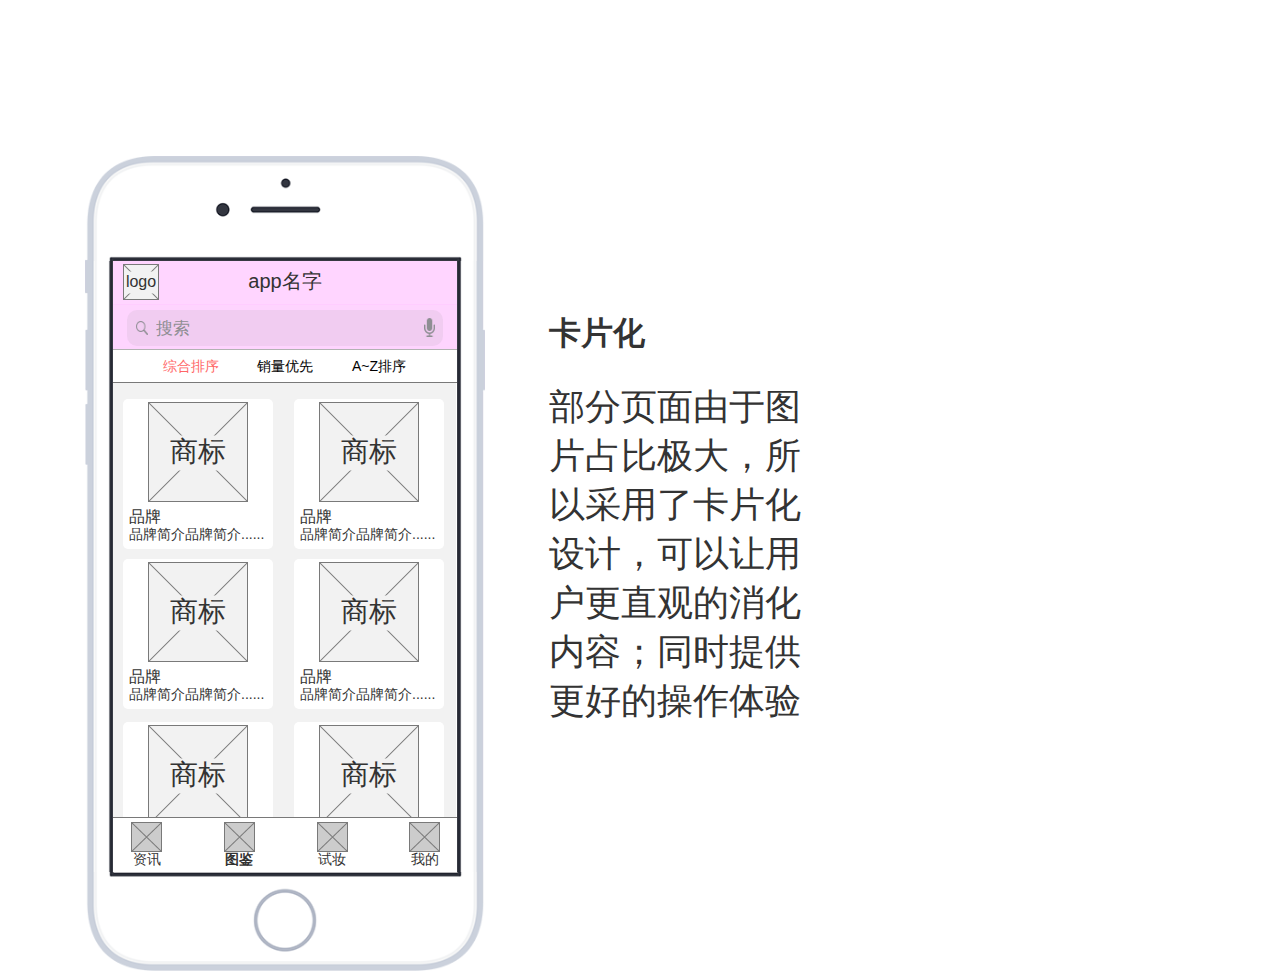
<file: 设计说明.html>
﻿<!DOCTYPE html>
<html>
  <head>
    <title>设计说明</title>
    <meta http-equiv="X-UA-Compatible" content="IE=edge"/>
    <meta http-equiv="content-type" content="text/html; charset=utf-8"/>
    <meta name="apple-mobile-web-app-capable" content="yes"/>
    <link href="resources/css/jquery-ui-themes.css" type="text/css" rel="stylesheet"/>
    <link href="resources/css/axure_rp_page.css" type="text/css" rel="stylesheet"/>
    <link href="data/styles.css" type="text/css" rel="stylesheet"/>
    <link href="files/设计说明/styles.css" type="text/css" rel="stylesheet"/>
    <script src="resources/scripts/jquery-1.7.1.min.js"></script>
    <script src="resources/scripts/jquery-ui-1.8.10.custom.min.js"></script>
    <script src="resources/scripts/prototypePre.js"></script>
    <script src="data/document.js"></script>
    <script src="resources/scripts/prototypePost.js"></script>
    <script src="files/设计说明/data.js"></script>
    <script type="text/javascript">
      $axure.utils.getTransparentGifPath = function() { return 'resources/images/transparent.gif'; };
      $axure.utils.getOtherPath = function() { return 'resources/Other.html'; };
      $axure.utils.getReloadPath = function() { return 'resources/reload.html'; };
    </script>
  </head>
  <body>
    <div id="base" class="">

      <!-- Unnamed (组合) -->
      <div id="u51" class="ax_default" data-left="85" data-top="156" data-width="400" data-height="815">

        <!-- Unnamed (矩形) -->
        <div id="u52" class="ax_default box_2">
          <div id="u52_div" class=""></div>
        </div>

        <!-- Unnamed (组合) -->
        <div id="u53" class="ax_default" data-left="123" data-top="399" data-width="150" data-height="150">

          <!-- Unnamed (矩形) -->
          <div id="u54" class="ax_default box_2">
            <div id="u54_div" class=""></div>
          </div>

          <!-- Unnamed (占位符) -->
          <div id="u55" class="ax_default placeholder">
            <img id="u55_img" class="img " src="images/设计说明/u55.png"/>
            <div id="u55_text" class="text ">
              <p><span>商标</span></p>
            </div>
          </div>

          <!-- Unnamed (矩形) -->
          <div id="u56" class="ax_default label">
            <div id="u56_div" class=""></div>
            <div id="u56_text" class="text ">
              <p><span>品牌</span></p>
            </div>
          </div>

          <!-- Unnamed (矩形) -->
          <div id="u57" class="ax_default label">
            <div id="u57_div" class=""></div>
            <div id="u57_text" class="text ">
              <p><span>品牌简介品牌简介......</span></p>
            </div>
          </div>
        </div>

        <!-- Unnamed (组合) -->
        <div id="u58" class="ax_default" data-left="294" data-top="399" data-width="150" data-height="150">

          <!-- Unnamed (矩形) -->
          <div id="u59" class="ax_default box_2">
            <div id="u59_div" class=""></div>
          </div>

          <!-- Unnamed (占位符) -->
          <div id="u60" class="ax_default placeholder">
            <img id="u60_img" class="img " src="images/设计说明/u55.png"/>
            <div id="u60_text" class="text ">
              <p><span>商标</span></p>
            </div>
          </div>

          <!-- Unnamed (矩形) -->
          <div id="u61" class="ax_default label">
            <div id="u61_div" class=""></div>
            <div id="u61_text" class="text ">
              <p><span>品牌</span></p>
            </div>
          </div>

          <!-- Unnamed (矩形) -->
          <div id="u62" class="ax_default label">
            <div id="u62_div" class=""></div>
            <div id="u62_text" class="text ">
              <p><span>品牌简介品牌简介......</span></p>
            </div>
          </div>
        </div>

        <!-- Unnamed (矩形) -->
        <div id="u63" class="ax_default box_1">
          <div id="u63_div" class=""></div>
        </div>

        <!-- Unnamed (组合) -->
        <div id="u64" class="ax_default" data-left="163" data-top="358" data-width="243" data-height="17">

          <!-- Unnamed (矩形) -->
          <div id="u65" class="ax_default label">
            <div id="u65_div" class=""></div>
            <div id="u65_text" class="text ">
              <p><span>综合排序</span></p>
            </div>
          </div>

          <!-- Unnamed (矩形) -->
          <div id="u66" class="ax_default label">
            <div id="u66_div" class=""></div>
            <div id="u66_text" class="text ">
              <p><span>销量优先</span></p>
            </div>
          </div>

          <!-- Unnamed (矩形) -->
          <div id="u67" class="ax_default label">
            <div id="u67_div" class=""></div>
            <div id="u67_text" class="text ">
              <p><span>A~Z排序</span></p>
            </div>
          </div>
        </div>

        <!-- Unnamed (组合) -->
        <div id="u68" class="ax_default" data-left="123" data-top="722" data-width="150" data-height="150">

          <!-- Unnamed (矩形) -->
          <div id="u69" class="ax_default box_2">
            <div id="u69_div" class=""></div>
          </div>

          <!-- Unnamed (占位符) -->
          <div id="u70" class="ax_default placeholder">
            <img id="u70_img" class="img " src="images/设计说明/u55.png"/>
            <div id="u70_text" class="text ">
              <p><span>商标</span></p>
            </div>
          </div>

          <!-- Unnamed (矩形) -->
          <div id="u71" class="ax_default label">
            <div id="u71_div" class=""></div>
            <div id="u71_text" class="text ">
              <p><span>品牌</span></p>
            </div>
          </div>

          <!-- Unnamed (矩形) -->
          <div id="u72" class="ax_default label">
            <div id="u72_div" class=""></div>
            <div id="u72_text" class="text ">
              <p><span>品牌简介品牌简介......</span></p>
            </div>
          </div>
        </div>

        <!-- Unnamed (组合) -->
        <div id="u73" class="ax_default" data-left="294" data-top="722" data-width="150" data-height="150">

          <!-- Unnamed (矩形) -->
          <div id="u74" class="ax_default box_2">
            <div id="u74_div" class=""></div>
          </div>

          <!-- Unnamed (占位符) -->
          <div id="u75" class="ax_default placeholder">
            <img id="u75_img" class="img " src="images/设计说明/u55.png"/>
            <div id="u75_text" class="text ">
              <p><span>商标</span></p>
            </div>
          </div>

          <!-- Unnamed (矩形) -->
          <div id="u76" class="ax_default label">
            <div id="u76_div" class=""></div>
            <div id="u76_text" class="text ">
              <p><span>品牌</span></p>
            </div>
          </div>

          <!-- Unnamed (矩形) -->
          <div id="u77" class="ax_default label">
            <div id="u77_div" class=""></div>
            <div id="u77_text" class="text ">
              <p><span>品牌简介品牌简介......</span></p>
            </div>
          </div>
        </div>

        <!-- Unnamed (组合) -->
        <div id="u78" class="ax_default" data-left="123" data-top="559" data-width="150" data-height="150">

          <!-- Unnamed (矩形) -->
          <div id="u79" class="ax_default box_2">
            <div id="u79_div" class=""></div>
          </div>

          <!-- Unnamed (占位符) -->
          <div id="u80" class="ax_default placeholder">
            <img id="u80_img" class="img " src="images/设计说明/u55.png"/>
            <div id="u80_text" class="text ">
              <p><span>商标</span></p>
            </div>
          </div>

          <!-- Unnamed (矩形) -->
          <div id="u81" class="ax_default label">
            <div id="u81_div" class=""></div>
            <div id="u81_text" class="text ">
              <p><span>品牌</span></p>
            </div>
          </div>

          <!-- Unnamed (矩形) -->
          <div id="u82" class="ax_default label">
            <div id="u82_div" class=""></div>
            <div id="u82_text" class="text ">
              <p><span>品牌简介品牌简介......</span></p>
            </div>
          </div>
        </div>

        <!-- Unnamed (组合) -->
        <div id="u83" class="ax_default" data-left="294" data-top="559" data-width="150" data-height="150">

          <!-- Unnamed (矩形) -->
          <div id="u84" class="ax_default box_2">
            <div id="u84_div" class=""></div>
          </div>

          <!-- Unnamed (占位符) -->
          <div id="u85" class="ax_default placeholder">
            <img id="u85_img" class="img " src="images/设计说明/u55.png"/>
            <div id="u85_text" class="text ">
              <p><span>商标</span></p>
            </div>
          </div>

          <!-- Unnamed (矩形) -->
          <div id="u86" class="ax_default label">
            <div id="u86_div" class=""></div>
            <div id="u86_text" class="text ">
              <p><span>品牌</span></p>
            </div>
          </div>

          <!-- Unnamed (矩形) -->
          <div id="u87" class="ax_default label">
            <div id="u87_div" class=""></div>
            <div id="u87_text" class="text ">
              <p><span>品牌简介品牌简介......</span></p>
            </div>
          </div>
        </div>

        <!-- Unnamed (组合) -->
        <div id="u88" class="ax_default" data-left="85" data-top="156" data-width="400" data-height="815">

          <!-- Unnamed (矩形) -->
          <div id="u89" class="ax_default refs-design-apple">
            <img id="u89_img" class="img " src="images/设计说明/u89.png"/>
          </div>

          <!-- Unnamed (组合) -->
          <div id="u90" class="ax_default" data-left="85" data-top="156" data-width="400" data-height="815">

            <!-- Unnamed (矩形) -->
            <div id="u91" class="ax_default box_1">
              <div id="u91_div" class=""></div>
              <div id="u91_text" class="text ">
                <p><span>app名字</span></p>
              </div>
            </div>

            <!-- Unnamed (占位符) -->
            <div id="u92" class="ax_default placeholder">
              <img id="u92_img" class="img " src="images/设计说明/u92.png"/>
              <div id="u92_text" class="text ">
                <p><span>logo</span></p>
              </div>
            </div>

            <!-- 搜索框面板 (动态面板) -->
            <div id="u93" class="ax_default" data-label="搜索框面板">
              <div id="u93_state0" class="panel_state" data-label="常规搜索框" style="">
                <div id="u93_state0_content" class="panel_state_content">

                  <!-- Unnamed (组合) -->
                  <div id="u94" class="ax_default" data-left="0" data-top="0" data-width="316" data-height="36">

                    <!-- Unnamed (矩形) -->
                    <div id="u95" class="ax_default refs-design-apple">
                      <div id="u95_div" class=""></div>
                    </div>

                    <!-- Unnamed (图片) -->
                    <div id="u96" class="ax_default refs-design-apple">
                      <img id="u96_img" class="img " src="images/设计说明/u96.png"/>
                    </div>

                    <!-- Unnamed (文本框) -->
                    <div id="u97" class="ax_default refs-design-apple">
                      <input id="u97_input" type="search" value="搜索"/>
                    </div>

                    <!-- Unnamed (图片) -->
                    <div id="u98" class="ax_default refs-design-apple">
                      <img id="u98_img" class="img " src="images/设计说明/u98.png"/>
                    </div>
                  </div>
                </div>
              </div>
              <div id="u93_state1" class="panel_state" data-label="焦点搜索框" style="visibility: hidden;">
                <div id="u93_state1_content" class="panel_state_content">

                  <!-- Unnamed (组合) -->
                  <div id="u99" class="ax_default" data-left="281" data-top="0" data-width="78" data-height="36">

                    <!-- Unnamed (矩形) -->
                    <div id="u100" class="ax_default refs-design-apple">
                      <div id="u100_div" class=""></div>
                    </div>

                    <!-- Unnamed (矩形) -->
                    <div id="u101" class="ax_default refs-design-apple">
                      <div id="u101_div" class=""></div>
                      <div id="u101_text" class="text ">
                        <p><span>取消</span></p>
                      </div>
                    </div>
                  </div>

                  <!-- Unnamed (组合) -->
                  <div id="u102" class="ax_default" data-left="0" data-top="0" data-width="281" data-height="36">

                    <!-- Unnamed (矩形) -->
                    <div id="u103" class="ax_default refs-design-apple">
                      <div id="u103_div" class=""></div>
                    </div>

                    <!-- Unnamed (图片) -->
                    <div id="u104" class="ax_default refs-design-apple">
                      <img id="u104_img" class="img " src="images/设计说明/u96.png"/>
                    </div>

                    <!-- Unnamed (文本框) -->
                    <div id="u105" class="ax_default refs-design-apple">
                      <input id="u105_input" type="search" value="搜索"/>
                    </div>

                    <!-- Unnamed (图片) -->
                    <div id="u106" class="ax_default refs-design-apple">
                      <img id="u106_img" class="img " src="images/设计说明/u98.png"/>
                    </div>
                  </div>
                </div>
              </div>
            </div>

            <!-- Unnamed (组合) -->
            <div id="u107" class="ax_default" data-left="85" data-top="156" data-width="400" data-height="815">

              <!-- Unnamed (图片) -->
              <div id="u108" class="ax_default image">
                <img id="u108_img" class="img " src="images/设计说明/u108.png"/>
              </div>

              <!-- Unnamed (图片) -->
              <div id="u109" class="ax_default image">
                <img id="u109_img" class="img " src="images/设计说明/u109.png"/>
              </div>

              <!-- Unnamed (图片) -->
              <div id="u110" class="ax_default image">
                <img id="u110_img" class="img " src="images/设计说明/u110.png"/>
              </div>

              <!-- Unnamed (图片) -->
              <div id="u111" class="ax_default image">
                <img id="u111_img" class="img " src="images/设计说明/u111.png"/>
              </div>
            </div>
          </div>

          <!-- Unnamed (组合) -->
          <div id="u112" class="ax_default" data-left="113" data-top="817" data-width="345" data-height="55">

            <!-- Unnamed (矩形) -->
            <div id="u113" class="ax_default box_2">
              <div id="u113_div" class=""></div>
            </div>

            <!-- Unnamed (组合) -->
            <div id="u114" class="ax_default" data-left="131" data-top="822" data-width="309" data-height="46">

              <!-- Unnamed (组合) -->
              <div id="u115" class="ax_default" data-left="131" data-top="822" data-width="31" data-height="46">

                <!-- Unnamed (占位符) -->
                <div id="u116" class="ax_default placeholder">
                  <img id="u116_img" class="img " src="images/设计说明/u116.png"/>
                </div>

                <!-- Unnamed (矩形) -->
                <div id="u117" class="ax_default label">
                  <div id="u117_div" class=""></div>
                  <div id="u117_text" class="text ">
                    <p><span>资讯</span></p>
                  </div>
                </div>
              </div>

              <!-- Unnamed (组合) -->
              <div id="u118" class="ax_default" data-left="317" data-top="822" data-width="31" data-height="46">

                <!-- Unnamed (占位符) -->
                <div id="u119" class="ax_default placeholder">
                  <img id="u119_img" class="img " src="images/设计说明/u116.png"/>
                </div>

                <!-- Unnamed (矩形) -->
                <div id="u120" class="ax_default label">
                  <div id="u120_div" class=""></div>
                  <div id="u120_text" class="text ">
                    <p><span>试妆</span></p>
                  </div>
                </div>
              </div>

              <!-- Unnamed (组合) -->
              <div id="u121" class="ax_default" data-left="409" data-top="822" data-width="31" data-height="46">

                <!-- Unnamed (占位符) -->
                <div id="u122" class="ax_default placeholder">
                  <img id="u122_img" class="img " src="images/设计说明/u116.png"/>
                </div>

                <!-- Unnamed (矩形) -->
                <div id="u123" class="ax_default label">
                  <div id="u123_div" class=""></div>
                  <div id="u123_text" class="text ">
                    <p><span>我的</span></p>
                  </div>
                </div>
              </div>

              <!-- Unnamed (组合) -->
              <div id="u124" class="ax_default" data-left="224" data-top="822" data-width="31" data-height="46">

                <!-- Unnamed (占位符) -->
                <div id="u125" class="ax_default placeholder">
                  <img id="u125_img" class="img " src="images/设计说明/u116.png"/>
                </div>

                <!-- Unnamed (矩形) -->
                <div id="u126" class="ax_default label">
                  <div id="u126_div" class=""></div>
                  <div id="u126_text" class="text ">
                    <p><span>图鉴</span></p>
                  </div>
                </div>
              </div>
            </div>
          </div>
        </div>
      </div>

      <!-- Unnamed (矩形) -->
      <div id="u127" class="ax_default label">
        <div id="u127_div" class=""></div>
        <div id="u127_text" class="text ">
          <p><span>部分页面由于图片占比极大，所以采用了卡片化设计，可以让用户更直观的消化内容；同时提供更好的操作体验</span></p>
        </div>
      </div>

      <!-- Unnamed (矩形) -->
      <div id="u128" class="ax_default _一级标题">
        <div id="u128_div" class=""></div>
        <div id="u128_text" class="text ">
          <p><span>卡片化</span></p>
        </div>
      </div>
    </div>
  </body>
</html>
</file>
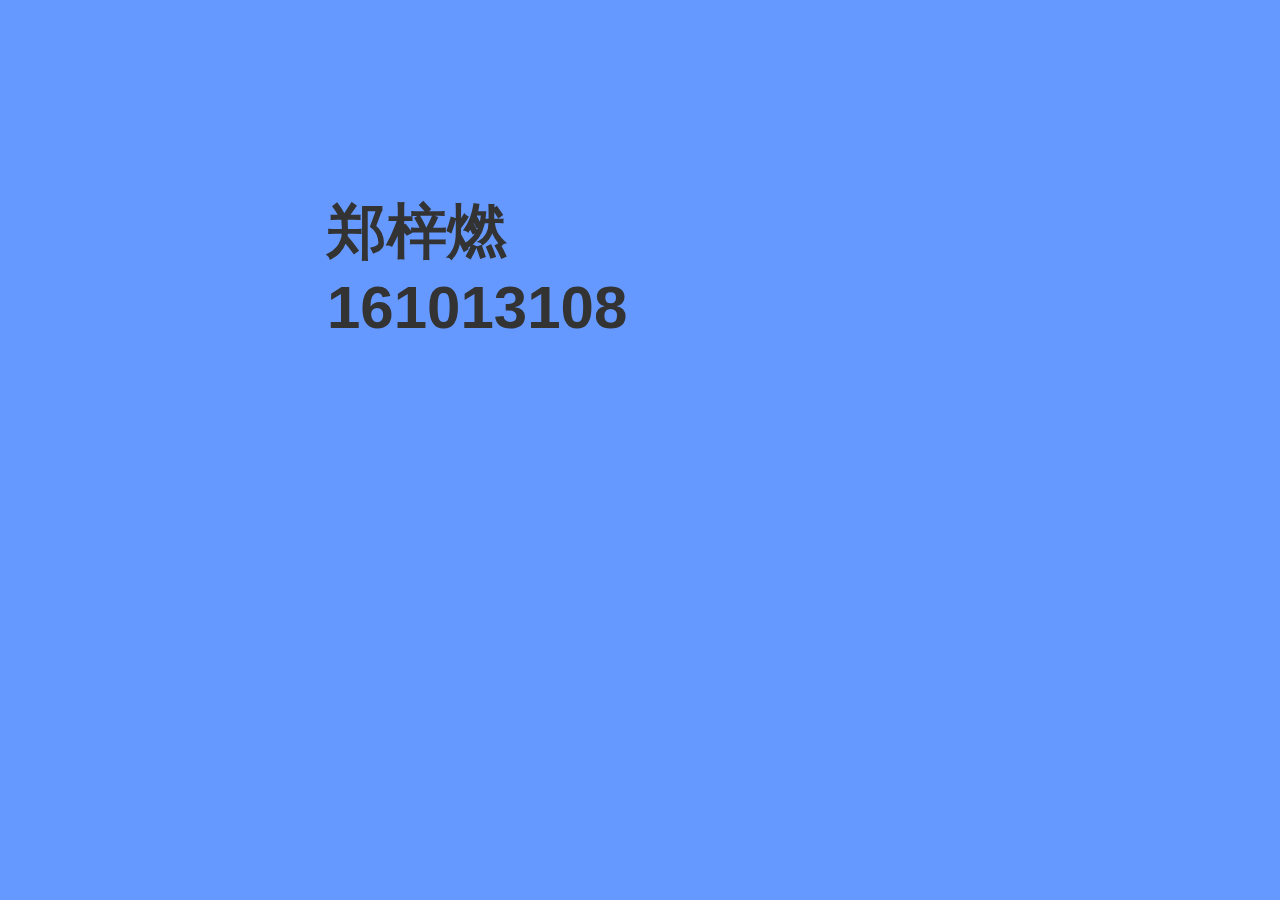
<file: resources/reload.html>
﻿<html>
	<head>
		<title></title>
	</head>
	<body>
	
	<script language="javascript">
	function getUrl() {
      var query = window.location.hash.substring(1);
      var vars = query.split("&&&");
      for (var i=0;i<vars.length;i++) {
        var url = vars[i];
        return decodeURI(url).replace("html%23","html#");
      } 
    }

    var rel = '../';
    var url = getUrl();
    if (url.indexOf(":") > 0 && url.indexOf(":") < 10) rel = '';
	self.location.href = rel + url;
	</script>
	
	</body>
</html>
</file>
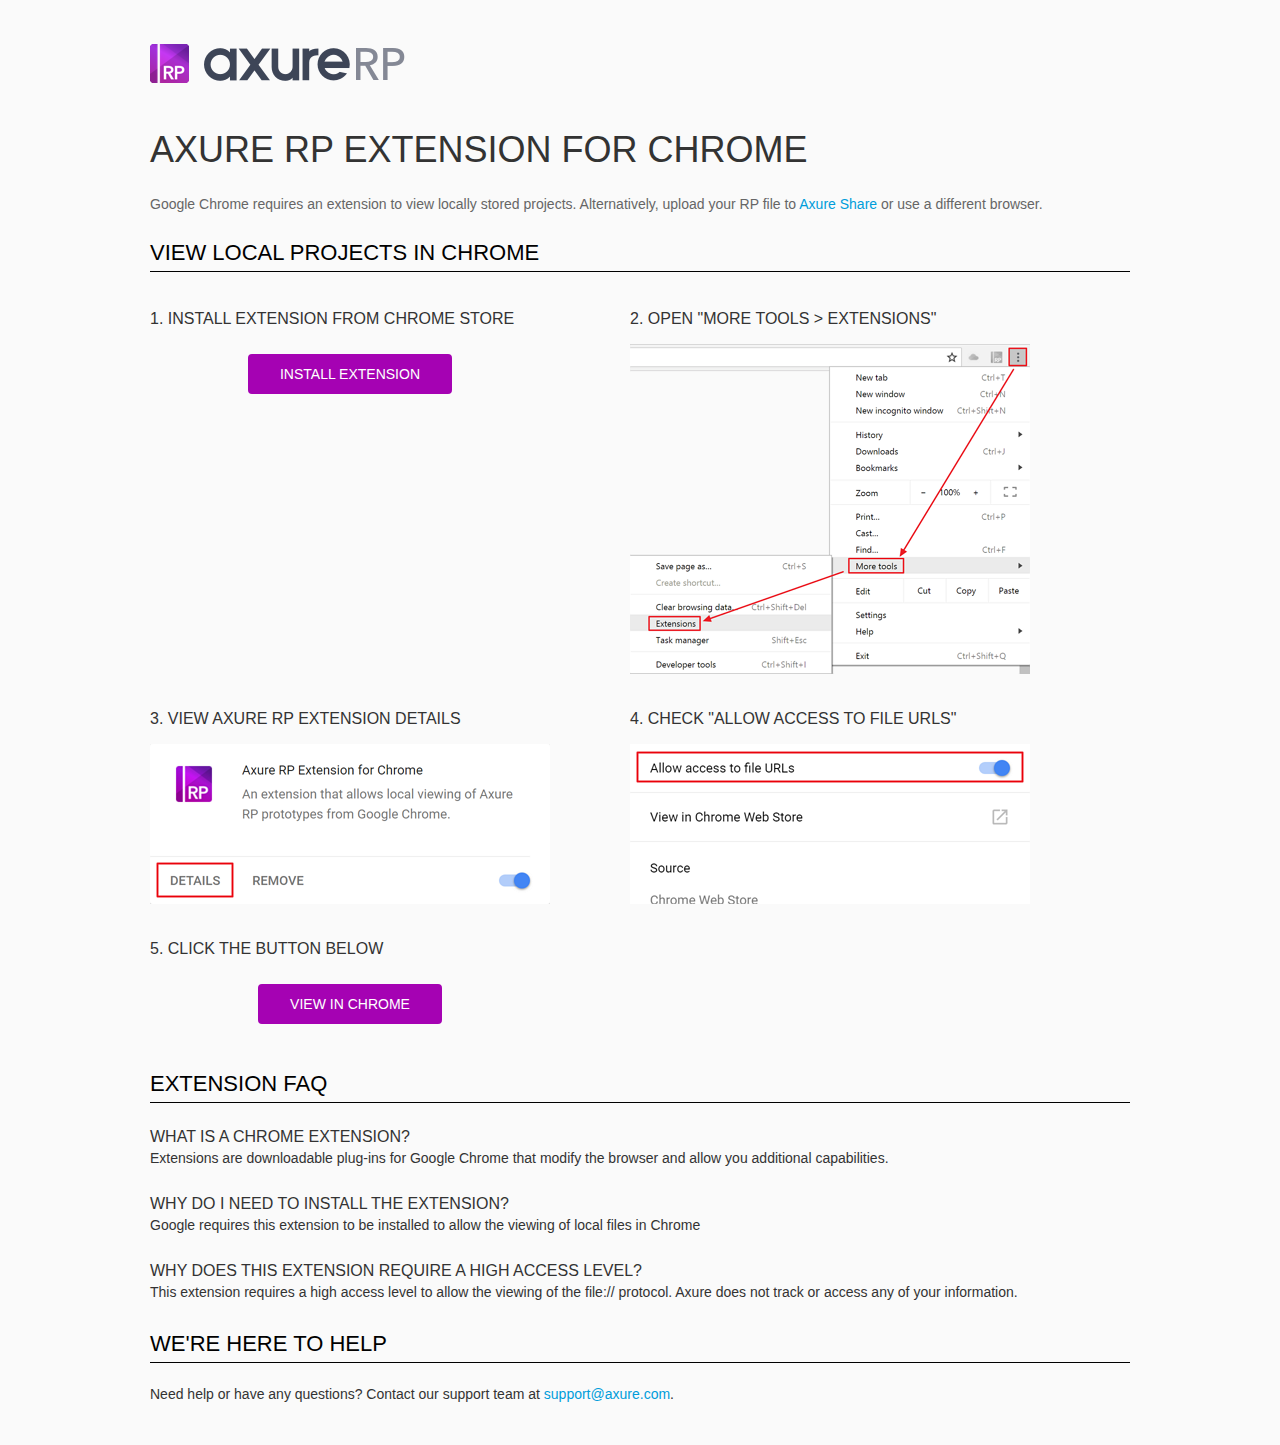
<file: resources/chrome/chrome.html>
<html>
<head>
    <title>Install the Axure RP Chrome Extension</title>
    <style type="text/css">
        *
        {
            font-family: Helvetica, Arial, sans-serif;
        }
        body
        {
            text-align: center;
            background-color: #fafafa;
        }
        p
        {
            font-size: 14px;
            line-height: 18px;
            color: #333333;
        }
        div.container
        {
            width: 980px;
            margin-left: auto;
            margin-right: auto;
            text-align: left;
        }
        a
        {
            text-decoration: none;
            color: #009dda;
        }
        .button
        {
            background: #A502B3;
            font: normal 16px Arial, sans-serif;
            color: #FFFFFF;
            padding: 10px 30px 10px 30px;
            border: 2px solid #A502B3;
            display: inline-block;
            margin-top: 10px;
            text-transform: uppercase;
            font-size: 14px;
	    border-radius: 4px;
        }
        a:hover.button
        {
            border: 2px solid #A502B3;
	    color: #A502B3;
	    background-color: #FFFFFF;
        }
        div.left
        {
            width: 400px;
            float: left;
            margin-right: 80px;
        }
        div.right
        {
            width: 400px;
            float: left;
        }
        div.buttonContainer
        {
            text-align: center;
        }
        h1
        {
            font-size: 36px;
            color: #333333;
            line-height: 50px;
            margin-bottom: 20px;
            font-weight: normal;
        }
        h2
        {
            font-size: 24px;
            font-weight: normal;
            color: #08639C;
            text-align: center;
        }
        h3
        {
            font-size: 16px;
            color: #333333;
            font-weight: normal;
	    text-transform: uppercase;
        }
        .heading
        {
            border-bottom: 1px solid black;
	    height: 36px;
            line-height: 36px;
            font-size: 22px;
            color: #000000;

        }
        span.faq
        {
            font-size: 16px;
	    line-height: 24px;
            font-weight: normal;
	    text-transform: uppercase;
            color: #333333;
            display: block;
        }
    </style>
</head>
<body>
    <div class="container">
        <br />
        <br />
        <img src="axure_logo.png" alt="axure" />
        <br />
	<br />
        <h1>
            AXURE RP EXTENSION FOR CHROME</h1>
        <p style="font-size: 14px; color: #666666; margin-top: 10px;">
            Google Chrome requires an extension to view locally stored projects. Alternatively,
            upload your RP file to <a href="https://share.axure.com">Axure Share</a> or use a different
            browser.</p>
        <h3 class="heading">
            VIEW LOCAL PROJECTS IN CHROME</h3>
        <div class="left">
            <h3>
                1. Install Extension from Chrome Store</h3>
            <div class="buttonContainer">
                <a class="button" href="https://chrome.google.com/webstore/detail/dogkpdfcklifaemcdfbildhcofnopogp"
                    target="_blank">Install Extension</a>
            </div>
        </div>
        <div class="right">
            <h3>
                2. Open "More Tools > Extensions"</h3>
            <img src="extensions.png" alt="extensions"/>
        </div>
        <div style="clear: both; height: 20px;">
            &nbsp;</div>
       <div class="left">
            <h3>
                3. View Axure RP Extension Details</h3>
            <img src="details.png" alt="extension details"/>
            </div>
	<div class="right">
            <h3>
                4. Check "Allow access to file URLs"</h3>
            <img src="allow-access.png" alt="allow access"/>
        </div>
   <div style="clear: both; height: 20px;">
            &nbsp;</div>
        <div class="left">
            <h3>
                5. Click the button below</h3>
            <div class="buttonContainer">
                <a class="button" href="../../start.html">View in Chrome</a>
            </div>
        </div>
        <div style="clear: both; height: 20px;">
        </div>
        <h3 class="heading">
            EXTENSION FAQ</h3>
        <p>
            <span class="faq">What is a Chrome Extension?</span> Extensions are downloadable
            plug-ins for Google Chrome that modify the browser
            and allow you additional capabilities.
        </p>
        <p style="margin-top: 25px;">
            <span class="faq">Why do I need to install the extension?</span> Google requires
            this extension to be installed to allow the viewing of local files in
            Chrome
        </p>
        <p style="margin-top: 25px; margin-bottom: 25px;">
            <span class="faq">Why does this extension require a high access level?</span> This
            extension requires a high access level to allow the viewing of the file://
            protocol. Axure does not track or access any of your information.
        </p>
        <h3 class="heading">
           WE'RE HERE TO HELP</h3>
        <p>
            Need help or have any questions? Contact our support team at <a href="mailto:support@axure.com">
                support@axure.com</a>.
        </p>
        <div style="clear: both; height: 20px;">
        </div>
    </div>
</body>
</html>
</file>
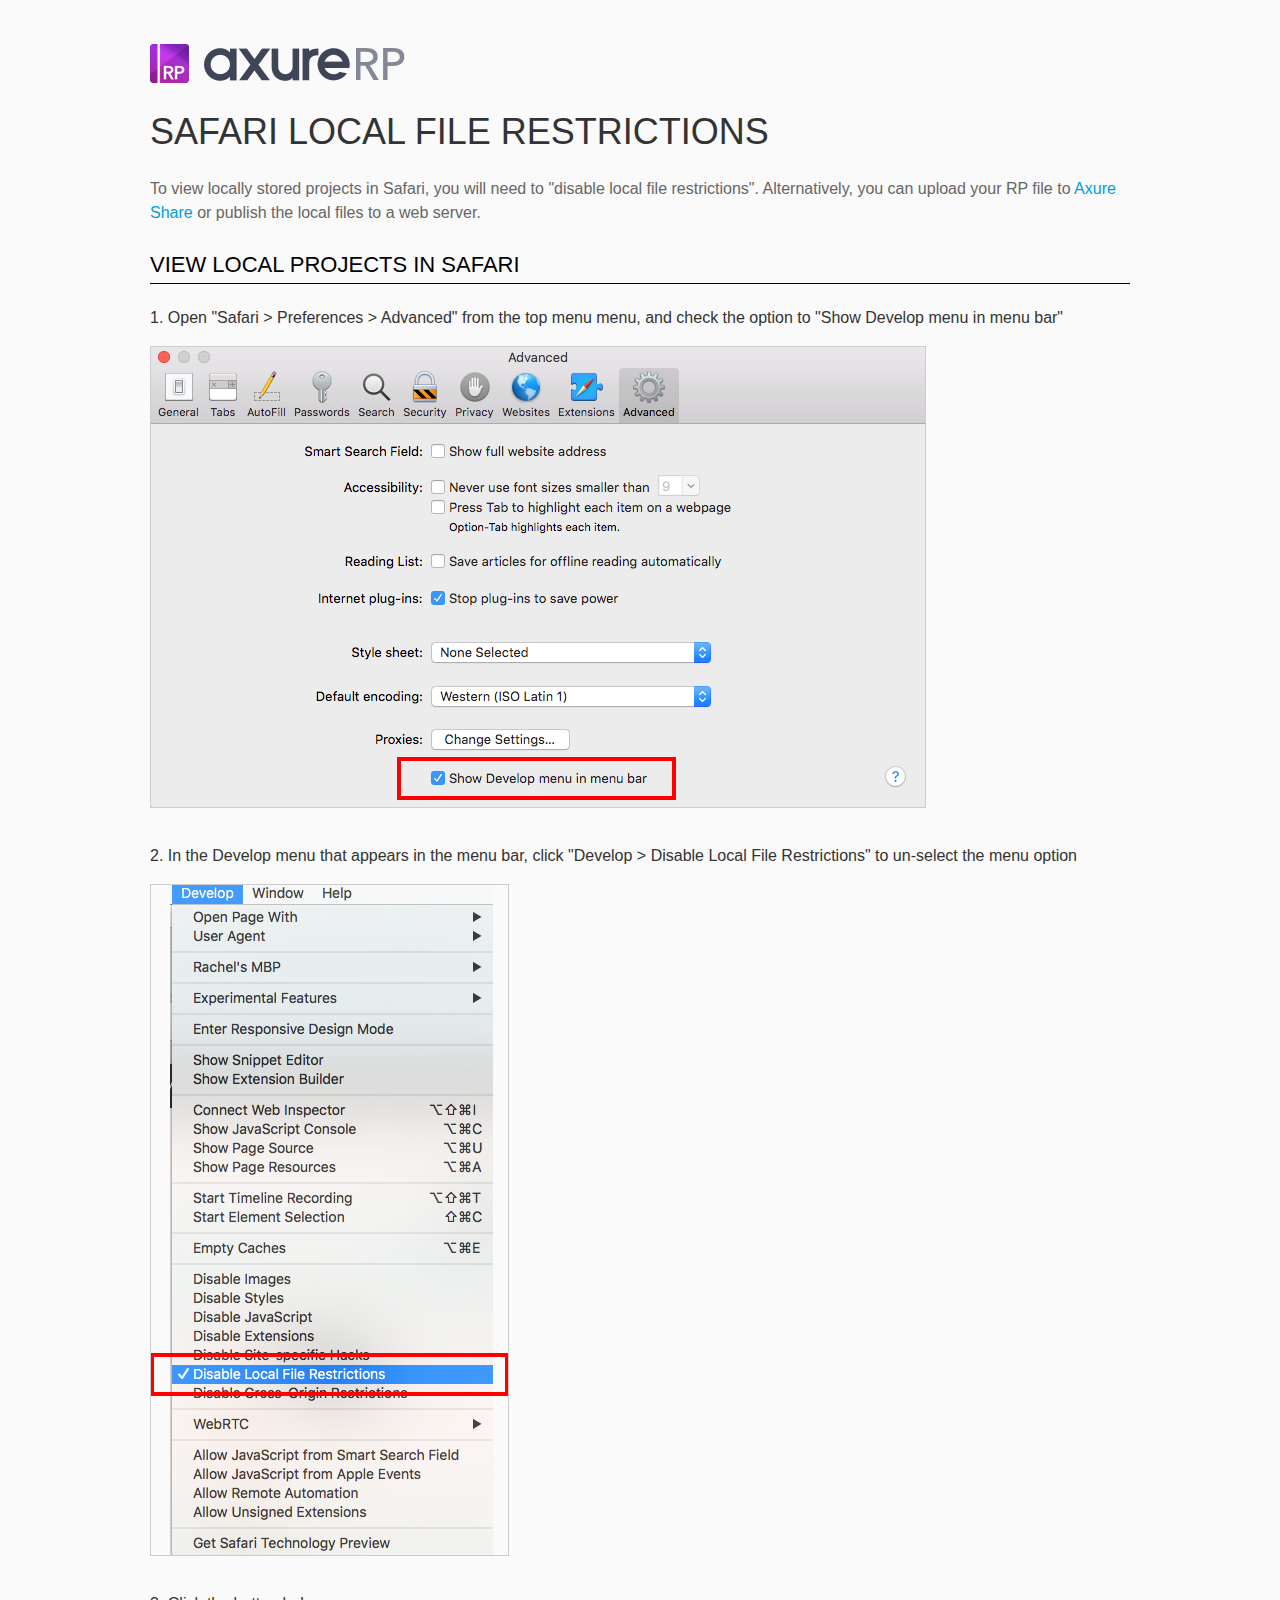
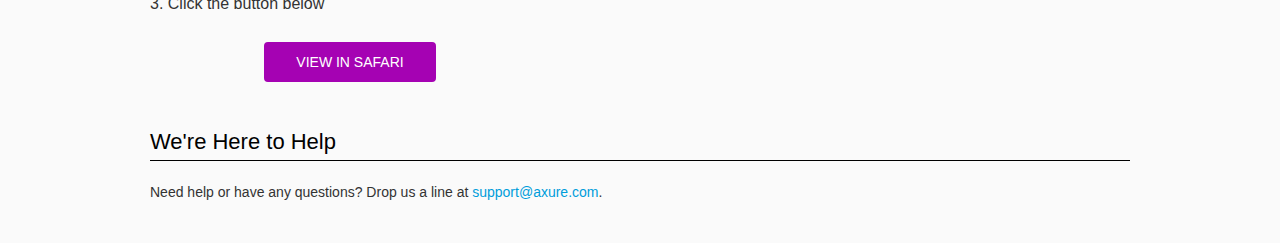
<file: resources/chrome/safari.html>
<html>
<head>
    <title>Axure RP - Safari Local File Restrictions</title>
    <style type="text/css">
        *
        {
            font-family: Helvetica, Arial, sans-serif;
        }
        body
        {
            text-align: center;
            background-color: #fafafa;
        }
        p
        {
            font-size: 14px;
            line-height: 18px;
            color: #333333;
        }
        div.container
        {
            width: 980px;
            margin-left: auto;
            margin-right: auto;
            text-align: left;
        }
        a
        {
            text-decoration: none;
            color: #009dda;
        }
        .button
        {
            background: #A502B3;
            font: normal 16px Arial, sans-serif;
            color: #FFFFFF;
            padding: 10px 30px 10px 30px;
            border: 2px solid #A502B3;
            display: inline-block;
            margin-top: 10px;
            text-transform: uppercase;
            font-size: 14px;
	    border-radius: 4px;
        }
        a:hover.button
        {
            border: 2px solid #A502B3;
	    color: #A502B3;
	    background-color: #FFFFFF;
        }
        div.left
        {
            width: 400px;
            float: left;
            margin-right: 80px;
        }
        div.right
        {
            width: 400px;
            float: left;
        }
        div.buttonContainer
        {
            text-align: center;
        }
        h1
        {
            font-size: 36px;
            color: #333333;
            line-height: 50px;
            margin-bottom: 20px;
            font-weight: normal;
        }
        h2
        {
            font-size: 24px;
            font-weight: normal;
            color: #08639C;
            text-align: center;
        }
        h3
        {
            font-size: 16px;
            line-height: 24px;
            color: #333333;
            font-weight: normal;
        }
        .heading
        {
            border-bottom: 1px solid black;
	    height: 36px;
            line-height: 36px;
            font-size: 22px;
            color: #000000;
        }
        span.faq
        {
            font-size: 16px;
            font-weight: normal;
	    text-transform: uppercase;
            color: #333333;
            display: block;
        }
    </style>
</head>
<body>
    <div class="container">
        <br />
        <br />
        <img src="axure_logo.png" alt="axure" />
        <br />
        <h1>
            SAFARI LOCAL FILE RESTRICTIONS</h1>
        <p style="font-size: 16px; line-height: 24px; color: #666666; margin-top: 10px;">
            To view locally stored projects in Safari, you will need to "disable local file restrictions". Alternatively,
            you can upload your RP file to <a href="https://share.axure.com">Axure Share</a> or publish the local files to a web server.</p>
        <h3 class="heading">
            VIEW LOCAL PROJECTS IN SAFARI</h3>
        <div class="">
            <h3>
                1. Open "Safari > Preferences > Advanced" from the top menu menu, and check the option to "Show Develop menu in menu bar"</h3>
            <img src="safari_advanced.png" alt="advanced" />
        </div>
        <div style="clear: both; height: 20px;">
            &nbsp;
        </div>
        <div class="">
            <h3>
                2. In the Develop menu that appears in the menu bar, click "Develop > Disable Local File Restrictions" to un-select the menu option</h3>
            <img src="safari_restrictions.png" alt="extensions" />
        </div>
        <div style="clear: both; height: 20px;">
            &nbsp;</div>
        <div class="left">
            <h3>
                3. Click the button below
            </h3>
            <div class="buttonContainer">
                <a class="button" href="../../start.html">View in Safari</a>
            </div>
        </div>
        <div style="clear: both; height: 20px;">
        </div>
        <h3 class="heading">
            We're Here to Help</h3>
        <p>
            Need help or have any questions? Drop us a line at <a href="mailto:support@axure.com">
                support@axure.com</a>.
        </p>
        <div style="clear: both; height: 20px;">
        </div>
    </div>
</body>
</html>
</file>
<file: resources/css/axure_rp_page.css>
﻿/* so the window resize fires within a frame in IE7 */
html, body {
    height: 100%;
}

a {
    color: inherit;
}

p {
    margin: 0px;
    text-rendering: optimizeLegibility;
    font-feature-settings: "kern" 1;
    -webkit-font-feature-settings: "kern";
    -moz-font-feature-settings: "kern";
    -moz-font-feature-settings: "kern=1";
    font-kerning: normal;
}

iframe {
    background: #FFFFFF;
}

/* to match IE with C, FF */
input {
    padding: 1px 0px 1px 0px;
    box-sizing: border-box;
    -moz-box-sizing: border-box;
}

textarea {
    margin: 0px;
    box-sizing: border-box;
    -moz-box-sizing: border-box;
}

div.intcases {
    font-family: arial; 
    font-size: 12px;
    text-align:left; 
    border:1px solid #AAA; 
    background:#FFF none repeat scroll 0% 0%; 
    z-index:9999; 
    visibility:hidden; 
    position:absolute;
    padding: 0px;
    border-radius: 3px;
    white-space: nowrap;
}

div.intcaselink {
    cursor: pointer;
    padding: 3px 8px 3px 8px;
    margin: 5px;
    background:#EEE none repeat scroll 0% 0%; 
    border:1px solid #AAA;
    border-radius: 3px;
}

div.refpageimage {
    position: absolute;
    left: 0px;
    top: 0px;
    font-size: 0px;
    width: 16px;
    height: 16px;
    cursor: pointer;
    background-image: url(images/newwindow.gif);
    background-repeat: no-repeat;
}

div.annnoteimage {
    position: absolute;
    left: 0px;
    top: 0px;
    font-size: 0px;
    /*width: 16px;
    height: 12px;*/
    cursor: help;
    /*background-image: url(images/note.gif);*/
    /*background-repeat: no-repeat;*/
    width: 13px;
    height: 12px;
    padding-top: 1px;
    text-align: center;
    background-color: #138CDD;
    -moz-box-shadow: 1px 1px 3px #aaa;
    -webkit-box-shadow: 1px 1px 3px #aaa;
    box-shadow: 1px 1px 3px #aaa;
}

div.annnoteline {
    display: inline-block;
    width: 9px;
    height: 1px;
    border-bottom: 1px solid white;
    margin-top: 1px;
}

div.annnotelabel {
    position: absolute;
    left: 0px;
    top: 0px;
    font-family: Helvetica,Arial;
    font-size: 10px;
    /*border: 1px solid rgb(166,221,242);*/
    cursor: help;
    /*background:rgb(0,157,217) none repeat scroll 0% 0%;*/ 
    padding: 1px 3px 1px 3px;
    white-space: nowrap;
    color: white;
    
    background-color: #138CDD;
    -moz-box-shadow: 1px 1px 3px #aaa;
    -webkit-box-shadow: 1px 1px 3px #aaa;
    box-shadow: 1px 1px 3px #aaa;
}

.annotation {
    font-size: 12px;
    padding-left: 2px;
    margin-bottom: 5px;
}

.annotationName {
    /*font-size: 13px;
    font-weight: bold;
    margin-bottom: 3px;
    white-space: nowrap;*/

    font-family: 'Trebuchet MS';
    font-size: 14px;
    font-weight: bold;
    margin-bottom: 5px;
    white-space: nowrap;
}

.annotationValue {
    font-family: Arial, Helvetica, Sans-Serif;
    font-size: 12px;
    color: #4a4a4a;
    line-height: 21px;
    margin-bottom: 20px;
}

.noteLink {
    text-decoration: inherit;
    color: inherit;
}

.noteLink:hover {
    background-color: white;
}

/* this is a fix for the issue where dialogs jump around and takes the text-align from the body */
.dialogFix {
    position:absolute;
    text-align:left;
    border: 1px solid #8f949a;
}


@keyframes pulsate {
  from {
    box-shadow: 0 0 10px #15d6ba;
  }
  to {
    box-shadow: 0 0 20px #15d6ba;
  }
}

@-webkit-keyframes pulsate {
  from {
    -webkit-box-shadow: 0 0 10px #15d6ba;
    box-shadow: 0 0 10px #15d6ba;
  }
  to {
    -webkit-box-shadow: 0 0 20px #15d6ba;
    box-shadow: 0 0 20px #15d6ba;
  }
}
 
@-moz-keyframes pulsate {
  from {
    -moz-box-shadow: 0 0 10px #15d6ba;
    box-shadow: 0 0 10px #15d6ba;
  }
  to {
    -moz-box-shadow: 0 0 20px #15d6ba;
    box-shadow: 0 0 20px #15d6ba;
  }
}

.legacyPulsateBorder {
    /*border: 5px solid #15d6ba;
    margin: -5px;*/
    -moz-box-shadow: 0 0 10px 3px #15d6ba;
    box-shadow: 0 0 10px 3px #15d6ba;
}

.pulsateBorder {
  animation-name: pulsate;
  animation-timing-function: ease-in-out;
  animation-duration: 0.9s;
  animation-iteration-count: infinite;
  animation-direction: alternate;
  
  -webkit-animation-name: pulsate;
  -webkit-animation-timing-function: ease-in-out;
  -webkit-animation-duration: 0.9s;
  -webkit-animation-iteration-count: infinite;
  -webkit-animation-direction: alternate;

  -moz-animation-name: pulsate;
  -moz-animation-timing-function: ease-in-out;
  -moz-animation-duration: 0.9s;
  -moz-animation-iteration-count: infinite;
  -moz-animation-direction: alternate;
}

.ax_default_hidden, .ax_default_unplaced{
    display: none;
    visibility: hidden;
}

.widgetNoteSelected {
    -moz-box-shadow: 0 0 10px 3px #138CDD;
    box-shadow: 0 0 10px 3px #138CDD;
    /*-moz-box-shadow: 0 0 20px #3915d6;
    box-shadow: 0 0 20px #3915d6;*/
    /*border: 3px solid #3915d6;*/
    /*margin: -3px;*/
}


.singleImg {
    display: none;
    visibility: hidden;
}
</file>
<file: data/styles.css>
﻿.ax_default {
  font-family:'Arial Normal', 'Arial';
  font-weight:400;
  font-style:normal;
  font-size:13px;
  color:#333333;
  text-align:center;
  line-height:normal;
}
._一级标题 {
  font-family:'Arial Normal', 'Arial';
  font-weight:bold;
  font-style:normal;
  font-size:32px;
  text-align:left;
}
._二级标题 {
  font-family:'Arial Normal', 'Arial';
  font-weight:bold;
  font-style:normal;
  font-size:24px;
  text-align:left;
}
._三级标题 {
  font-family:'Arial Normal', 'Arial';
  font-weight:bold;
  font-style:normal;
  font-size:18px;
  text-align:left;
}
._四级标题 {
  font-family:'Arial Normal', 'Arial';
  font-weight:bold;
  font-style:normal;
  font-size:14px;
  text-align:left;
}
._五级标题 {
  font-family:'Arial Normal', 'Arial';
  font-weight:bold;
  font-style:normal;
  text-align:left;
}
._六级标题 {
  font-family:'Arial Normal', 'Arial';
  font-weight:bold;
  font-style:normal;
  font-size:10px;
  text-align:left;
}
.label {
  font-size:14px;
  text-align:left;
}
._文本段落 {
  text-align:left;
}
.text_field {
  color:#000000;
  text-align:left;
}
._流程形状 {
}
.box_1 {
}
.box_3 {
}
.ellipse {
}
.image {
}
.placeholder {
}
.refs-design-apple {
  font-family:'PingFang SC Regular', 'PingFang SC';
  font-weight:400;
  font-style:normal;
}
.line {
}
.arrow {
}
.image1 {
}
.placeholder1 {
}
.box_11 {
}
.text_field1 {
  color:#000000;
  text-align:left;
}
.text_area {
  color:#000000;
  text-align:left;
}
.box_2 {
}
.text_link_mouse_over {
}
.text_link_mouse_down {
}
.icon {
}
</file>
<file: files/index/styles.css>
﻿body {
  margin:0px;
  background-color:rgba(102, 153, 255, 1);
  background-image:none;
  position:static;
  left:auto;
  width:904px;
  margin-left:0;
  margin-right:0;
  text-align:left;
}
#base {
  position:absolute;
  z-index:0;
}
#u0_div {
  border-width:0px;
  position:absolute;
  left:0px;
  top:0px;
  width:577px;
  height:249px;
  background:inherit;
  background-color:rgba(255, 255, 255, 0);
  border:none;
  border-radius:0px;
  -moz-box-shadow:none;
  -webkit-box-shadow:none;
  box-shadow:none;
  font-family:'Arial Negreta', 'Arial Normal', 'Arial';
  font-weight:700;
  font-style:normal;
  font-size:60px;
}
#u0 {
  border-width:0px;
  position:absolute;
  left:327px;
  top:192px;
  width:577px;
  height:249px;
  font-family:'Arial Negreta', 'Arial Normal', 'Arial';
  font-weight:700;
  font-style:normal;
  font-size:60px;
}
#u0_text {
  border-width:0px;
  position:absolute;
  left:0px;
  top:0px;
  width:577px;
  word-wrap:break-word;
}
</file>
<file: resources/css/default.css>
﻿body {
  font-family : Arial, Helvetica, Sans-Serif;
  background-color: #8f949a;
  overflow:hidden;
}
a {
  cursor: pointer;
}

input[type="radio"], input[type="checkbox"] {
    margin: 0px 9px 0px 0px;
    vertical-align: bottom;
}

input {
    -webkit-box-sizing: border-box;
    -moz-box-sizing: border-box;
    box-sizing: border-box;
}

#maximizePanelContainer {
  font-size: 4px;
  position:absolute;
  left: 0px;
  top: 0px;
  width: 55px;
  height: 20px;
  overflow: visible;
  z-index: 1000;
}
#maximizePanelOver {
    position: absolute;
    left: 0px;
    top: 0px;
    width: 55px;
    height: 20px;
}
.maximizePanel {
    position: absolute;
    left: 0px;
    top: 0px;
    width: 55px;
    height: 20px;
    background: #a2a2a2 url('../images/expand.png') no-repeat center center;
    background: url('../images/expand.svg') no-repeat center center, linear-gradient(rgba(200,200,200,.5),rgba(200,200,200,.5));
    cursor: pointer;
}

#interfaceControlFrameMinimizeContainer {
  position:absolute;
    top: 0px;
    left: 0px;
  font-size: 2px; /*for IE*/
  text-align: right;
  z-index: 100;
    height: 20px;
    width: 55px;
    background-color: #62666b;
}
#interfaceControlFrameMinimizeContainer a {
    display: inline-block;
    width: 55px;
    height: 20px;
    font-size: 2px;
    background: url('../images/close.png') no-repeat center center;
    background: url('../images/close.svg') no-repeat center center, linear-gradient(transparent,transparent);
    text-decoration: none;
}

.hashover #interfaceControlFrameMinimizeContainer a:hover {
    background: url('../images/close_hover.png') no-repeat center center;
    background: url('../images/close_hover.svg') no-repeat center center, linear-gradient(transparent,transparent);
}

#interfaceControlFrame {
    margin: 0px 0px 0px 55px;
}

#interfaceControlFrameCloseContainer {
    /*display: none;*/
    position:absolute;
    bottom: 0px;
    left: 0px;
    font-size: 9px;
    font-family: 'Trebuchet MS';
    font-weight: bold;
    letter-spacing: 1px;
    z-index: 100;
    width: 55px;
    background-color: #62666b;
    text-align: center;  
}
#interfaceControlFrameCloseContainer a {
    display: inline-block;
    width: 55px;
    color: #ffffff;
    padding: 5px 0px;
}

#interfaceControlFrameHeader li a {
    display: block;
    width: 54px;
    height: 78px;
    text-align: center;
    padding-top: 50px;
    outline: none;
    margin-right: 1px;
    text-decoration: none;
    color: #ffffff;
    white-space: nowrap;
    background-color: transparent;
    background-repeat: no-repeat;
    background-position: 50% 17px;
    box-sizing: border-box;
    -moz-box-sizing: border-box;
    -webkit-box-sizing: border-box;
    border-left: 4px solid transparent;
    border-right: 4px solid transparent;
}

.hashover #interfaceControlFrameHeader li a:hover {
    background-color: transparent;
    background-repeat: no-repeat;
    background-position: 50% 17px;
    color: #c2c2c2;
}

#interfaceControlFrameHeader li a.selected, #interfaceControlFrameHeader li a.selected:hover {
    background-color: #f5f5f5;
    background-repeat: no-repeat;
    background-position: 50% 17px;
    color: #62666b;
    border-left: 5px solid #138CDD;
}

#interfaceControlFrameHeaderContainer {
    float: left;
    overflow: visible;
    width: 55px;
    margin-left: -55px;
    margin-top: 20px;
}

#interfaceControlFrameHeader {
    position: relative;
    list-style: none;
    font-size: 8px;
    z-index: 50;
    font-family: 'Trebuchet MS';
    font-weight: bold;
    letter-spacing: 1px;
}

#interfaceControlFrameContainer {
    float: right;
    background-color: #f5f5f5;
    overflow: hidden;
    width: 100%;
}

#interfaceControlFrameLogoContainer {
  background-color: White;
  padding: 20px 10px 10px 10px;
  overflow: hidden;
}

#interfaceControlFrameLogoImageContainer {
  text-align: center;
}

#interfaceControlFrameLogoCaptionContainer {
  text-align: center;
  margin: 5px 10px 0px 10px;
  font-size: 12px;
  color: #4a4a4a;
}

#logoImage {
    width: 100%;
}

.emptyStateContainer {
    text-align: center;
    padding: 0px 10px;
    margin-top: 32px
}

.emptyStateTitle {
    margin: 0px 0px 9px 0px;
    font-weight: bold;
}

.emptyStateContent {
    line-height: 16px;
}

.dottedDivider {
    height: 2px;
    margin: 15px 0px 15px 0px;
    background: url('../images/divider.png') no-repeat center center;
    background: url('../images/divider.svg') no-repeat center center, linear-gradient(transparent,transparent);
}

.nondottedDivider {
    height: 2px;
    margin: 9px 0px 9px 0px;
}
</file>
<file: plugins/sitemap/styles/sitemap.css>
﻿
#sitemapHost {
    font-size: 12px;
    color:#4a4a4a;
    height: 100%;
}

#sitemapHostBtn a {
    background: url('images/sitemap_on.png');
    background: url('images/sitemap_on.svg'),linear-gradient(transparent, transparent);
}

.hashover #sitemapHostBtn a:hover {
    background: url('images/sitemap_hover.png');
    background: url('images/sitemap_hover.svg'),linear-gradient(transparent, transparent);
}

#sitemapHostBtn a.selected, #sitemapHostBtn a.selected:hover {
    background: url('images/sitemap_off.png');
    background: url('images/sitemap_off.svg'),linear-gradient(transparent, transparent);
}

#sitemapHost .pageButtonHeader {
    top: -27px;
}

#sitemapTreeContainer {
    overflow: auto;
    width: 100%;
    height: 100%;
    -webkit-overflow-scrolling: touch;
}

.sitemapTree {
    margin: 0px 0px 10px 0px;
    overflow:visible;
}

.sitemapTree ul {
    list-style-type: none;
    margin: 0px 0px 0px 0px;
    padding-left: 0px;
}

.sitemapPlusMinusLink 
{
}

.sitemapMinus 
{
	vertical-align:middle;
    background: url('images/minus.gif');
    background-repeat: no-repeat;
	margin-right: 3px;	
	margin-bottom: 1px;
    height:9px;
    width:9px;
    display:inline-block;
}

.sitemapPlus 
{
	vertical-align:middle;
    background: url('images/plus.gif');
    background-repeat: no-repeat;
	margin-right: 3px;	
	margin-bottom: 1px;
	height:9px;
    width:9px;
    display:inline-block;
}

.sitemapPageLink 
{
    margin-left: 0px;
}

.sitemapPageIcon 
{
	margin: 0px 0px -3px 4px;
    width: 16px;
    height: 16px;
    display: inline-block;
    background: url('images/page.png') no-repeat center center;
    background: url('images/page.svg') no-repeat center center, linear-gradient(transparent,transparent);
}

.sitemapFlowIcon
{
    background: url('images/flow.png') no-repeat center center;
    background: url('images/flow.svg') no-repeat center center, linear-gradient(transparent,transparent);
}

.sitemapFolderIcon
{
    background: url('images/folder_closed.png') no-repeat center center;
    background: url('images/folder_closed.svg') no-repeat center center, linear-gradient(transparent,transparent);
}

.sitemapFolderOpenIcon
{
    background: url('images/folder_open.png') no-repeat center center;
    background: url('images/folder_open.svg') no-repeat center center, linear-gradient(transparent,transparent);
}

.sitemapPageName 
{
    margin-left: 7px;
}

.sitemapNode 
{
    /*margin:4px 0px 4px 0px;*/
    white-space:nowrap;
}

.sitemapPageLinkContainer {
    /*display: inline-block;*/
    margin-left: 0px;
    padding: 4px 0px 4px 0px;
}
/*
.sitemapNode div
{
	padding-top: 1px; 
	padding-bottom: 3px;
    padding-left: 20px;
	height: 14px;
}
*/

.sitemapExpandableNode 
{
	margin-left: 0px;
}

.sitemapHighlight 
{
    /*display: inline-block;*/
	background-color : #C8E0F0;
    font-weight: bold;
}

.sitemapGreyedName
{
	color: #AAA;
}


.pluginNameHeader
{
    font-family: 'Trebuchet MS';
	font-size: 12px;
    letter-spacing: 1px;
	/*font-weight: bold;*/
	white-space: nowrap;
    margin-bottom: 5px;
}

.pageNameHeader
{
    font-family: 'Trebuchet MS';
    /*display: inline-block;*/
    /*float: left;*/
	font-size: 15px;
	font-weight: bold;
	/*height: 23px;*/
    padding-right: 77px;
	white-space: nowrap;
    overflow: hidden;
    text-overflow: ellipsis;
}

.pageButtonHeader
{
    float: right;
    position: relative;
    /*width: 72px;*/
	height: 24px;
    top: -22px;
    margin-bottom: -24px;
}

.sitemapHeader
{
    padding-top: 27px;
    border-bottom: 1px solid #d9d9d9;
    min-width: 110px;
}

.sitemapToolbar {
    margin: 0px 5px 14px 12px;
}

.sitemapToolbarButton
{
    float: left;
    width: 22px;
    height: 22px;
    border: 1px solid transparent;
}

#linksButton {
    background: url('images/share.png') no-repeat center center;
    background: url('images/share.svg') no-repeat center center, linear-gradient(transparent,transparent);
}

#linksButton:hover {
    background: url('images/share_hover.png') no-repeat center center;
    background: url('images/share_hover.svg') no-repeat center center, linear-gradient(transparent,transparent);
}

#linksButton.sitemapToolbarButtonSelected, .hashover #linksButton.sitemapToolbarButtonSelected:hover {
    background: url('images/share_on.png') no-repeat center center;
    background: url('images/share_on.svg') no-repeat center center, linear-gradient(transparent,transparent);
}

#adaptiveButton {
    background: url('images/views.png') no-repeat center center;
    background: url('images/views.svg') no-repeat center center, linear-gradient(transparent,transparent);
}

#adaptiveButton:hover {
    background: url('images/views_hover.png') no-repeat center center;
    background: url('images/views_hover.svg') no-repeat center center, linear-gradient(transparent,transparent);
}

#adaptiveButton.sitemapToolbarButtonSelected, #adaptiveButton.sitemapToolbarButtonSelected:hover {
    background: url('images/views_on.png') no-repeat center center;
    background: url('images/views_on.svg') no-repeat center center, linear-gradient(transparent,transparent);
}

#highlightInteractiveButton {
    background: url('images/hotspots.png') no-repeat center center;
    background: url('images/hotspots.svg') no-repeat center center, linear-gradient(transparent,transparent);
    margin-top: 1px;
}

#highlightInteractiveButton:hover {
    background: url('images/hotspots_hover.png') no-repeat center center;
    background: url('images/hotspots_hover.svg') no-repeat center center, linear-gradient(transparent,transparent);
}

#highlightInteractiveButton.sitemapToolbarButtonSelected, #highlightInteractiveButton.sitemapToolbarButtonSelected:hover {
    background: url('images/hotspots_on.png') no-repeat center center;
    background: url('images/hotspots_on.svg') no-repeat center center, linear-gradient(transparent,transparent);
}

/*#variablesButton {
    background: url('images/229_variables_16.png') no-repeat center center;
}*/

#searchButton {
    background: url('images/232_search_16.png') no-repeat center center;
}

.sitemapLinkContainer
{
	margin-top: 8px;
	padding-right: 5px;
	/*font-size: 12px;*/
}

.sitemapLinkField 
{
	width: 100%;
	font-size: 12px;
	margin-top: 3px;
    padding: 5px;
}

.sitemapRadioSelected {
    font-weight: bold;
}

.sitemapOptionContainer
{
	margin-top: 8px;
	padding-right: 5px;
	/*font-size: 12px;*/
}

#sitemapOptionsDiv
{
	margin-top: 10px;
	/*margin-left: 16px;*/
}

#viewSelectDiv
{
    padding: 2px 0px 0px 0px;
	/*margin-left: 5px;*/
}

#viewSelect
{
	width: 70%;
}

.sitemapUrlOption
{
	padding-bottom: 8px;
}

.optionLabel
{
	font-size: 12px;
}

.sitemapPopupContainer
{
    display: none;
    position: absolute;
	background-color: #F4F4F4;
	border: 1px solid #B9B9B9;
	padding: 5px 5px 5px 5px;
	margin: 5px 0px 0px 5px;
    z-index: 1;
}

#sitemapLinksContainer {
    border-top: 1px solid #d9d9d9;
    padding: 10px;
    margin-left: 0px;
    /*line-height: 18px;*/
}

#adaptiveViewsContainer {
    border-top: 1px solid #d9d9d9;
    padding: 10px;
    margin-left: 0px;
    line-height: 18px;
}

.adaptiveViewOption
{
	padding: 2px;
}

.adaptiveViewOption:hover
{ 
	background-color: rgb(204,235,248);
	cursor: pointer;
}

.currentAdaptiveView {
    font-weight: bold;
}

.adaptiveCheckboxDiv {
	height: 15px;
	width: 15px;
	float: left;
}

.checkedAdaptive {
	background: url('images/adaptivecheck.png') no-repeat center center;
}

/*#variablesContainer 
{
	max-height: 350px;
	overflow: auto;
}*/

/*#variablesClearLink 
{
	color: #069;
	left: 5px;
}*/

#searchDiv {
    padding: 8px 12px 11px 12px;
}

#searchBox {
    width: 100%;
    border: none;
    border-top: 1px solid #d9d9d9;
    /*border-bottom: 1px solid #d9d9d9;*/
    padding: 5px;
    font-size: 12px;
}

.searchBoxHint 
{
	color: #8f949a;
	/*font-style: italic;*/
}

#sitemapLinksPageName
{
	font-weight: bold;
}

#sitemapOptionsHeader
{
	font-weight: bold;
}
</file>
<file: plugins/page_notes/styles/page_notes.css>
﻿#pageNotesHost {
    font-size: 12px;
    color:#4a4a4a;
    height: 100%;
}

#pageNotesHostBtn a {
    background: url('images/notes_on.png');
    background: url('images/notes_on.svg'),linear-gradient(transparent, transparent);
}

.hashover #pageNotesHostBtn a:hover {
    background: url('images/notes_hover.png');
    background: url('images/notes_hover.svg'),linear-gradient(transparent, transparent);
}

#pageNotesHostBtn a.selected, #pageNotesHostBtn a.selected:hover {
    background: url('images/notes_off.png');
    background: url('images/notes_off.svg'),linear-gradient(transparent, transparent);
}

#footnotesButton {
    background: url('images/footnotes.png') no-repeat center center;
    background: url('images/footnotes.svg') no-repeat center center,linear-gradient(transparent, transparent);
}

#footnotesButton:hover {
    background: url('images/footnotes_hover.png') no-repeat center center;
    background: url('images/footnotes_hover.svg') no-repeat center center,linear-gradient(transparent, transparent);
}

#footnotesButton.sitemapToolbarButtonSelected, #footnotesButton.sitemapToolbarButtonSelected:hover {
    background: url('images/footnotes_on.png') no-repeat center center;
    background: url('images/footnotes_on.svg') no-repeat center center,linear-gradient(transparent, transparent);
}

.nextPageButton {
    background: url('images/forward.png') no-repeat center center;
    background: url('images/forward.svg') no-repeat center center,linear-gradient(transparent, transparent);    
}

.nextPageButton:hover {
    background: url('images/forward_hover.png') no-repeat center center;
    background: url('images/forward_hover.svg') no-repeat center center,linear-gradient(transparent, transparent);    
}

.prevPageButton {
    background: url('images/back.png') no-repeat center center;
    background: url('images/back.svg') no-repeat center center,linear-gradient(transparent, transparent);    
}

.prevPageButton:hover {
    background: url('images/back_hover.png') no-repeat center center;
    background: url('images/back_hover.svg') no-repeat center center,linear-gradient(transparent, transparent);    
}

#pageNotesScrollContainer 
{
    overflow: auto;
    width: 100%;
    /*height: 100%;*/
    -webkit-overflow-scrolling: touch;
}    

#pageNotesContainer 
{
    /*padding: 10px 10px 10px 12px;*/
}

#pageNotesContent 
{
	overflow: visible;
}

.pageNoteContainer 
{
    padding: 10px;
}

.pageNoteName 
{
    font-family: 'Trebuchet MS';
	font-size: 14px;
    font-weight: bold;
	margin-bottom: 5px;
	/*text-decoration: underline;*/
	white-space: nowrap;
}

.pageNote 
{
    line-height: 21px;
	/*margin-bottom: 20px;*/
}

.widgetNoteContainer {
    padding: 10px;
    border-bottom: 1px solid transparent;
    border-top: 1px solid transparent;
    cursor: pointer;
}

.widgetNoteContainerSelected {
    background-color: white;
    border-bottom: 1px solid #c2c2c2;
    border-top: 1px solid #c2c2c2;
}

/*.widgetNoteContainer:hover {
    background-color: white;
    //border-bottom: 1px solid #c2c2c2;
    //border-top: 1px solid #c2c2c2;
}*/

.widgetNoteFootnote {
    display: inline-block;
    /*vertical-align: top;
    margin: 2px 5px 10px 0px;
    padding: 1px 6px;
    font-size: 10px;
    color: #ffffff;
    background-color: #0a6cd6;*/
    width: 13px;
    height: 12px;
    padding-top: 1px;
    text-align: center;
    background-color: #138CDD;
    /*-moz-box-shadow: 1px 1px 3px #aaa;
    -webkit-box-shadow: 1px 1px 3px #aaa;
    box-shadow: 1px 1px 3px #aaa;*/
    font-size: 0px;
    margin-right: 8px;
}

div.annnoteline {
    display: inline-block;
    width: 9px;
    height: 1px;
    border-bottom: 1px solid white;
    margin-top: 1px;
}

.widgetNoteLabel {
    display: inline-block;
    vertical-align: top;
    font-family: 'Trebuchet MS';
	font-size: 14px;
    font-weight: bold;
	margin-bottom: 5px;    
}

.noteLink {
    text-decoration: inherit;
    color: inherit;
}

.noteLink:hover {
    background-color: white;
}
</file>
<file: plugins/debug/styles/debug.css>
﻿#debugHost {
    font-size: 12px;
    color:#4a4a4a;
    height: 100%;
}

#debugHostBtn a {
    background: url('images/variables_on.png');
    background: url('images/variables_on.svg'),linear-gradient(transparent, transparent);
}

.hashover #debugHostBtn a:hover {
    background: url('images/variables_hover.png');
    background: url('images/variables_hover.svg'),linear-gradient(transparent, transparent);
}

#debugHostBtn a.selected, #debugHostBtn a.selected:hover {
    background: url('images/variables_off.png');
    background: url('images/variables_off.svg'),linear-gradient(transparent, transparent);
}

#debugHeader .pageNameHeader {
    padding-right: 0px;
}

#variablesClearLink {
    display: inline-block;
    margin-bottom: 15px;
}

#variablesClearLink:hover {
    color: #0a6cd6;
}

#traceClearLink {
    display: inline-block;
    margin-bottom: 15px;
}

#traceClearLink:hover {
    color: #0a6cd6;
}

#debugScrollContainer 
{
    overflow: auto;
    width: 100%;
    height: 100%;
    -webkit-overflow-scrolling: touch;
}

#debugContainer {
        padding: 10px 10px 10px 10px;
}

.variableName
{
	font-weight: bold;
}

.variableDiv
{
    margin-bottom: 20px;
    line-height: 16px;

}

#variablesContainer {
    padding-bottom: 5px;
    /*overflow: auto;*/
}

#traceContainer {
    padding-top: 15px;
    /*padding: 0px 10px 10px 10px;*/
}

.debugToolbarButton 
{
	font-size: 1em;
	color: #069;
}

.axEventBlock {
    display: inline-block;
    width: 100%;
    margin: 5px 0px 5px 0px;
    line-height: 21px;
}

/*a.axEventBlock:hover {
    background-color: #069;
    color: white;
}*/

.axTime {
    margin: 0px 0px 0px 0px;
    font-size: 11px;
    color: #b1b3b5;
}

.axLabel {
    margin: 0px 0px 5px 0px;
    font-family: 'Trebuchet MS';
    font-size: 14px;
    font-weight: bold;
}

.lastAxEvent {
    margin-bottom: 10px;
    border-bottom: 1px solid #c2c2c2;
    padding-bottom: 10px;
}

.axEvent {
    margin: 0px 0px 5px 0px;
    font-weight: bold;
}

.axCase {
    margin: 0px 0px 5px 8px;
    font-style: italic;
}

.axAction {
    margin: 0px 0px 5px 13px;
}

#traceEmptyState.emptyStateContainer {
    margin-top: 0px;
}

.debugLinksContainer {
    text-align: right;
}
</file>
<file: plugins/recordplay/styles/recordplay.css>
﻿#recordPlayHost {
    font-size: 12px;
    color:#333;
    height: 100%;
}


#recordPlayContainer 
{
    overflow: auto;
    width: 100%;
    height: 100%;
    padding: 10px 10px 10px 10px;
}

#recordPlayToolbar 
{
	margin: 5px 5px 5px 5px;
    height: 22px;
}

#recordPlayToolbar .recordPlayButton
{
    float: left;
    width: 22px;
    height: 22px;
    border: 1px solid transparent;
}

#recordPlayToolbar .recordPlayButton:hover
{
    border: 1px solid rgb(0,157,217);
    background-color : rgb(166,221,242);
}

#recordPlayToolbar .recordPlayButton:active
{
    border: 1px solid rgb(0,157,217);
    background-color : rgb(204,235,248);
}

#recordPlayToolbar .recordPlayButtonSelected {
    border: 1px solid rgb(0,157,217);
    background-color : rgb(204,235,248);    
}

#recordButton {
    background: url('../../sitemap/styles/images/233_hyperlink_16.png') no-repeat center center;
}

#playButton {
    background: url('../../sitemap/styles/images/225_responsive_16.png') no-repeat center center;
}

#stopButton {
    background: url('../../sitemap/styles/images/228_togglenotes_16.png') no-repeat center center;
}

#deleteButton {
    background: url('../../sitemap/styles/images/231_event_16.png') no-repeat center center;
}

#recordNameHeader
{
    /* yeah??*/
	font-size: 13px;
	font-weight: bold;
	height: 23px;
	white-space: nowrap;
}

#recordPlayContent 
{
    /* yeah??*/
	overflow: visible;
}

.recordPlayName 
{
	font-size: 12px;
	margin-bottom: 5px;
	text-decoration: underline;
	white-space: nowrap;
}

.recordPlay 
{
	margin-bottom: 10px;
}
</file>
<file: files/产品框架与十字构图/styles.css>
﻿body {
  margin:0px;
  background-image:none;
  position:static;
  left:auto;
  width:703px;
  margin-left:0;
  margin-right:0;
  text-align:left;
}
#base {
  position:absolute;
  z-index:0;
}
#u1_div {
  border-width:0px;
  position:absolute;
  left:0px;
  top:0px;
  width:170px;
  height:84px;
  background:inherit;
  background-color:rgba(255, 255, 255, 1);
  box-sizing:border-box;
  border-width:1px;
  border-style:solid;
  border-color:rgba(121, 121, 121, 1);
  border-radius:0px;
  -moz-box-shadow:none;
  -webkit-box-shadow:none;
  box-shadow:none;
  font-size:36px;
}
#u1 {
  border-width:0px;
  position:absolute;
  left:270px;
  top:25px;
  width:170px;
  height:84px;
  font-size:36px;
}
#u1_text {
  border-width:0px;
  position:absolute;
  left:2px;
  top:21px;
  width:166px;
  word-wrap:break-word;
}
#u2_div {
  border-width:0px;
  position:absolute;
  left:0px;
  top:0px;
  width:117px;
  height:58px;
  background:inherit;
  background-color:rgba(255, 255, 255, 1);
  box-sizing:border-box;
  border-width:1px;
  border-style:solid;
  border-color:rgba(121, 121, 121, 1);
  border-radius:0px;
  -moz-box-shadow:none;
  -webkit-box-shadow:none;
  box-shadow:none;
  font-size:20px;
}
#u2 {
  border-width:0px;
  position:absolute;
  left:32px;
  top:230px;
  width:117px;
  height:58px;
  font-size:20px;
}
#u2_text {
  border-width:0px;
  position:absolute;
  left:2px;
  top:17px;
  width:113px;
  word-wrap:break-word;
}
#u3_div {
  border-width:0px;
  position:absolute;
  left:0px;
  top:0px;
  width:117px;
  height:58px;
  background:inherit;
  background-color:rgba(255, 255, 255, 1);
  box-sizing:border-box;
  border-width:1px;
  border-style:solid;
  border-color:rgba(121, 121, 121, 1);
  border-radius:0px;
  -moz-box-shadow:none;
  -webkit-box-shadow:none;
  box-shadow:none;
  font-size:20px;
}
#u3 {
  border-width:0px;
  position:absolute;
  left:204px;
  top:230px;
  width:117px;
  height:58px;
  font-size:20px;
}
#u3_text {
  border-width:0px;
  position:absolute;
  left:2px;
  top:17px;
  width:113px;
  word-wrap:break-word;
}
#u4_div {
  border-width:0px;
  position:absolute;
  left:0px;
  top:0px;
  width:117px;
  height:58px;
  background:inherit;
  background-color:rgba(255, 255, 255, 1);
  box-sizing:border-box;
  border-width:1px;
  border-style:solid;
  border-color:rgba(121, 121, 121, 1);
  border-radius:0px;
  -moz-box-shadow:none;
  -webkit-box-shadow:none;
  box-shadow:none;
  font-size:20px;
}
#u4 {
  border-width:0px;
  position:absolute;
  left:586px;
  top:230px;
  width:117px;
  height:58px;
  font-size:20px;
}
#u4_text {
  border-width:0px;
  position:absolute;
  left:2px;
  top:17px;
  width:113px;
  word-wrap:break-word;
}
#u5_div {
  border-width:0px;
  position:absolute;
  left:0px;
  top:0px;
  width:117px;
  height:58px;
  background:inherit;
  background-color:rgba(255, 255, 255, 1);
  box-sizing:border-box;
  border-width:1px;
  border-style:solid;
  border-color:rgba(121, 121, 121, 1);
  border-radius:0px;
  -moz-box-shadow:none;
  -webkit-box-shadow:none;
  box-shadow:none;
  font-size:20px;
}
#u5 {
  border-width:0px;
  position:absolute;
  left:397px;
  top:230px;
  width:117px;
  height:58px;
  font-size:20px;
}
#u5_text {
  border-width:0px;
  position:absolute;
  left:2px;
  top:17px;
  width:113px;
  word-wrap:break-word;
}
#u6_img {
  border-width:0px;
  position:absolute;
  left:0px;
  top:0px;
  width:551px;
  height:2px;
}
#u6 {
  border-width:0px;
  position:absolute;
  left:93px;
  top:169px;
  width:550px;
  height:1px;
}
#u6_text {
  border-width:0px;
  position:absolute;
  left:0px;
  top:0px;
  width:0px;
  visibility:hidden;
  word-wrap:break-word;
}
#u7_img {
  border-width:0px;
  position:absolute;
  left:-13px;
  top:-2px;
  width:31px;
  height:76px;
}
#u7 {
  border-width:0px;
  position:absolute;
  left:93px;
  top:169px;
  width:5px;
  height:61px;
}
#u7_text {
  border-width:0px;
  position:absolute;
  left:0px;
  top:0px;
  width:0px;
  visibility:hidden;
  word-wrap:break-word;
}
#u8_img {
  border-width:0px;
  position:absolute;
  left:-13px;
  top:-2px;
  width:31px;
  height:76px;
}
#u8 {
  border-width:0px;
  position:absolute;
  left:260px;
  top:169px;
  width:5px;
  height:61px;
}
#u8_text {
  border-width:0px;
  position:absolute;
  left:0px;
  top:0px;
  width:0px;
  visibility:hidden;
  word-wrap:break-word;
}
#u9_img {
  border-width:0px;
  position:absolute;
  left:-13px;
  top:-2px;
  width:31px;
  height:76px;
}
#u9 {
  border-width:0px;
  position:absolute;
  left:453px;
  top:169px;
  width:5px;
  height:61px;
}
#u9_text {
  border-width:0px;
  position:absolute;
  left:0px;
  top:0px;
  width:0px;
  visibility:hidden;
  word-wrap:break-word;
}
#u10_img {
  border-width:0px;
  position:absolute;
  left:-13px;
  top:-2px;
  width:31px;
  height:76px;
}
#u10 {
  border-width:0px;
  position:absolute;
  left:642px;
  top:169px;
  width:5px;
  height:61px;
}
#u10_text {
  border-width:0px;
  position:absolute;
  left:0px;
  top:0px;
  width:0px;
  visibility:hidden;
  word-wrap:break-word;
}
#u11_img {
  border-width:0px;
  position:absolute;
  left:-13px;
  top:-2px;
  width:31px;
  height:76px;
}
#u11 {
  border-width:0px;
  position:absolute;
  left:93px;
  top:288px;
  width:5px;
  height:61px;
}
#u11_text {
  border-width:0px;
  position:absolute;
  left:0px;
  top:0px;
  width:0px;
  visibility:hidden;
  word-wrap:break-word;
}
#u12_div {
  border-width:0px;
  position:absolute;
  left:0px;
  top:0px;
  width:41px;
  height:24px;
  background:inherit;
  background-color:rgba(255, 255, 255, 0);
  border:none;
  border-radius:0px;
  -moz-box-shadow:none;
  -webkit-box-shadow:none;
  box-shadow:none;
  font-size:20px;
}
#u12 {
  border-width:0px;
  position:absolute;
  left:70px;
  top:368px;
  width:41px;
  height:24px;
  font-size:20px;
}
#u12_text {
  border-width:0px;
  position:absolute;
  left:0px;
  top:0px;
  width:41px;
  white-space:nowrap;
}
#u13_div {
  border-width:0px;
  position:absolute;
  left:0px;
  top:0px;
  width:41px;
  height:24px;
  background:inherit;
  background-color:rgba(255, 255, 255, 0);
  border:none;
  border-radius:0px;
  -moz-box-shadow:none;
  -webkit-box-shadow:none;
  box-shadow:none;
  font-size:20px;
}
#u13 {
  border-width:0px;
  position:absolute;
  left:70px;
  top:402px;
  width:41px;
  height:24px;
  font-size:20px;
}
#u13_text {
  border-width:0px;
  position:absolute;
  left:0px;
  top:0px;
  width:41px;
  white-space:nowrap;
}
#u14_img {
  border-width:0px;
  position:absolute;
  left:-13px;
  top:-2px;
  width:31px;
  height:76px;
}
#u14 {
  border-width:0px;
  position:absolute;
  left:260px;
  top:288px;
  width:5px;
  height:61px;
}
#u14_text {
  border-width:0px;
  position:absolute;
  left:0px;
  top:0px;
  width:0px;
  visibility:hidden;
  word-wrap:break-word;
}
#u15_div {
  border-width:0px;
  position:absolute;
  left:0px;
  top:0px;
  width:41px;
  height:24px;
  background:inherit;
  background-color:rgba(255, 255, 255, 0);
  border:none;
  border-radius:0px;
  -moz-box-shadow:none;
  -webkit-box-shadow:none;
  box-shadow:none;
  font-size:20px;
}
#u15 {
  border-width:0px;
  position:absolute;
  left:242px;
  top:358px;
  width:41px;
  height:24px;
  font-size:20px;
}
#u15_text {
  border-width:0px;
  position:absolute;
  left:0px;
  top:0px;
  width:41px;
  white-space:nowrap;
}
#u16_div {
  border-width:0px;
  position:absolute;
  left:0px;
  top:0px;
  width:41px;
  height:24px;
  background:inherit;
  background-color:rgba(255, 255, 255, 0);
  border:none;
  border-radius:0px;
  -moz-box-shadow:none;
  -webkit-box-shadow:none;
  box-shadow:none;
  font-size:20px;
}
#u16 {
  border-width:0px;
  position:absolute;
  left:242px;
  top:437px;
  width:41px;
  height:24px;
  font-size:20px;
}
#u16_text {
  border-width:0px;
  position:absolute;
  left:0px;
  top:0px;
  width:41px;
  white-space:nowrap;
}
#u17_img {
  border-width:0px;
  position:absolute;
  left:-13px;
  top:-2px;
  width:31px;
  height:60px;
}
#u17 {
  border-width:0px;
  position:absolute;
  left:260px;
  top:392px;
  width:5px;
  height:45px;
}
#u17_text {
  border-width:0px;
  position:absolute;
  left:0px;
  top:0px;
  width:0px;
  visibility:hidden;
  word-wrap:break-word;
}
#u18_img {
  border-width:0px;
  position:absolute;
  left:-13px;
  top:-2px;
  width:31px;
  height:60px;
}
#u18 {
  border-width:0px;
  position:absolute;
  left:260px;
  top:461px;
  width:5px;
  height:45px;
}
#u18_text {
  border-width:0px;
  position:absolute;
  left:0px;
  top:0px;
  width:0px;
  visibility:hidden;
  word-wrap:break-word;
}
#u19_div {
  border-width:0px;
  position:absolute;
  left:0px;
  top:0px;
  width:141px;
  height:48px;
  background:inherit;
  background-color:rgba(255, 255, 255, 0);
  border:none;
  border-radius:0px;
  -moz-box-shadow:none;
  -webkit-box-shadow:none;
  box-shadow:none;
  font-size:20px;
}
#u19 {
  border-width:0px;
  position:absolute;
  left:192px;
  top:516px;
  width:141px;
  height:48px;
  font-size:20px;
}
#u19_text {
  border-width:0px;
  position:absolute;
  left:0px;
  top:0px;
  width:141px;
  white-space:nowrap;
}
#u20_img {
  border-width:0px;
  position:absolute;
  left:-13px;
  top:-2px;
  width:31px;
  height:76px;
}
#u20 {
  border-width:0px;
  position:absolute;
  left:453px;
  top:288px;
  width:5px;
  height:61px;
}
#u20_text {
  border-width:0px;
  position:absolute;
  left:0px;
  top:0px;
  width:0px;
  visibility:hidden;
  word-wrap:break-word;
}
#u21_div {
  border-width:0px;
  position:absolute;
  left:0px;
  top:0px;
  width:61px;
  height:24px;
  background:inherit;
  background-color:rgba(255, 255, 255, 0);
  border:none;
  border-radius:0px;
  -moz-box-shadow:none;
  -webkit-box-shadow:none;
  box-shadow:none;
  font-size:20px;
}
#u21 {
  border-width:0px;
  position:absolute;
  left:424px;
  top:353px;
  width:61px;
  height:24px;
  font-size:20px;
}
#u21_text {
  border-width:0px;
  position:absolute;
  left:0px;
  top:0px;
  width:61px;
  white-space:nowrap;
}
#u22_div {
  border-width:0px;
  position:absolute;
  left:0px;
  top:0px;
  width:41px;
  height:24px;
  background:inherit;
  background-color:rgba(255, 255, 255, 0);
  border:none;
  border-radius:0px;
  -moz-box-shadow:none;
  -webkit-box-shadow:none;
  box-shadow:none;
  font-size:20px;
}
#u22 {
  border-width:0px;
  position:absolute;
  left:624px;
  top:349px;
  width:41px;
  height:24px;
  font-size:20px;
}
#u22_text {
  border-width:0px;
  position:absolute;
  left:0px;
  top:0px;
  width:41px;
  white-space:nowrap;
}
#u23_img {
  border-width:0px;
  position:absolute;
  left:-13px;
  top:-2px;
  width:31px;
  height:76px;
}
#u23 {
  border-width:0px;
  position:absolute;
  left:642px;
  top:288px;
  width:5px;
  height:61px;
}
#u23_text {
  border-width:0px;
  position:absolute;
  left:0px;
  top:0px;
  width:0px;
  visibility:hidden;
  word-wrap:break-word;
}
#u24_div {
  border-width:0px;
  position:absolute;
  left:0px;
  top:0px;
  width:41px;
  height:24px;
  background:inherit;
  background-color:rgba(255, 255, 255, 0);
  border:none;
  border-radius:0px;
  -moz-box-shadow:none;
  -webkit-box-shadow:none;
  box-shadow:none;
  font-size:20px;
}
#u24 {
  border-width:0px;
  position:absolute;
  left:624px;
  top:373px;
  width:41px;
  height:24px;
  font-size:20px;
}
#u24_text {
  border-width:0px;
  position:absolute;
  left:0px;
  top:0px;
  width:41px;
  white-space:nowrap;
}
#u25_div {
  border-width:0px;
  position:absolute;
  left:0px;
  top:0px;
  width:41px;
  height:24px;
  background:inherit;
  background-color:rgba(255, 255, 255, 0);
  border:none;
  border-radius:0px;
  -moz-box-shadow:none;
  -webkit-box-shadow:none;
  box-shadow:none;
  font-size:20px;
}
#u25 {
  border-width:0px;
  position:absolute;
  left:624px;
  top:397px;
  width:41px;
  height:24px;
  font-size:20px;
}
#u25_text {
  border-width:0px;
  position:absolute;
  left:0px;
  top:0px;
  width:41px;
  white-space:nowrap;
}
#u26_div {
  border-width:0px;
  position:absolute;
  left:0px;
  top:0px;
  width:41px;
  height:24px;
  background:inherit;
  background-color:rgba(255, 255, 255, 0);
  border:none;
  border-radius:0px;
  -moz-box-shadow:none;
  -webkit-box-shadow:none;
  box-shadow:none;
  font-size:20px;
}
#u26 {
  border-width:0px;
  position:absolute;
  left:624px;
  top:421px;
  width:41px;
  height:24px;
  font-size:20px;
}
#u26_text {
  border-width:0px;
  position:absolute;
  left:0px;
  top:0px;
  width:41px;
  white-space:nowrap;
}
#u27_img {
  border-width:0px;
  position:absolute;
  left:-13px;
  top:-2px;
  width:31px;
  height:76px;
}
#u27 {
  border-width:0px;
  position:absolute;
  left:352px;
  top:109px;
  width:5px;
  height:61px;
}
#u27_text {
  border-width:0px;
  position:absolute;
  left:0px;
  top:0px;
  width:0px;
  visibility:hidden;
  word-wrap:break-word;
}
#u28 {
  border-width:0px;
  position:absolute;
  left:0px;
  top:0px;
  width:0px;
  height:0px;
}
#u29_img {
  border-width:0px;
  position:absolute;
  left:-2px;
  top:-2px;
  width:10px;
  height:505px;
}
#u29 {
  border-width:0px;
  position:absolute;
  left:366px;
  top:721px;
  width:5px;
  height:500px;
}
#u29_text {
  border-width:0px;
  position:absolute;
  left:0px;
  top:0px;
  width:0px;
  visibility:hidden;
  word-wrap:break-word;
}
#u30_img {
  border-width:0px;
  position:absolute;
  left:-2px;
  top:-2px;
  width:10px;
  height:505px;
}
#u30 {
  border-width:0px;
  position:absolute;
  left:366px;
  top:721px;
  width:5px;
  height:500px;
  -webkit-transform:rotate(90deg);
  -moz-transform:rotate(90deg);
  -ms-transform:rotate(90deg);
  transform:rotate(90deg);
}
#u30_text {
  border-width:0px;
  position:absolute;
  left:0px;
  top:0px;
  width:0px;
  visibility:hidden;
  word-wrap:break-word;
}
#u31_div {
  border-width:0px;
  position:absolute;
  left:0px;
  top:0px;
  width:141px;
  height:32px;
  background:inherit;
  background-color:rgba(255, 255, 255, 0);
  border:none;
  border-radius:0px;
  -moz-box-shadow:none;
  -webkit-box-shadow:none;
  box-shadow:none;
  font-size:28px;
  color:#FF0000;
}
#u31 {
  border-width:0px;
  position:absolute;
  left:124px;
  top:741px;
  width:141px;
  height:32px;
  font-size:28px;
  color:#FF0000;
}
#u31_text {
  border-width:0px;
  position:absolute;
  left:0px;
  top:0px;
  width:141px;
  white-space:nowrap;
}
#u32_div {
  border-width:0px;
  position:absolute;
  left:0px;
  top:0px;
  width:169px;
  height:32px;
  background:inherit;
  background-color:rgba(255, 255, 255, 0);
  border:none;
  border-radius:0px;
  -moz-box-shadow:none;
  -webkit-box-shadow:none;
  box-shadow:none;
  font-size:28px;
  color:#FF0000;
}
#u32 {
  border-width:0px;
  position:absolute;
  left:488px;
  top:741px;
  width:169px;
  height:32px;
  font-size:28px;
  color:#FF0000;
}
#u32_text {
  border-width:0px;
  position:absolute;
  left:0px;
  top:0px;
  width:169px;
  white-space:nowrap;
}
#u33_div {
  border-width:0px;
  position:absolute;
  left:0px;
  top:0px;
  width:197px;
  height:32px;
  background:inherit;
  background-color:rgba(255, 255, 255, 0);
  border:none;
  border-radius:0px;
  -moz-box-shadow:none;
  -webkit-box-shadow:none;
  box-shadow:none;
  font-size:28px;
  color:#999999;
}
#u33 {
  border-width:0px;
  position:absolute;
  left:474px;
  top:1189px;
  width:197px;
  height:32px;
  font-size:28px;
  color:#999999;
}
#u33_text {
  border-width:0px;
  position:absolute;
  left:0px;
  top:0px;
  width:197px;
  white-space:nowrap;
}
#u34_div {
  border-width:0px;
  position:absolute;
  left:0px;
  top:0px;
  width:169px;
  height:32px;
  background:inherit;
  background-color:rgba(255, 255, 255, 0);
  border:none;
  border-radius:0px;
  -moz-box-shadow:none;
  -webkit-box-shadow:none;
  box-shadow:none;
  font-size:28px;
  color:#999999;
}
#u34 {
  border-width:0px;
  position:absolute;
  left:119px;
  top:1189px;
  width:169px;
  height:32px;
  font-size:28px;
  color:#999999;
}
#u34_text {
  border-width:0px;
  position:absolute;
  left:0px;
  top:0px;
  width:169px;
  white-space:nowrap;
}
#u35_div {
  border-width:0px;
  position:absolute;
  left:0px;
  top:0px;
  width:61px;
  height:24px;
  background:inherit;
  background-color:rgba(255, 255, 255, 0);
  border:none;
  border-radius:0px;
  -moz-box-shadow:none;
  -webkit-box-shadow:none;
  box-shadow:none;
  font-size:20px;
  color:#000000;
}
#u35 {
  border-width:0px;
  position:absolute;
  left:124px;
  top:797px;
  width:61px;
  height:24px;
  font-size:20px;
  color:#000000;
}
#u35_text {
  border-width:0px;
  position:absolute;
  left:0px;
  top:0px;
  width:61px;
  white-space:nowrap;
}
#u36_div {
  border-width:0px;
  position:absolute;
  left:0px;
  top:0px;
  width:61px;
  height:24px;
  background:inherit;
  background-color:rgba(255, 255, 255, 0);
  border:none;
  border-radius:0px;
  -moz-box-shadow:none;
  -webkit-box-shadow:none;
  box-shadow:none;
  font-size:20px;
  color:#000000;
}
#u36 {
  border-width:0px;
  position:absolute;
  left:124px;
  top:829px;
  width:61px;
  height:24px;
  font-size:20px;
  color:#000000;
}
#u36_text {
  border-width:0px;
  position:absolute;
  left:0px;
  top:0px;
  width:61px;
  white-space:nowrap;
}
#u37_div {
  border-width:0px;
  position:absolute;
  left:0px;
  top:0px;
  width:81px;
  height:24px;
  background:inherit;
  background-color:rgba(255, 255, 255, 0);
  border:none;
  border-radius:0px;
  -moz-box-shadow:none;
  -webkit-box-shadow:none;
  box-shadow:none;
  font-size:20px;
  color:#000000;
}
#u37 {
  border-width:0px;
  position:absolute;
  left:124px;
  top:863px;
  width:81px;
  height:24px;
  font-size:20px;
  color:#000000;
}
#u37_text {
  border-width:0px;
  position:absolute;
  left:0px;
  top:0px;
  width:81px;
  white-space:nowrap;
}
#u38_div {
  border-width:0px;
  position:absolute;
  left:0px;
  top:0px;
  width:81px;
  height:24px;
  background:inherit;
  background-color:rgba(255, 255, 255, 0);
  border:none;
  border-radius:0px;
  -moz-box-shadow:none;
  -webkit-box-shadow:none;
  box-shadow:none;
  font-size:20px;
  color:#000000;
}
#u38 {
  border-width:0px;
  position:absolute;
  left:124px;
  top:1003px;
  width:81px;
  height:24px;
  font-size:20px;
  color:#000000;
}
#u38_text {
  border-width:0px;
  position:absolute;
  left:0px;
  top:0px;
  width:81px;
  white-space:nowrap;
}
#u39_div {
  border-width:0px;
  position:absolute;
  left:0px;
  top:0px;
  width:81px;
  height:24px;
  background:inherit;
  background-color:rgba(255, 255, 255, 0);
  border:none;
  border-radius:0px;
  -moz-box-shadow:none;
  -webkit-box-shadow:none;
  box-shadow:none;
  font-size:20px;
  color:#000000;
}
#u39 {
  border-width:0px;
  position:absolute;
  left:124px;
  top:1037px;
  width:81px;
  height:24px;
  font-size:20px;
  color:#000000;
}
#u39_text {
  border-width:0px;
  position:absolute;
  left:0px;
  top:0px;
  width:81px;
  white-space:nowrap;
}
#u40_div {
  border-width:0px;
  position:absolute;
  left:0px;
  top:0px;
  width:41px;
  height:24px;
  background:inherit;
  background-color:rgba(255, 255, 255, 0);
  border:none;
  border-radius:0px;
  -moz-box-shadow:none;
  -webkit-box-shadow:none;
  box-shadow:none;
  font-size:20px;
  color:#000000;
}
#u40 {
  border-width:0px;
  position:absolute;
  left:404px;
  top:797px;
  width:41px;
  height:24px;
  font-size:20px;
  color:#000000;
}
#u40_text {
  border-width:0px;
  position:absolute;
  left:0px;
  top:0px;
  width:41px;
  white-space:nowrap;
}
#u41_div {
  border-width:0px;
  position:absolute;
  left:0px;
  top:0px;
  width:81px;
  height:24px;
  background:inherit;
  background-color:rgba(255, 255, 255, 0);
  border:none;
  border-radius:0px;
  -moz-box-shadow:none;
  -webkit-box-shadow:none;
  box-shadow:none;
  font-size:20px;
  color:#000000;
}
#u41 {
  border-width:0px;
  position:absolute;
  left:404px;
  top:829px;
  width:81px;
  height:24px;
  font-size:20px;
  color:#000000;
}
#u41_text {
  border-width:0px;
  position:absolute;
  left:0px;
  top:0px;
  width:81px;
  white-space:nowrap;
}
#u42_div {
  border-width:0px;
  position:absolute;
  left:0px;
  top:0px;
  width:81px;
  height:24px;
  background:inherit;
  background-color:rgba(255, 255, 255, 0);
  border:none;
  border-radius:0px;
  -moz-box-shadow:none;
  -webkit-box-shadow:none;
  box-shadow:none;
  font-size:20px;
  color:#000000;
}
#u42 {
  border-width:0px;
  position:absolute;
  left:404px;
  top:863px;
  width:81px;
  height:24px;
  font-size:20px;
  color:#000000;
}
#u42_text {
  border-width:0px;
  position:absolute;
  left:0px;
  top:0px;
  width:81px;
  white-space:nowrap;
}
#u43_div {
  border-width:0px;
  position:absolute;
  left:0px;
  top:0px;
  width:81px;
  height:24px;
  background:inherit;
  background-color:rgba(255, 255, 255, 0);
  border:none;
  border-radius:0px;
  -moz-box-shadow:none;
  -webkit-box-shadow:none;
  box-shadow:none;
  font-size:20px;
  color:#000000;
}
#u43 {
  border-width:0px;
  position:absolute;
  left:124px;
  top:897px;
  width:81px;
  height:24px;
  font-size:20px;
  color:#000000;
}
#u43_text {
  border-width:0px;
  position:absolute;
  left:0px;
  top:0px;
  width:81px;
  white-space:nowrap;
}
#u44_div {
  border-width:0px;
  position:absolute;
  left:0px;
  top:0px;
  width:81px;
  height:24px;
  background:inherit;
  background-color:rgba(255, 255, 255, 0);
  border:none;
  border-radius:0px;
  -moz-box-shadow:none;
  -webkit-box-shadow:none;
  box-shadow:none;
  font-size:20px;
  color:#000000;
}
#u44 {
  border-width:0px;
  position:absolute;
  left:124px;
  top:1071px;
  width:81px;
  height:24px;
  font-size:20px;
  color:#000000;
}
#u44_text {
  border-width:0px;
  position:absolute;
  left:0px;
  top:0px;
  width:81px;
  white-space:nowrap;
}
#u45_div {
  border-width:0px;
  position:absolute;
  left:0px;
  top:0px;
  width:121px;
  height:24px;
  background:inherit;
  background-color:rgba(255, 255, 255, 0);
  border:none;
  border-radius:0px;
  -moz-box-shadow:none;
  -webkit-box-shadow:none;
  box-shadow:none;
  font-size:20px;
  color:#000000;
}
#u45 {
  border-width:0px;
  position:absolute;
  left:124px;
  top:1105px;
  width:121px;
  height:24px;
  font-size:20px;
  color:#000000;
}
#u45_text {
  border-width:0px;
  position:absolute;
  left:0px;
  top:0px;
  width:121px;
  white-space:nowrap;
}
#u46_div {
  border-width:0px;
  position:absolute;
  left:0px;
  top:0px;
  width:81px;
  height:24px;
  background:inherit;
  background-color:rgba(255, 255, 255, 0);
  border:none;
  border-radius:0px;
  -moz-box-shadow:none;
  -webkit-box-shadow:none;
  box-shadow:none;
  font-size:20px;
  color:#000000;
}
#u46 {
  border-width:0px;
  position:absolute;
  left:404px;
  top:897px;
  width:81px;
  height:24px;
  font-size:20px;
  color:#000000;
}
#u46_text {
  border-width:0px;
  position:absolute;
  left:0px;
  top:0px;
  width:81px;
  white-space:nowrap;
}
#u47_div {
  border-width:0px;
  position:absolute;
  left:0px;
  top:0px;
  width:81px;
  height:24px;
  background:inherit;
  background-color:rgba(255, 255, 255, 0);
  border:none;
  border-radius:0px;
  -moz-box-shadow:none;
  -webkit-box-shadow:none;
  box-shadow:none;
  font-size:20px;
  color:#000000;
}
#u47 {
  border-width:0px;
  position:absolute;
  left:415px;
  top:1003px;
  width:81px;
  height:24px;
  font-size:20px;
  color:#000000;
}
#u47_text {
  border-width:0px;
  position:absolute;
  left:0px;
  top:0px;
  width:81px;
  white-space:nowrap;
}
#u48_div {
  border-width:0px;
  position:absolute;
  left:0px;
  top:0px;
  width:81px;
  height:24px;
  background:inherit;
  background-color:rgba(255, 255, 255, 0);
  border:none;
  border-radius:0px;
  -moz-box-shadow:none;
  -webkit-box-shadow:none;
  box-shadow:none;
  font-size:20px;
  color:#000000;
}
#u48 {
  border-width:0px;
  position:absolute;
  left:538px;
  top:797px;
  width:81px;
  height:24px;
  font-size:20px;
  color:#000000;
}
#u48_text {
  border-width:0px;
  position:absolute;
  left:0px;
  top:0px;
  width:81px;
  white-space:nowrap;
}
#u49_div {
  border-width:0px;
  position:absolute;
  left:0px;
  top:0px;
  width:81px;
  height:24px;
  background:inherit;
  background-color:rgba(255, 255, 255, 0);
  border:none;
  border-radius:0px;
  -moz-box-shadow:none;
  -webkit-box-shadow:none;
  box-shadow:none;
  font-size:20px;
  color:#000000;
}
#u49 {
  border-width:0px;
  position:absolute;
  left:415px;
  top:1037px;
  width:81px;
  height:24px;
  font-size:20px;
  color:#000000;
}
#u49_text {
  border-width:0px;
  position:absolute;
  left:0px;
  top:0px;
  width:81px;
  white-space:nowrap;
}
#u50_div {
  border-width:0px;
  position:absolute;
  left:0px;
  top:0px;
  width:81px;
  height:24px;
  background:inherit;
  background-color:rgba(255, 255, 255, 0);
  border:none;
  border-radius:0px;
  -moz-box-shadow:none;
  -webkit-box-shadow:none;
  box-shadow:none;
  font-size:20px;
  color:#000000;
}
#u50 {
  border-width:0px;
  position:absolute;
  left:415px;
  top:1071px;
  width:81px;
  height:24px;
  font-size:20px;
  color:#000000;
}
#u50_text {
  border-width:0px;
  position:absolute;
  left:0px;
  top:0px;
  width:81px;
  white-space:nowrap;
}
</file>
